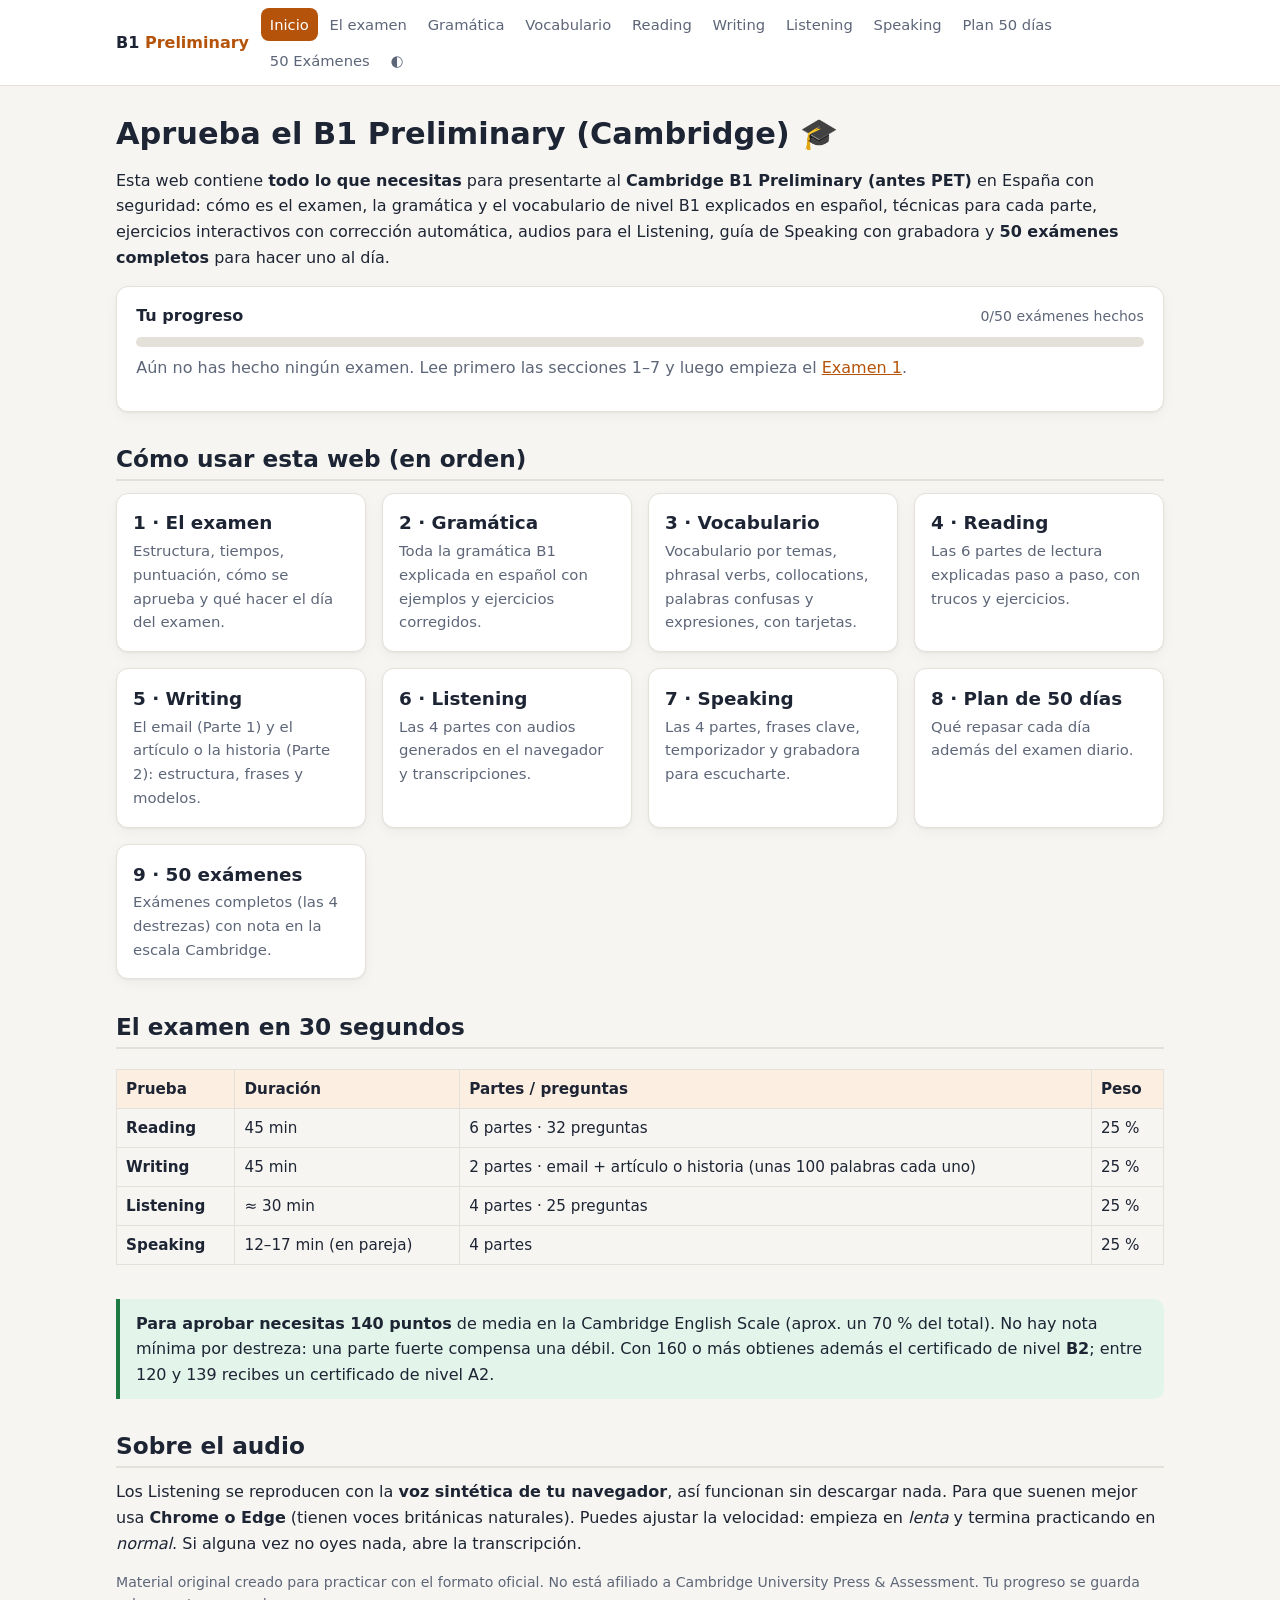
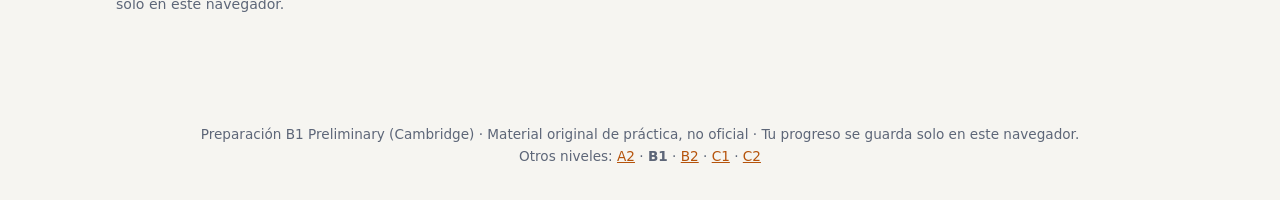
<file: index.html>
<!doctype html>
<html lang="es">
<head>
<meta charset="utf-8"><meta name="viewport" content="width=device-width,initial-scale=1">
<title>B1 Preliminary · Preparación</title>
<meta name="description" content="Todo para aprobar el Cambridge B1 Preliminary (PET) en España: explicaciones en español, gramática, vocabulario, práctica interactiva y 50 exámenes completos.">
<link rel="stylesheet" href="assets/style.css">
<link rel="icon" href="data:image/svg+xml,<svg xmlns='http://www.w3.org/2000/svg' viewBox='0 0 100 100'><text y='.9em' font-size='90'>🎓</text></svg>">
</head>
<body>
<main class="wrap">
  <h1>Aprueba el B1 Preliminary (Cambridge) 🎓</h1>
  <p>Esta web contiene <b>todo lo que necesitas</b> para presentarte al <b>Cambridge B1 Preliminary (antes PET)</b> en España con seguridad: cómo es el examen, la gramática y el vocabulario de nivel B1 explicados en español, técnicas para cada parte, ejercicios interactivos con corrección automática, audios para el Listening, guía de Speaking con grabadora y <b>50 exámenes completos</b> para hacer uno al día.</p>

  <div class="card" id="progress"></div>

  <h2>Cómo usar esta web (en orden)</h2>
  <div class="grid">
    <a class="tile" href="guia.html"><h3>1 · El examen</h3><p>Estructura, tiempos, puntuación, cómo se aprueba y qué hacer el día del examen.</p></a>
    <a class="tile" href="gramatica.html"><h3>2 · Gramática</h3><p>Toda la gramática B1 explicada en español con ejemplos y ejercicios corregidos.</p></a>
    <a class="tile" href="vocabulario.html"><h3>3 · Vocabulario</h3><p>Vocabulario por temas, phrasal verbs, collocations, palabras confusas y expresiones, con tarjetas.</p></a>
    <a class="tile" href="reading.html"><h3>4 · Reading</h3><p>Las 6 partes de lectura explicadas paso a paso, con trucos y ejercicios.</p></a>
    <a class="tile" href="writing.html"><h3>5 · Writing</h3><p>El email (Parte 1) y el artículo o la historia (Parte 2): estructura, frases y modelos.</p></a>
    <a class="tile" href="listening.html"><h3>6 · Listening</h3><p>Las 4 partes con audios generados en el navegador y transcripciones.</p></a>
    <a class="tile" href="speaking.html"><h3>7 · Speaking</h3><p>Las 4 partes, frases clave, temporizador y grabadora para escucharte.</p></a>
    <a class="tile" href="plan.html"><h3>8 · Plan de 50 días</h3><p>Qué repasar cada día además del examen diario.</p></a>
    <a class="tile" href="examenes.html"><h3>9 · 50 exámenes</h3><p>Exámenes completos (las 4 destrezas) con nota en la escala Cambridge.</p></a>
  </div>

  <h2>El examen en 30 segundos</h2>
  <div class="table-wrap"><table>
    <tr><th>Prueba</th><th>Duración</th><th>Partes / preguntas</th><th>Peso</th></tr>
    <tr><td><b>Reading</b></td><td>45 min</td><td>6 partes · 32 preguntas</td><td>25 %</td></tr>
    <tr><td><b>Writing</b></td><td>45 min</td><td>2 partes · email + artículo o historia (unas 100 palabras cada uno)</td><td>25 %</td></tr>
    <tr><td><b>Listening</b></td><td>≈ 30 min</td><td>4 partes · 25 preguntas</td><td>25 %</td></tr>
    <tr><td><b>Speaking</b></td><td>12–17 min (en pareja)</td><td>4 partes</td><td>25 %</td></tr>
  </table></div>
  <div class="key"><p><b>Para aprobar necesitas 140 puntos</b> de media en la Cambridge English Scale (aprox. un 70 % del total). No hay nota mínima por destreza: una parte fuerte compensa una débil. Con 160 o más obtienes además el certificado de nivel <b>B2</b>; entre 120 y 139 recibes un certificado de nivel A2.</p></div>

  <h2>Sobre el audio</h2>
  <p>Los Listening se reproducen con la <b>voz sintética de tu navegador</b>, así funcionan sin descargar nada. Para que suenen mejor usa <b>Chrome o Edge</b> (tienen voces británicas naturales). Puedes ajustar la velocidad: empieza en <i>lenta</i> y termina practicando en <i>normal</i>. Si alguna vez no oyes nada, abre la transcripción.</p>
  <p class="small muted">Material original creado para practicar con el formato oficial. No está afiliado a Cambridge University Press &amp; Assessment. Tu progreso se guarda solo en este navegador.</p>
</main>
<script src="assets/app.js"></script>
<script>
document.addEventListener('DOMContentLoaded', () => {
  const res = store.get('results', {});
  const done = Object.keys(res).length;
  const scores = Object.values(res).map(r => r.overall).filter(Boolean);
  const avg = scores.length ? Math.round(scores.reduce((a, b) => a + b, 0) / scores.length) : null;
  $('#progress').innerHTML = `<div class="row" style="justify-content:space-between"><b>Tu progreso</b><span class="small muted">${done}/50 exámenes hechos</span></div>
   <div class="bar" style="margin:.5rem 0"><i style="width:${done * 2}%"></i></div>
   ${avg ? `<p>Media de tus exámenes: <b>${avg}</b> · ${grade(avg)[0]}</p>` : `<p class="muted">Aún no has hecho ningún examen. Lee primero las secciones 1–7 y luego empieza el <a href="examen.html?n=1">Examen 1</a>.</p>`}
   ${done ? `<a class="btn" href="examen.html?n=${Math.min(50, done + 1)}">Continuar: examen ${Math.min(50, done + 1)} →</a>` : ''}`;
});
</script>
</body>
</html>
</file>
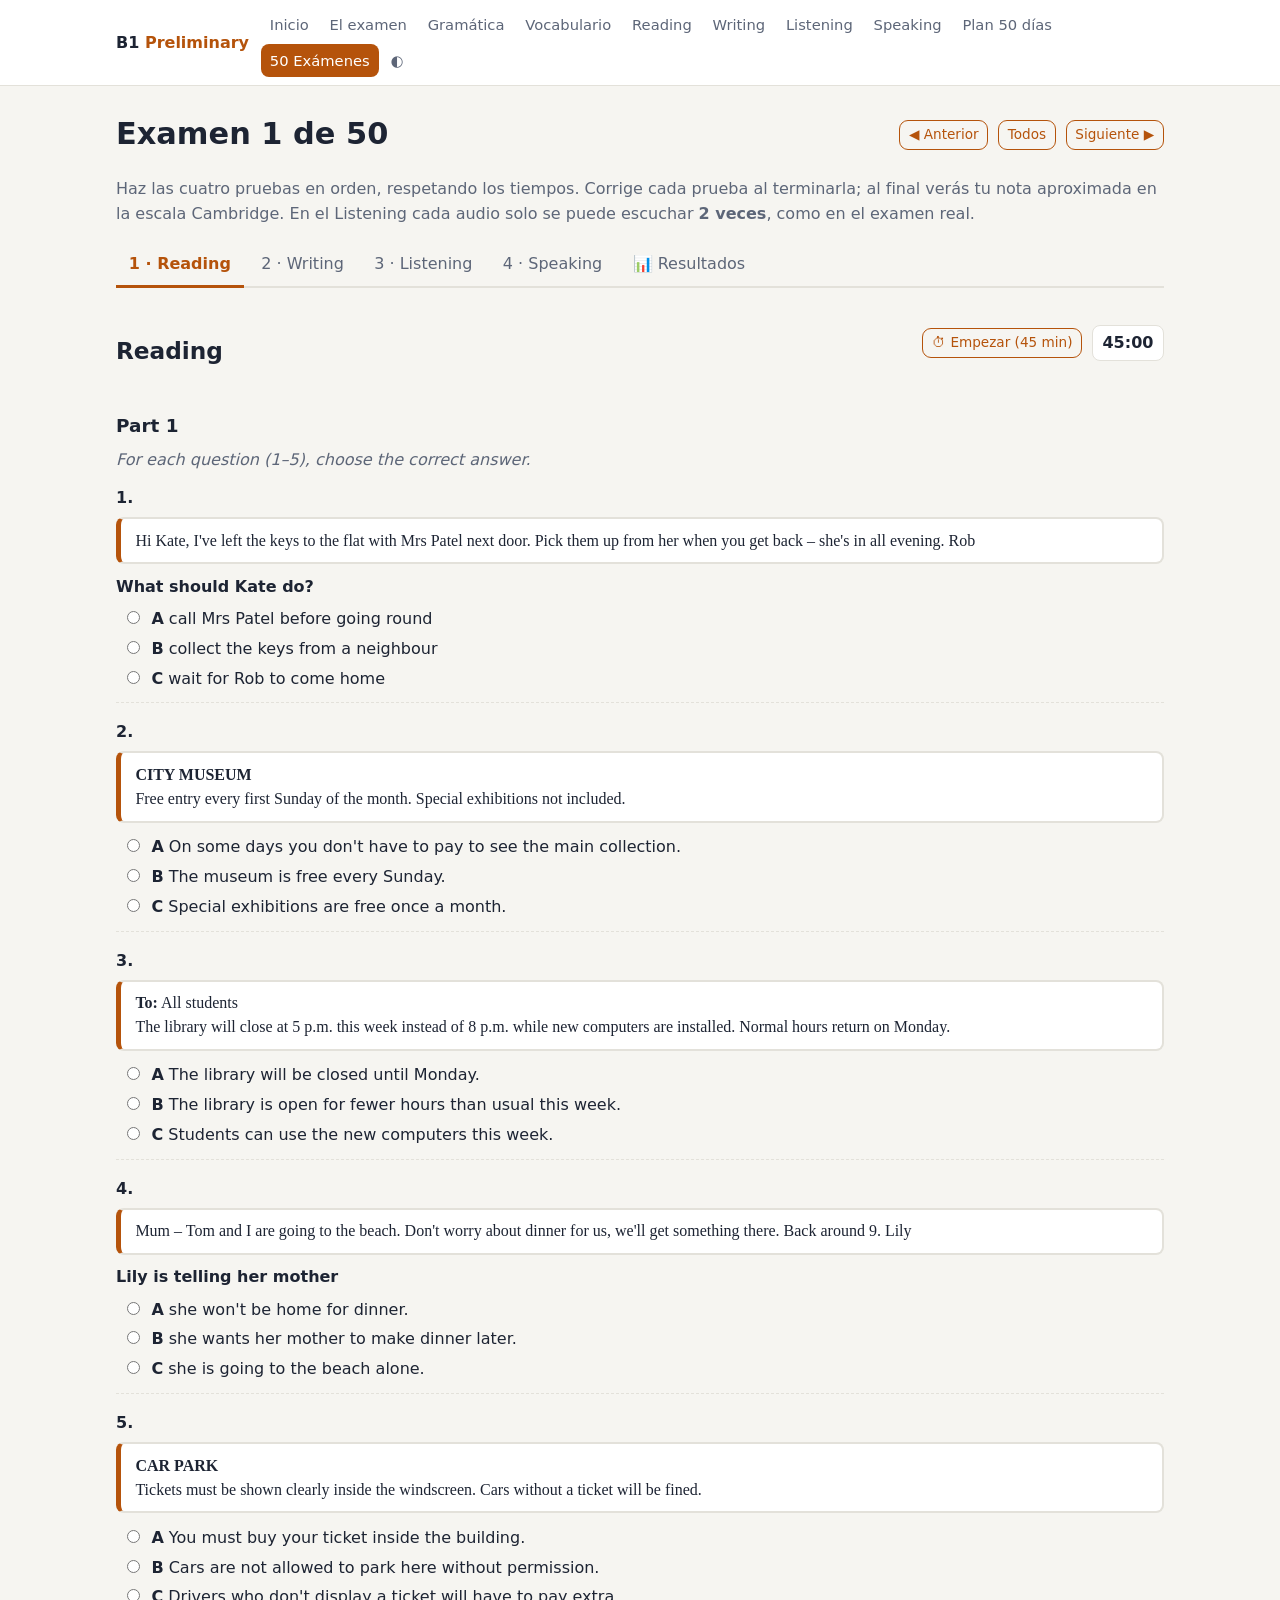
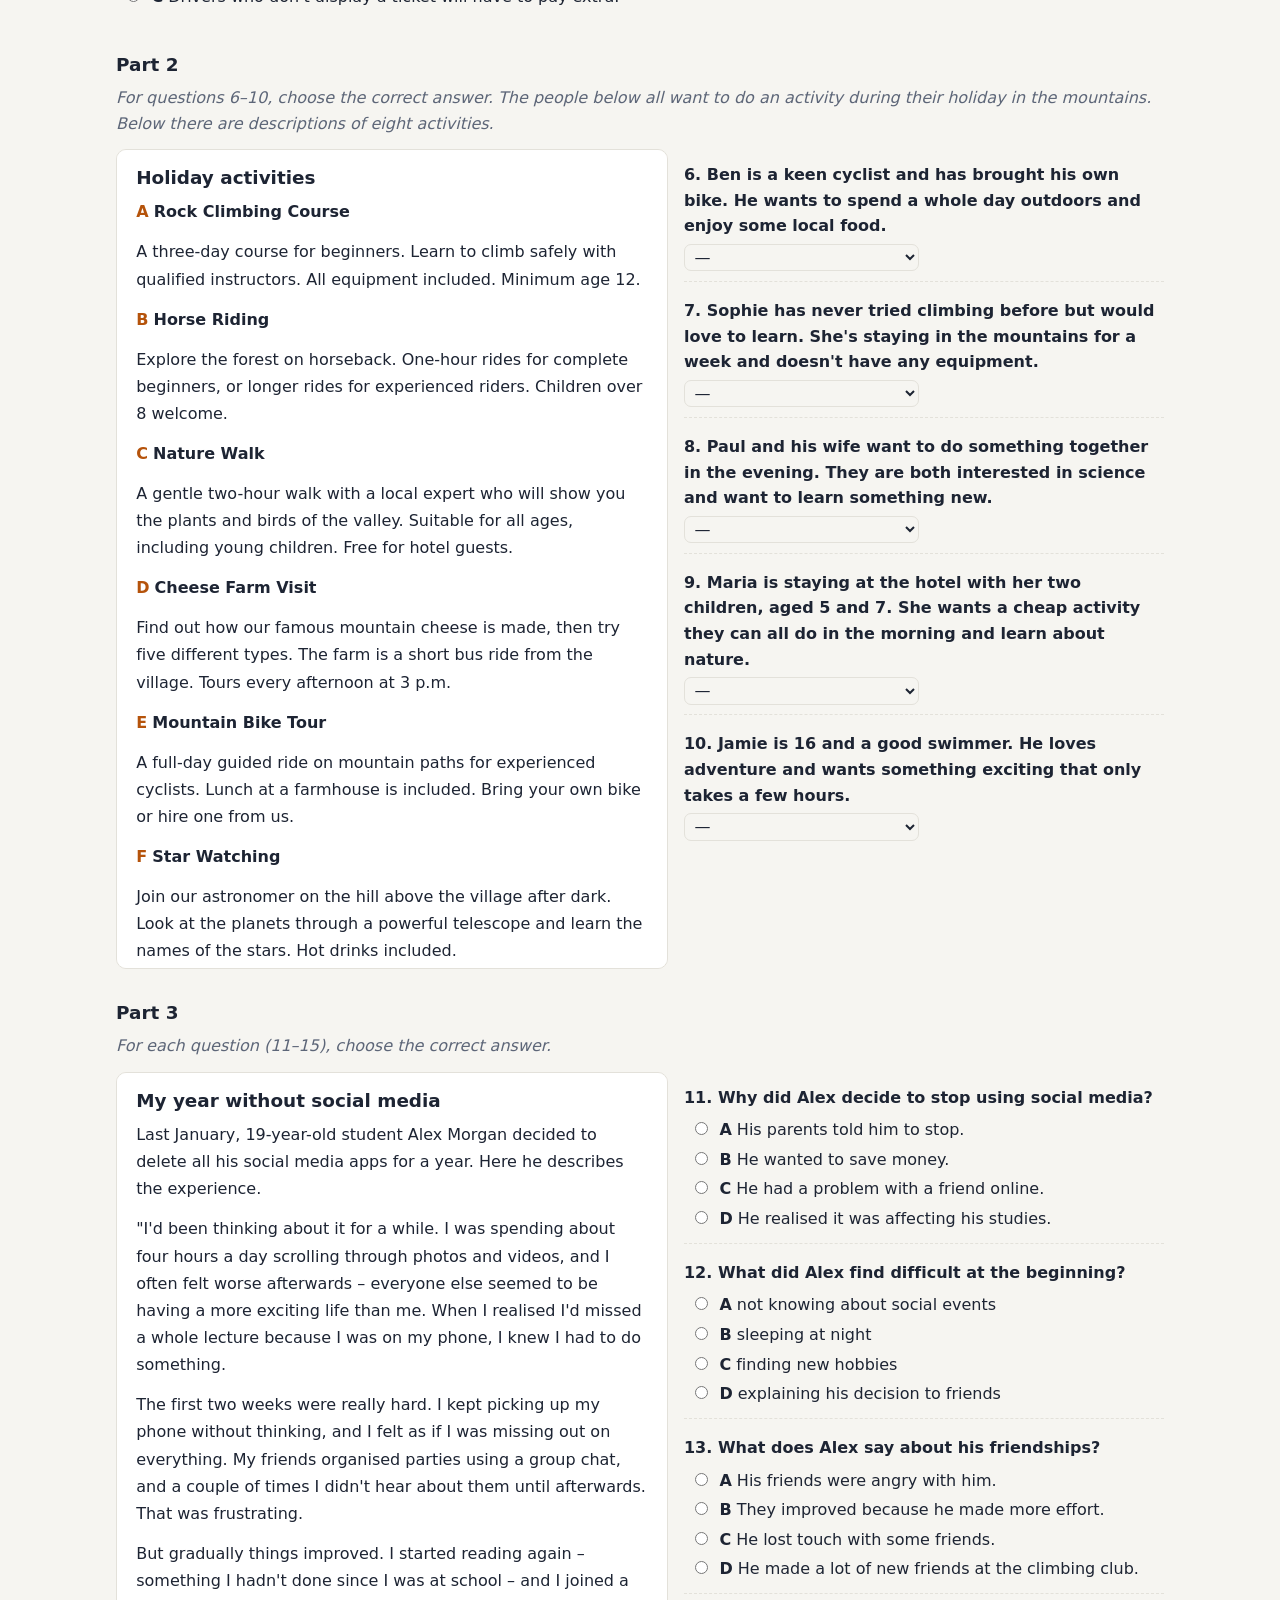
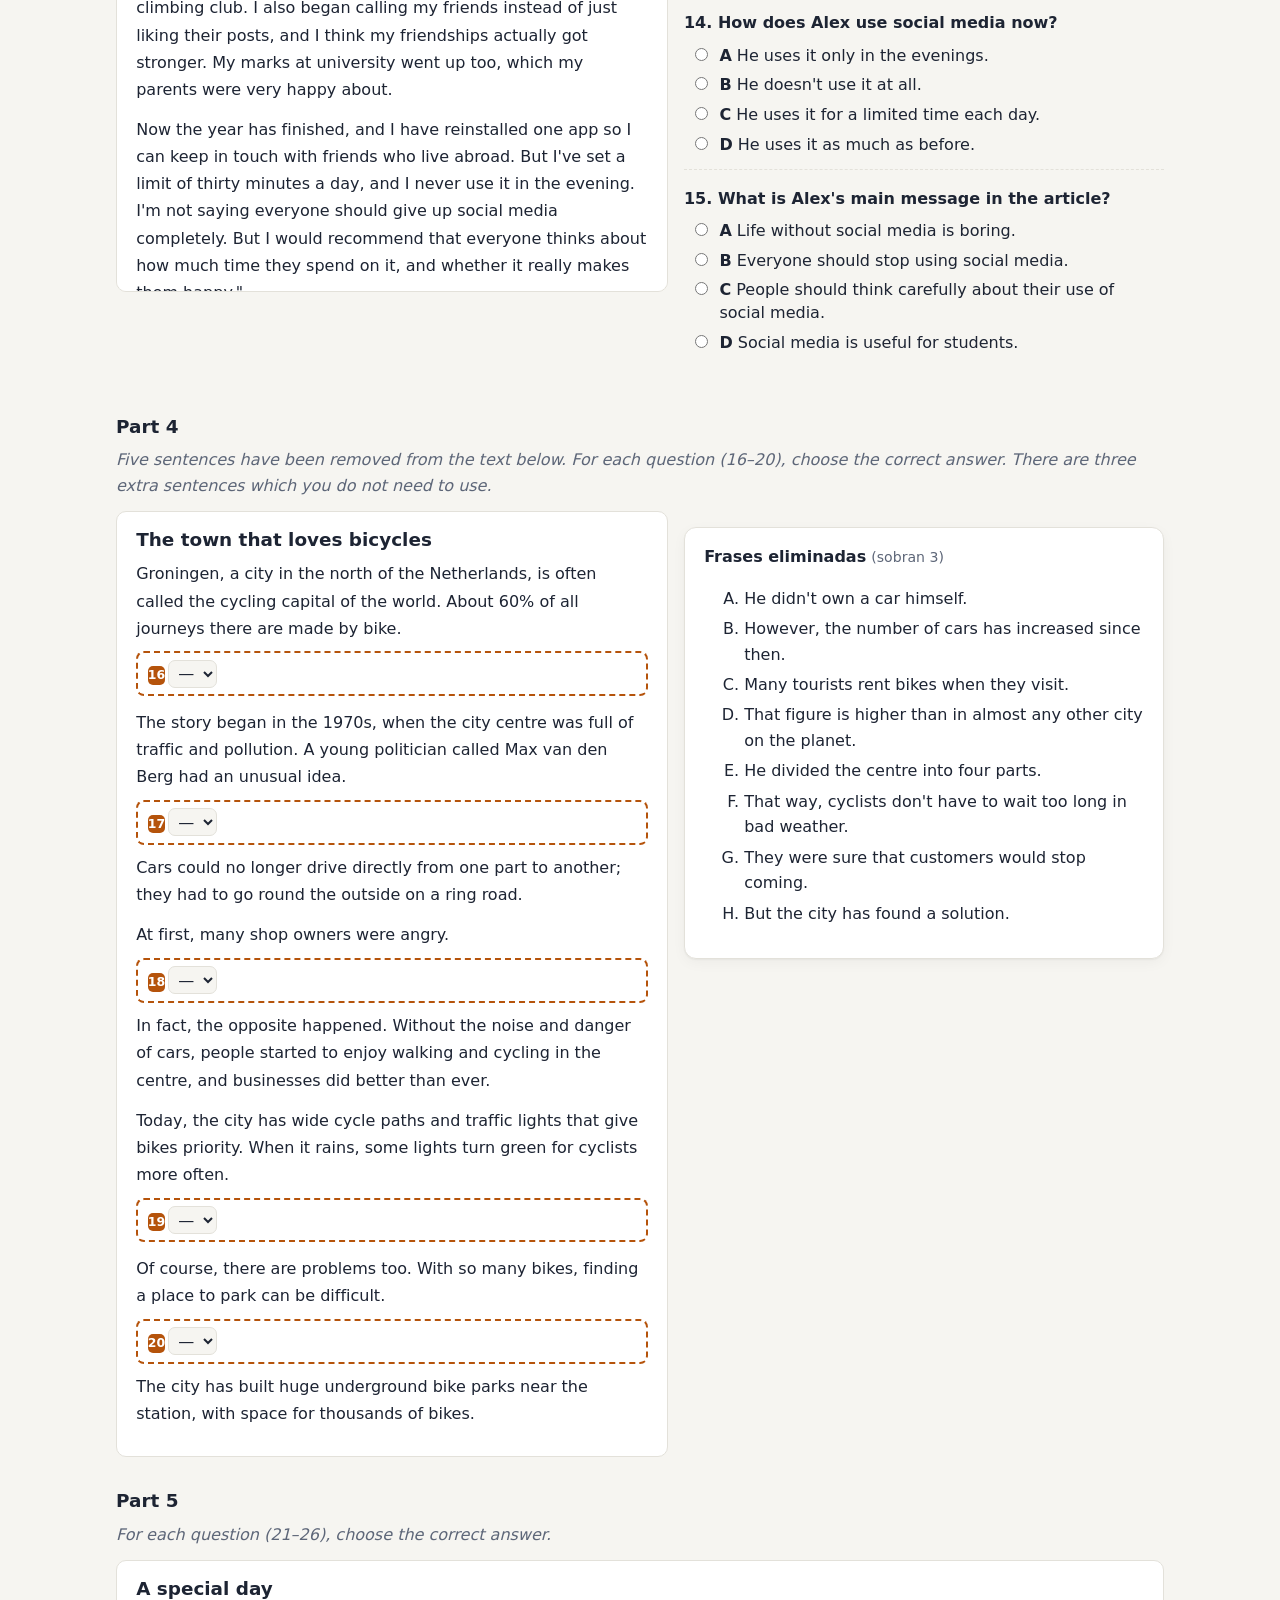
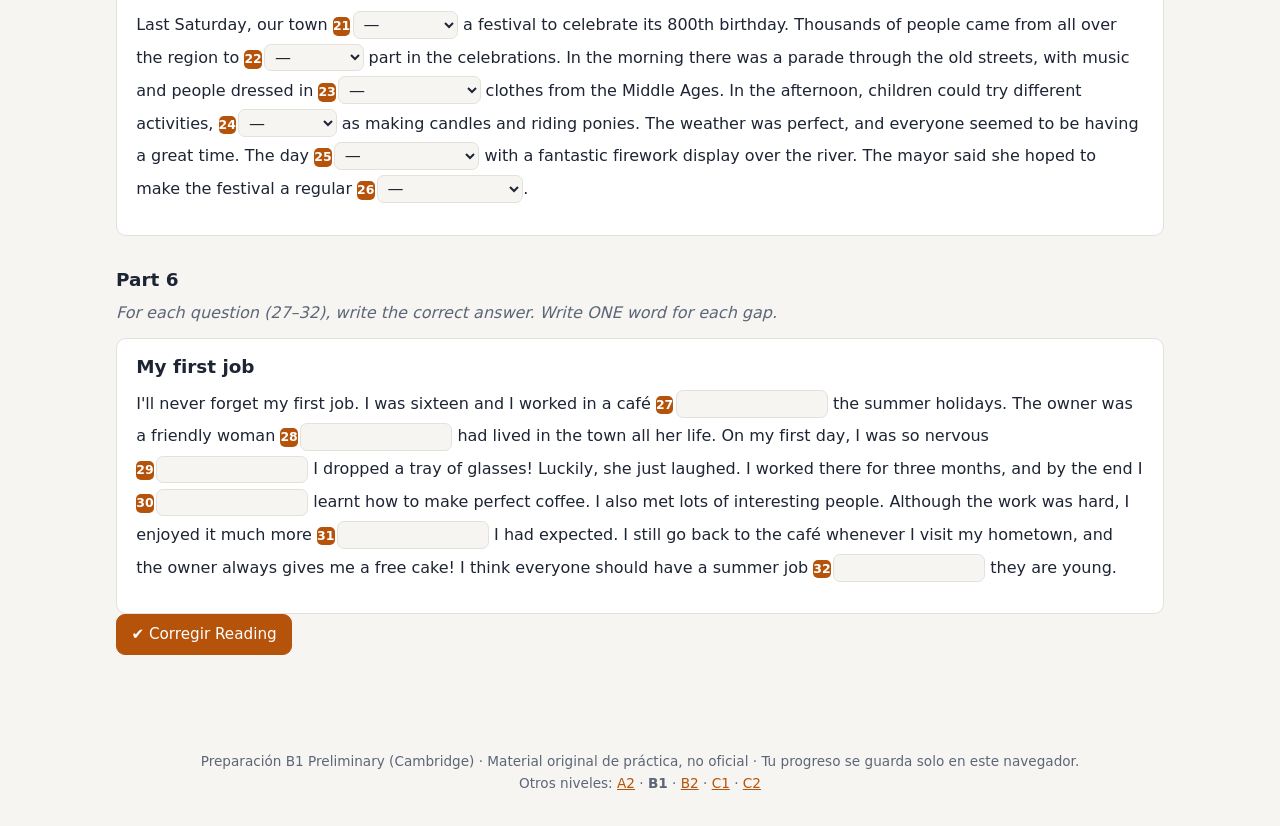
<file: examen.html>
<!doctype html>
<html lang="es">
<head>
<meta charset="utf-8"><meta name="viewport" content="width=device-width,initial-scale=1">
<title>Examen B1 Preliminary</title>
<link rel="stylesheet" href="assets/style.css">
<link rel="icon" href="data:image/svg+xml,<svg xmlns='http://www.w3.org/2000/svg' viewBox='0 0 100 100'><text y='.9em' font-size='90'>🎓</text></svg>">
</head>
<body>
<main class="wrap">
<div class="paper-head"><h1 id="title">Examen</h1><div class="row"><a class="btn ghost sm" id="prev">◀ Anterior</a><a class="btn ghost sm" href="examenes.html">Todos</a><a class="btn ghost sm" id="next">Siguiente ▶</a></div></div>
<p class="muted">Haz las cuatro pruebas en orden, respetando los tiempos. Corrige cada prueba al terminarla; al final verás tu nota aproximada en la escala Cambridge. En el Listening cada audio solo se puede escuchar <b>2 veces</b>, como en el examen real.</p>
<div id="exam"></div>
</main>
<script src="assets/app.js"></script>
<script>
window.SHUFFLE = true;
const TOTAL = SITE.exams;
const N = Math.min(TOTAL, Math.max(1, parseInt(new URLSearchParams(location.search).get('n')) || 1));
document.title = `Examen ${N} · ${SITE.name}`;
$('#title').textContent = `Examen ${N} de ${TOTAL}`;
$('#prev').href = `examen.html?n=${Math.max(1, N - 1)}`;
$('#next').href = `examen.html?n=${Math.min(TOTAL, N + 1)}`;

/* PAPERS: clave → [nombre, peso en la nota global] */
const PAPERS = { rea: ['Reading', 1], wri: ['Writing', 1], lis: ['Listening', 1], spk: ['Speaking', 1] };
function saveResult(key, score, max) {
  const all = store.get('results', {}); const r = all[N] || {};
  r[key] = Math.round(toScale(score / max));
  r[key + 'Raw'] = `${score}/${max}`;
  const ks = Object.keys(PAPERS).filter(k => r[k]);
  const w = ks.reduce((a, k) => a + PAPERS[k][1], 0);
  r.overall = Math.round(ks.reduce((a, k) => a + r[k] * PAPERS[k][1], 0) / w);
  r.complete = Object.keys(PAPERS).every(k => r[k]);
  r.date = new Date().toISOString().slice(0, 10);
  all[N] = r; store.set('results', all);
  showResults();
}
function scoreBox(score, max) {
  const sc = toScale(score / max), [g, cls] = grade(sc);
  return `<div class="score ${cls}">Puntuación: ${score}/${max} (${Math.round(score / max * 100)} %) → <b>${sc}</b> en la escala Cambridge · ${g}</div>`;
}

/* Prueba con partes autocorregibles. parts = [[título, instrucciones, tipo, datos, ...args]] */
function paper(container, key, minutes, parts, note = '') {
  const head = document.createElement('div'); head.className = 'paper-head';
  head.innerHTML = `<h2 style="border:0">${PAPERS[key][0]}</h2>`;
  head.append(timer(minutes * 60, `Empezar (${minutes} min)`));
  container.append(head);
  if (note) container.insertAdjacentHTML('beforeend', `<p class="small muted">${note}</p>`);
  const rs = [];
  parts.forEach(([title, instr, type, data, ...args]) => {
    const sec = document.createElement('section');
    sec.innerHTML = `<h3 class="part-title">${title}</h3><p class="instr">${instr}</p>`;
    const body = document.createElement('div'); sec.append(body); container.append(sec);
    rs.push(R[type](body, data, ...args));
  });
  const foot = document.createElement('div'); foot.innerHTML = `<button class="btn">✔ Corregir ${PAPERS[key][0]}</button><div class="res"></div>`;
  container.append(foot);
  const btn = $('button', foot);
  const update = () => { const t = rs.reduce((a, r) => { const s = r.score(); return [a[0] + s.score, a[1] + s.max]; }, [0, 0]); $('.res', foot).innerHTML = scoreBox(t[0], t[1]); saveResult(key, t[0], t[1]); };
  btn.onclick = () => { if (!confirmLeft(container)) return; rs.forEach(r => r.check()); btn.disabled = true; TTS.stop(); update(); };
  scoreHooks.push(() => btn.disabled && update());
}
function confirmLeft(c) {
  const empty = $$('input[type=text],select', c).filter(x => !x.value).length;
  const radiosQ = $$('.q', c).filter(q => $('input[type=radio]', q) && !$('input:checked', q)).length;
  const n = empty + radiosQ;
  if (!n) return true;
  const w = c.querySelector('.leftwarn') || document.createElement('div');
  w.className = 'warn leftwarn';
  if (w.dataset.ok) return true;
  w.innerHTML = `Te quedan <b>${n}</b> respuestas en blanco. En el examen real <b>no restan</b>: ¡rellénalas! Pulsa «Corregir» otra vez si quieres corregir igualmente.`;
  w.dataset.ok = 1; c.lastElementChild.before(w); return false;
}
const sel05 = () => `<select>${[0, 1, 2, 3, 4, 5].map(v => `<option ${v === 3 ? 'selected' : ''}>${v}</option>`).join('')}</select>`;

/* Writing autoevaluado. tasks = [{title, html, min, max, choose?:[{label, html}]}] */
function writingPaper(c, minutes, intro, tasks, crits) {
  const head = document.createElement('div'); head.className = 'paper-head';
  head.innerHTML = `<h2 style="border:0">${PAPERS.wri[0]}</h2>`; head.append(timer(minutes * 60, `Empezar (${minutes} min)`)); c.append(head);
  c.insertAdjacentHTML('beforeend', `<p class="instr">${intro} Consulta los <a href="writing.html">modelos</a> solo después de escribir.</p>`);
  tasks.forEach((t, ti) => {
    c.insertAdjacentHTML('beforeend', `<h3 class="part-title">${t.title}</h3>${t.html || ''}${t.choose ? t.choose.map((o, i) => `<label class="opt card" style="display:flex"><input type="radio" name="wc${ti}" value="${i}" ${i === 0 ? 'checked' : ''}><span><b>${o.label}</b><br>${o.html}</span></label>`).join('') : ''}<div class="wbox"></div>`);
    $$('.wbox', c).pop().append(writingBox(`ex${N}.w${ti + 1}`, t.min, t.max));
  });
  c.insertAdjacentHTML('beforeend', `<h3 class="part-title">Autoevaluación</h3><p class="small muted">Cuando termines, compara con los modelos de la sección Writing y puntúa con sinceridad cada criterio de 0 a 5 (3 = aprobado justo, 5 = excelente). Si puedes, pide a un profesor que te lo corrija.</p>
   <div class="crit wcrit"></div><button class="btn wsave" style="margin-top:.6rem">Guardar nota de Writing</button><div class="wres"></div>`);
  const labels = tasks.length > 1 ? tasks.map((t, i) => `Tarea ${i + 1}`) : [''];
  $('.wcrit', c).innerHTML = labels.map(p => crits.map(k => `<span>${p ? p + ' · ' : ''}${k}</span>${sel05()}`).join('')).join('');
  const max = labels.length * crits.length * 5;
  $('.wsave', c).onclick = () => { const s = $$('.wcrit select', c).reduce((a, x) => a + +x.value, 0); $('.wres', c).innerHTML = scoreBox(s, max); saveResult('wri', s, max); };
}

/* Speaking autoevaluado. parts = [{title, html, time}] */
function speakingPaper(c, intro, parts, crits) {
  c.insertAdjacentHTML('beforeend', `<div class="paper-head"><h2 style="border:0">Speaking</h2></div><p class="instr">${intro}</p>`);
  parts.forEach(p => { c.insertAdjacentHTML('beforeend', `<h3 class="part-title">${p.title}</h3>${p.html}<div class="tslot"></div>`); const el = $$('.tslot', c).pop(); el.append(timer(p.time)); el.append(recorder()); });
  c.insertAdjacentHTML('beforeend', `<h3 class="part-title">Autoevaluación</h3><p class="small muted">Escucha tus grabaciones y puntúa de 0 a 5.</p><div class="crit scrit"></div><button class="btn ssave" style="margin-top:.6rem">Guardar nota de Speaking</button><div class="sres"></div>`);
  speakables(c);
  $('.scrit', c).innerHTML = crits.map(k => `<span>${k}</span>${sel05()}`).join('');
  const max = crits.length * 5;
  $('.ssave', c).onclick = () => { const v = $$('.scrit select', c).reduce((a, x) => a + +x.value, 0); $('.sres', c).innerHTML = scoreBox(v, max); saveResult('spk', v, max); };
}
const ul = (qs, say = true) => `<ul>${qs.map(q => `<li ${say ? 'data-say' : ''}>${q}</li>`).join('')}</ul>`;

function showResults() {
  const r = store.get('results', {})[N]; const el = $('#results'); if (!el) return;
  if (!r) { el.innerHTML = '<p class="muted">Aún no has corregido ninguna prueba de este examen.</p>'; return; }
  const [g, cls] = grade(r.overall);
  el.innerHTML = `<div class="table-wrap"><table><tr><th>Prueba</th><th>Bruto</th><th>Escala</th></tr>${Object.entries(PAPERS).map(([k, [n]]) => `<tr><td>${n}</td><td>${r[k + 'Raw'] || '—'}</td><td>${r[k] || '—'}</td></tr>`).join('')}</table></div>
   <div class="score ${cls}">Nota global${r.complete ? '' : ' (provisional: faltan pruebas)'}: <b>${r.overall}</b> · ${g}</div>
   <p class="small muted">La conversión a la escala es aproximada (≈70 % = 140, aprobado; ≈90 % = 160, nivel B2). Las cuatro destrezas pesan lo mismo (25 % cada una).</p>
   ${N < TOTAL ? `<a class="btn" href="examen.html?n=${N + 1}">Mañana: examen ${N + 1} →</a>` : `<p><b>¡Has completado los ${TOTAL} exámenes! Estás preparado/a.</b></p>`}`;
}

/* ===== Estructura específica de este nivel ===== */
function render(d) {
  const root = $('#exam');
  root.innerHTML = `<div class="tabs-root" id="extabs"><div class="tabs"><button>1 · Reading</button><button>2 · Writing</button><button>3 · Listening</button><button>4 · Speaking</button><button>📊 Resultados</button></div>
   <section class="tabpanel" id="pr"></section><section class="tabpanel" id="pw"></section><section class="tabpanel" id="pl"></section><section class="tabpanel" id="ps"></section><section class="tabpanel"><h2>Resultados del examen ${N}</h2><div id="results"></div></section></div>`;
  paper($('#pr'), 'rea', 45, [
    ['Part 1', 'For each question (1–5), choose the correct answer.', 'mcq', d.r1, 1, 1],
    ['Part 2', 'For questions 6–10, choose the correct answer. ' + d.r2.intro, 'p7', { title: d.r2.title, sections: d.r2.sections, q: d.r2.people, ans: d.r2.ans, mix: true }, 1, 6],
    ['Part 3', 'For each question (11–15), choose the correct answer.', 'p5', d.r3, 1, 11],
    ['Part 4', 'Five sentences have been removed from the text below. For each question (16–20), choose the correct answer. There are three extra sentences which you do not need to use.', 'p6', d.r4, 1],
    ['Part 5', 'For each question (21–26), choose the correct answer.', 'p1', d.r5],
    ['Part 6', 'For each question (27–32), write the correct answer. Write ONE word for each gap.', 'open', d.r6],
  ]);
  writingPaper($('#pw'), 45, 'Escribe la Parte 1 (obligatoria) y UNA de las tareas de la Parte 2. Unas 100 palabras cada una.', [
    { title: 'Part 1 · Email (obligatorio)', min: 90, max: 130, html: `<div class="card"><p>${d.w1.ctx}</p><div class="notice">${d.w1.email.replace(/\n/g, '<br>')}</div><p><b>Notes:</b> ${d.w1.notes.map((n, i) => `<span class="pill">${i + 1}</span> ${n}`).join(' · ')}</p><p>Write your email to ${d.w1.from} using <b>all the notes</b>. Write about 100 words.</p></div>` },
    { title: 'Part 2 · Elige una', min: 90, max: 130, choose: d.w2.map((t, i) => ({ label: `${i + 2}. ${t.type}`, html: t.task + ' <i>Write about 100 words.</i>' })) },
  ], ['Content', 'Communicative Achievement', 'Organisation', 'Language']);
  paper($('#pl'), 'lis', 30, [
    ['Part 1', 'For each question (1–7), choose the correct answer.', 'l1', d.l1, 2, 1],
    ['Part 2', 'For each question (8–13), choose the correct answer.', 'l1', d.l2, 2, 8],
    ['Part 3', 'For each question (14–19), write the correct answer in the gap. Write ONE or TWO words or a number or a date or a time.', 'l2', d.l3, 2, 14],
    ['Part 4', 'For each question (20–25), choose the correct answer.', 'l4', d.l4, 2, 20],
  ]);
  const s = d.s;
  speakingPaper($('#ps'), 'Habla en voz alta, a ser posible con un compañero. Usa el temporizador y la grabadora. Pulsa 🔊 para oír al examinador.', [
    { title: 'Part 1 · Interview (2–3 min)', time: 150, html: ul(s.p1) },
    { title: 'Part 2 · Describe a photo (1 min cada uno)', time: 60, html: `<p class="small">Describe tu foto con todo detalle durante 1 minuto: quién, dónde, qué hacen, ropa, ambiente.</p><div class="photo"><b>Photo A:</b> ${s.p2.a}</div><div class="photo"><b>Photo B (tu compañero):</b> ${s.p2.b}</div>` },
    { title: 'Part 3 · Collaborative task (2–3 min)', time: 150, html: `<div class="card"><p data-say><b>${s.p3.q}</b></p><ul>${s.p3.ideas.map(i => `<li>${i}</li>`).join('')}</ul><p data-say><i>${s.p3.d}</i></p></div>` },
    { title: 'Part 4 · Discussion (3 min)', time: 180, html: ul(s.p4) },
  ], ['Grammar & Vocabulary', 'Discourse Management', 'Pronunciation', 'Interactive Communication', 'Global Achievement']);
  tabs($('#extabs'));
  showResults();
}

window.EXAM = render;
const sc = document.createElement('script');
sc.src = `data/exams/e${String(N).padStart(2, '0')}.js`;
sc.onerror = () => $('#exam').innerHTML = '<div class="warn">No se ha podido cargar este examen.</div>';
document.addEventListener('DOMContentLoaded', () => document.body.append(sc));
</script>
</body>
</html>
</file>
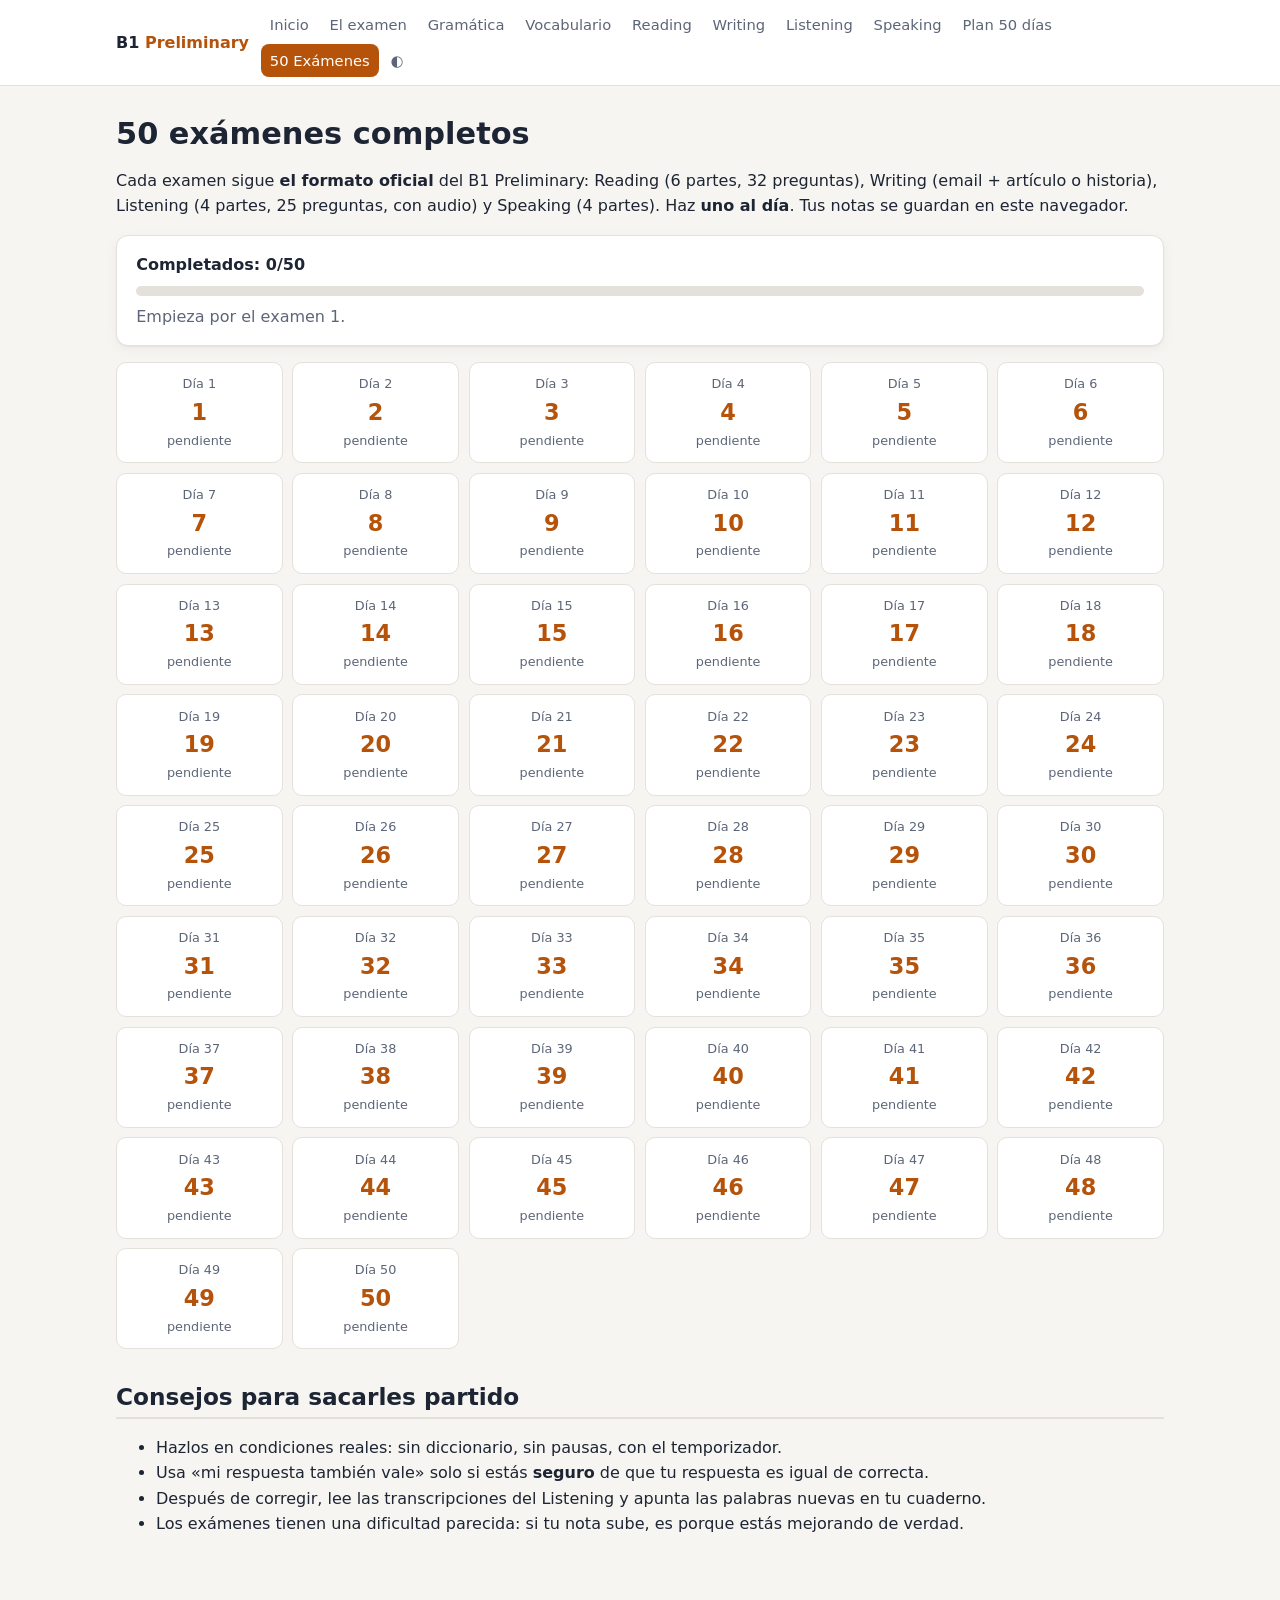
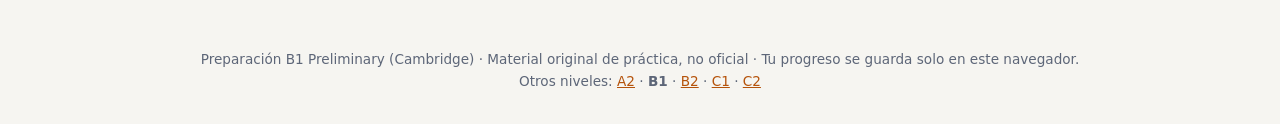
<file: examenes.html>
<!doctype html>
<html lang="es">
<head>
<meta charset="utf-8"><meta name="viewport" content="width=device-width,initial-scale=1">
<title>50 exámenes B1 Preliminary</title>
<link rel="stylesheet" href="assets/style.css">
<link rel="icon" href="data:image/svg+xml,<svg xmlns='http://www.w3.org/2000/svg' viewBox='0 0 100 100'><text y='.9em' font-size='90'>🎓</text></svg>">
</head>
<body>
<main class="wrap">
<h1>50 exámenes completos</h1>
<p>Cada examen sigue <b>el formato oficial</b> del B1 Preliminary: Reading (6 partes, 32 preguntas), Writing (email + artículo o historia), Listening (4 partes, 25 preguntas, con audio) y Speaking (4 partes). Haz <b>uno al día</b>. Tus notas se guardan en este navegador.</p>
<div class="card" id="summary"></div>
<div class="exams" id="grid"></div>
<h2>Consejos para sacarles partido</h2>
<ul>
<li>Hazlos en condiciones reales: sin diccionario, sin pausas, con el temporizador.</li>
<li>Usa «mi respuesta también vale» solo si estás <b>seguro</b> de que tu respuesta es igual de correcta.</li>
<li>Después de corregir, lee las transcripciones del Listening y apunta las palabras nuevas en tu cuaderno.</li>
<li>Los exámenes tienen una dificultad parecida: si tu nota sube, es porque estás mejorando de verdad.</li>
</ul>
</main>
<script src="assets/app.js"></script>
<script>
document.addEventListener('DOMContentLoaded', () => {
  const res = store.get('results', {});
  $('#grid').innerHTML = Array.from({ length: 50 }, (_, i) => {
    const n = i + 1, r = res[n];
    return `<a href="examen.html?n=${n}" class="${r && r.complete ? 'done' : ''}"><div class="s">Día ${n}</div><div class="n">${n}</div><div class="s">${r ? `${r.overall} · ${r.complete ? grade(r.overall)[0].split(' · ')[0] : 'en curso'}` : 'pendiente'}</div></a>`;
  }).join('');
  const sc = Object.values(res).filter(r => r.complete).map(r => r.overall);
  const avg = sc.length ? Math.round(sc.reduce((a, b) => a + b, 0) / sc.length) : null;
  const best = sc.length ? Math.max(...sc) : null;
  $('#summary').innerHTML = `<b>Completados: ${sc.length}/50</b><div class="bar" style="margin:.5rem 0"><i style="width:${sc.length * 2}%"></i></div>${avg ? `Media: <b>${avg}</b> (${grade(avg)[0]}) · Mejor: <b>${best}</b>` : '<span class="muted">Empieza por el examen 1.</span>'}`;
});
</script>
</body>
</html>
</file>
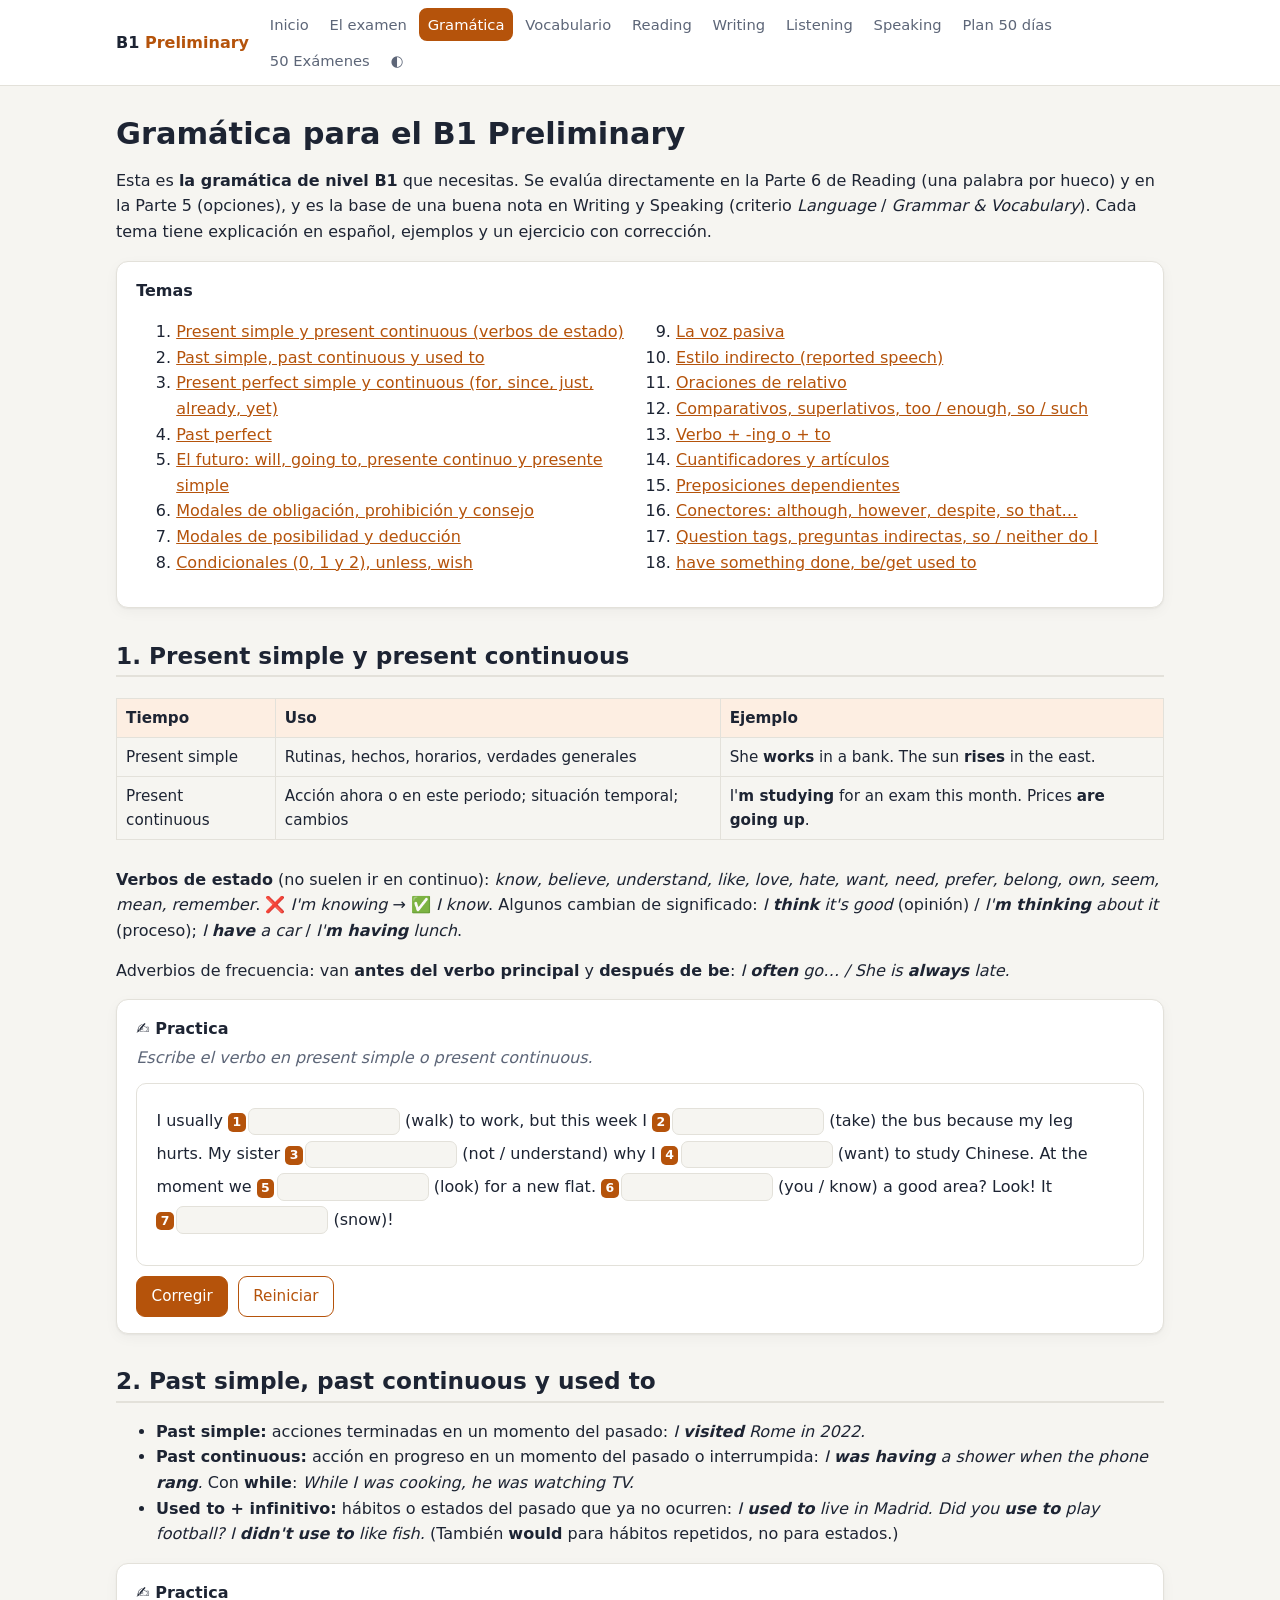
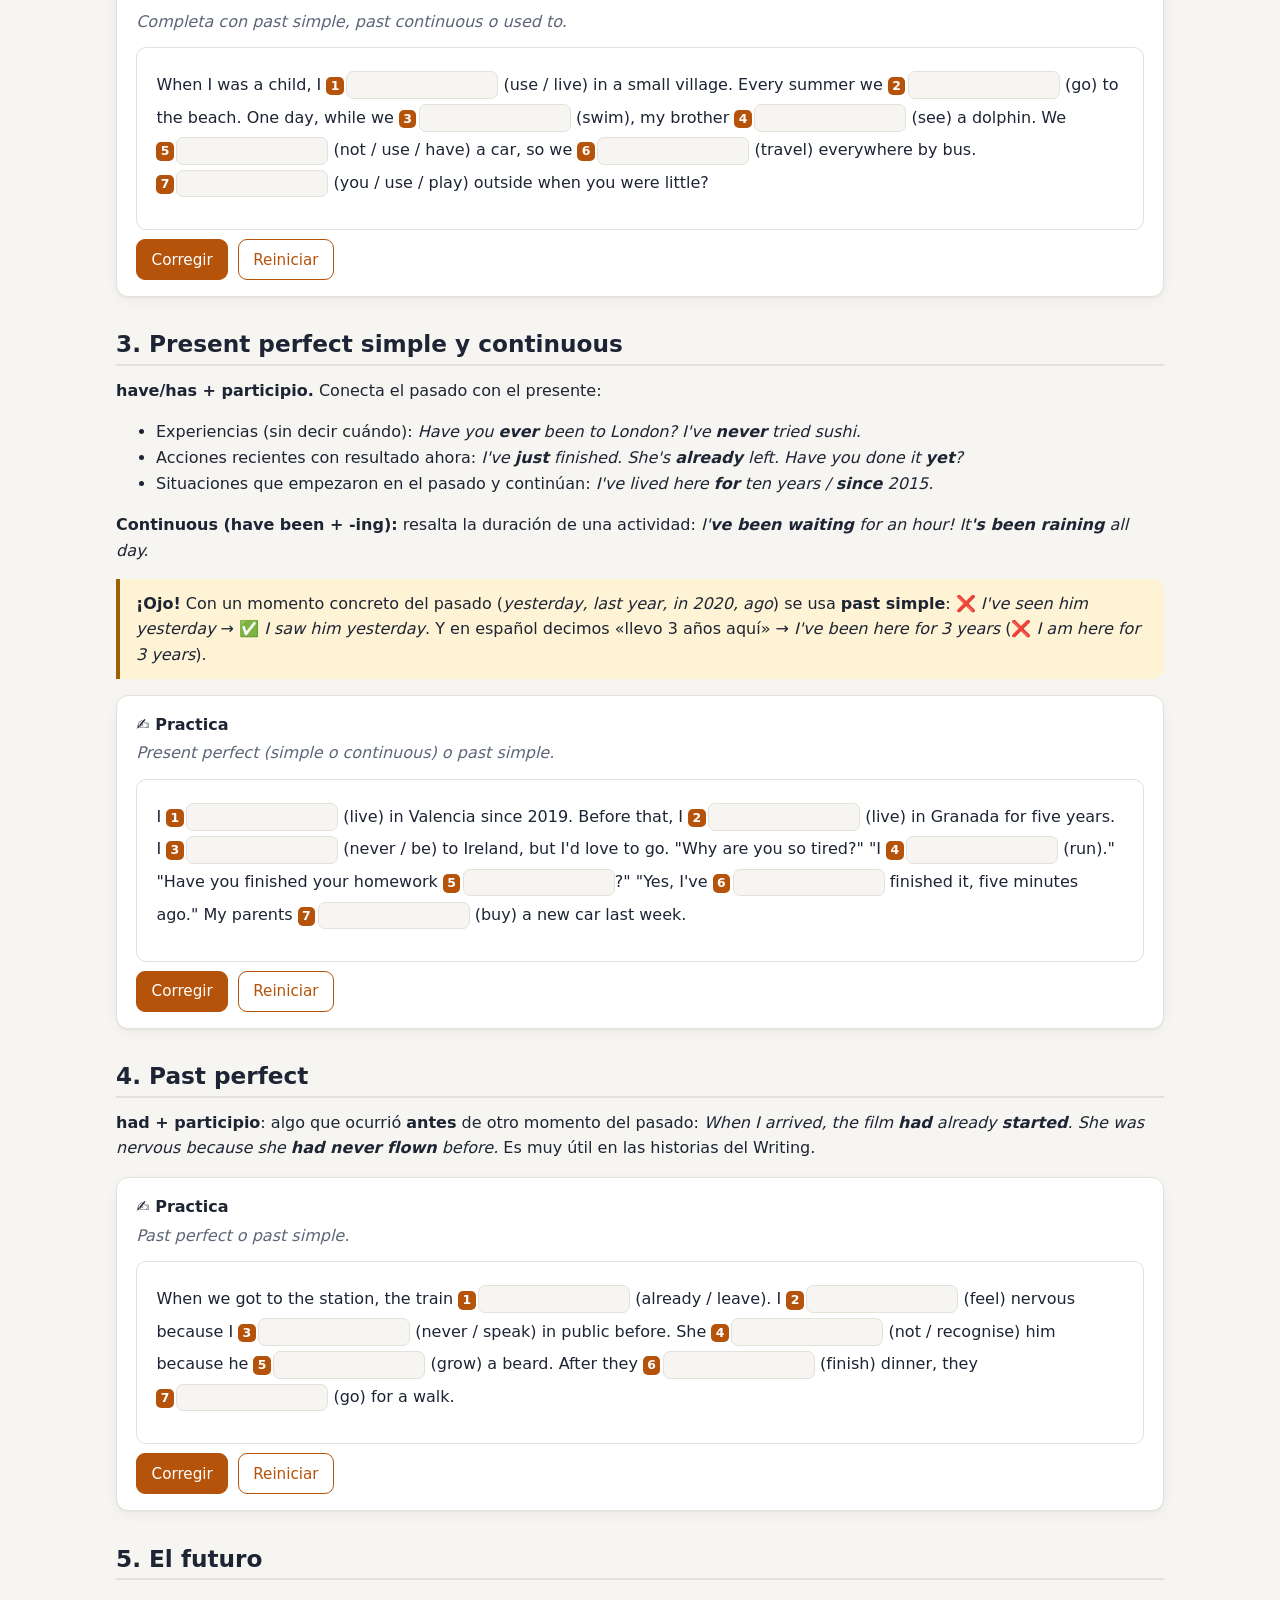
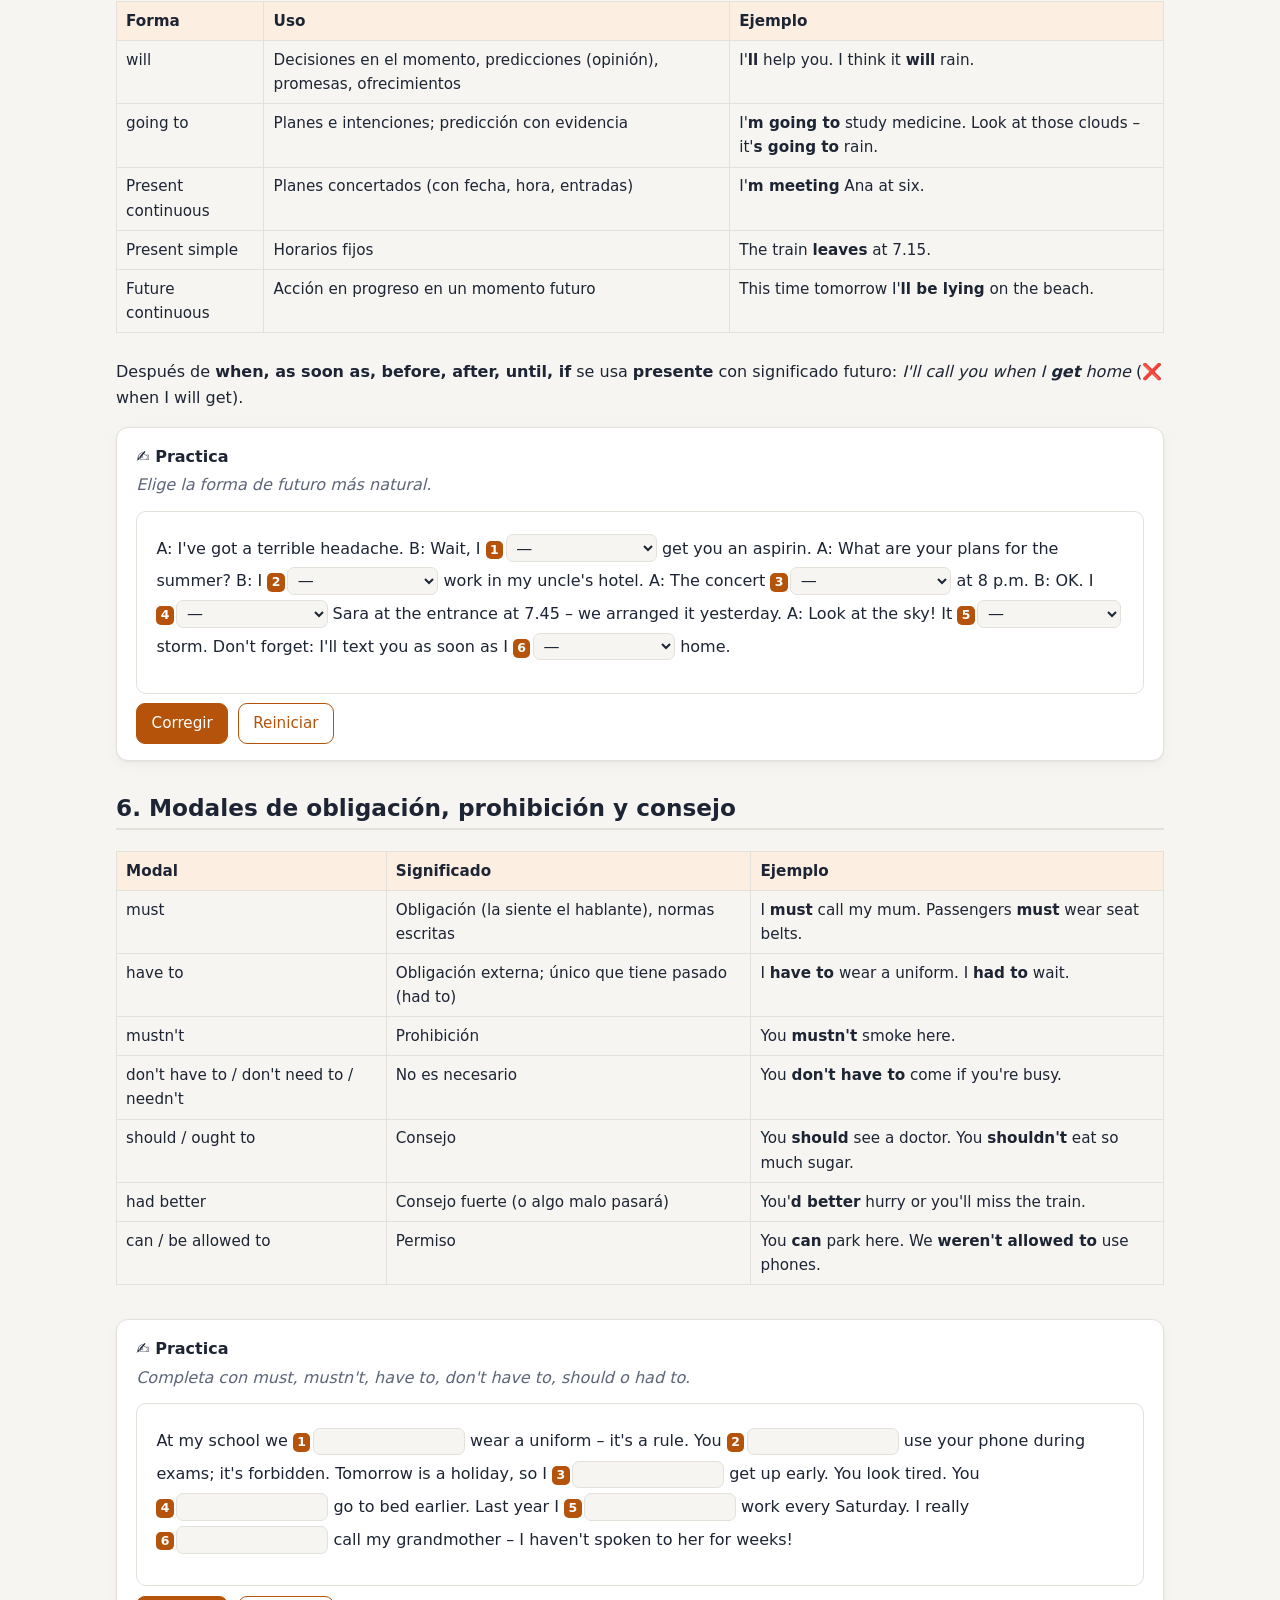
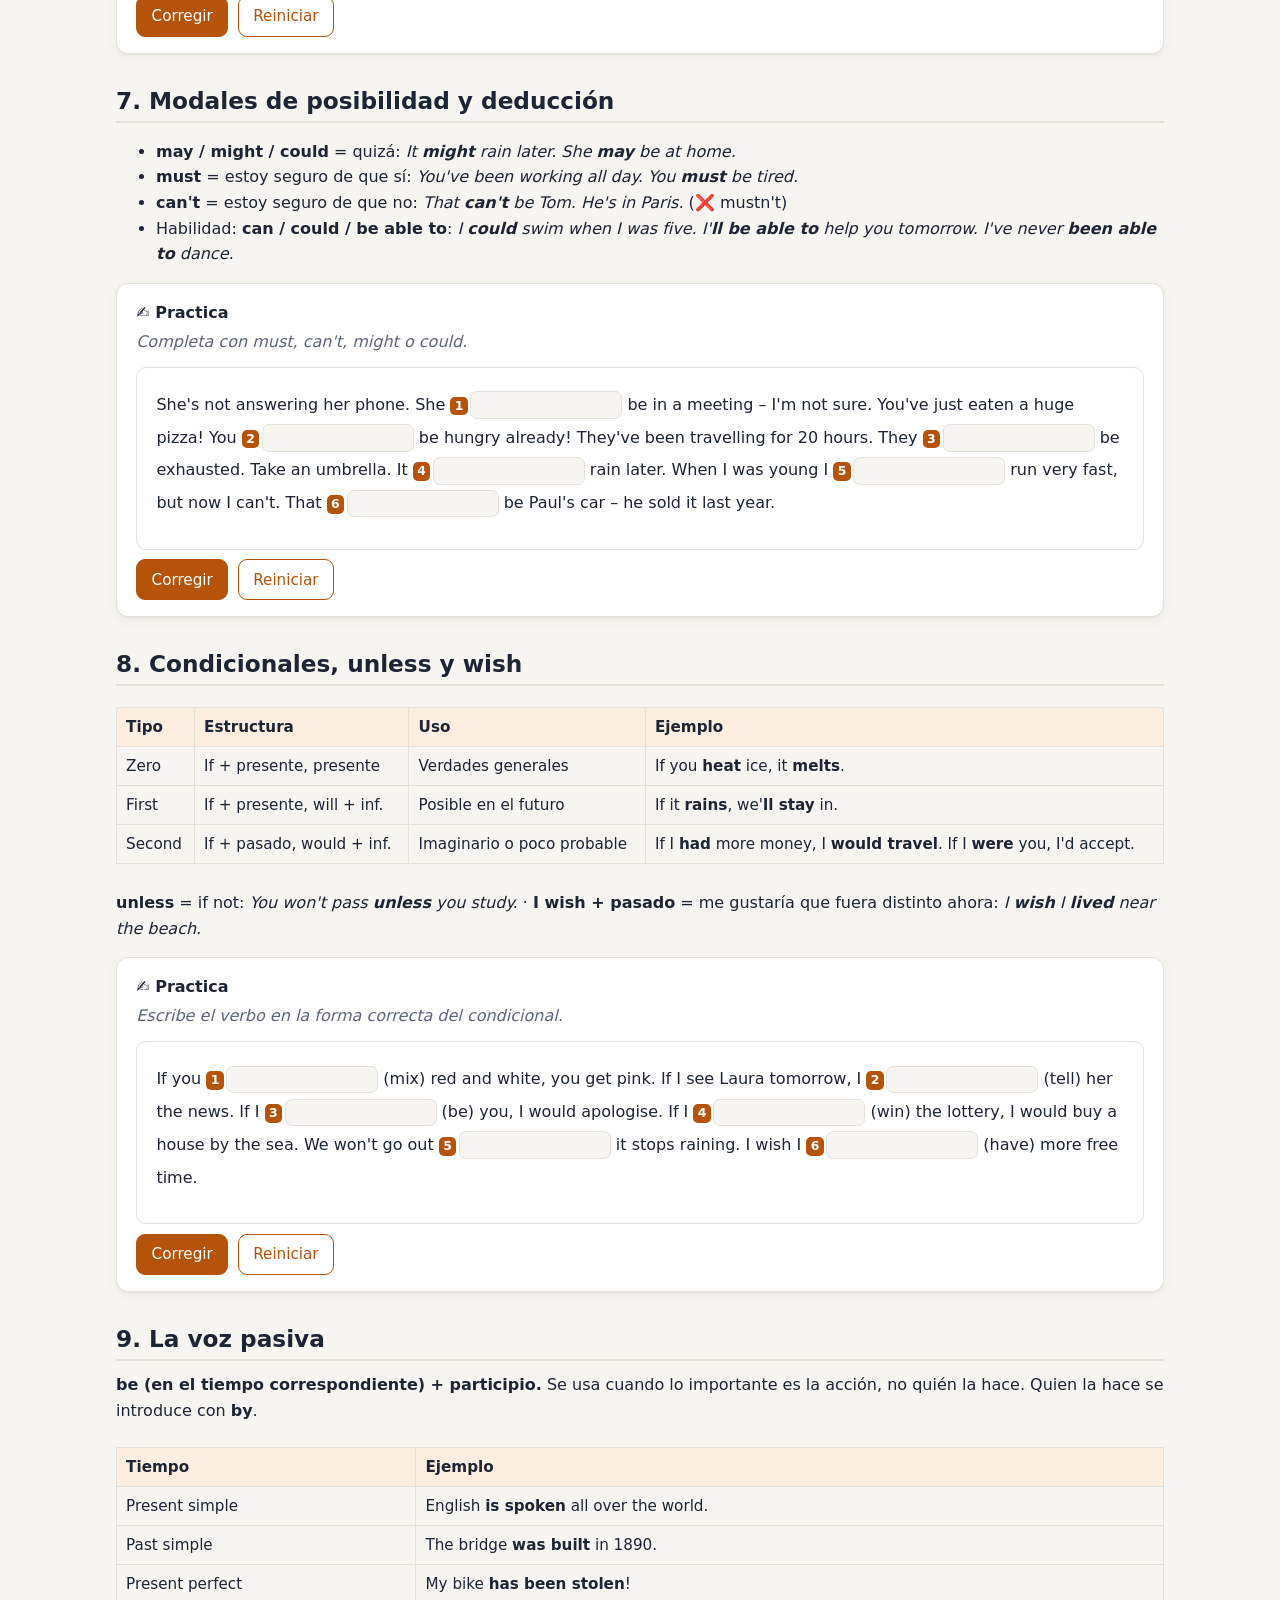
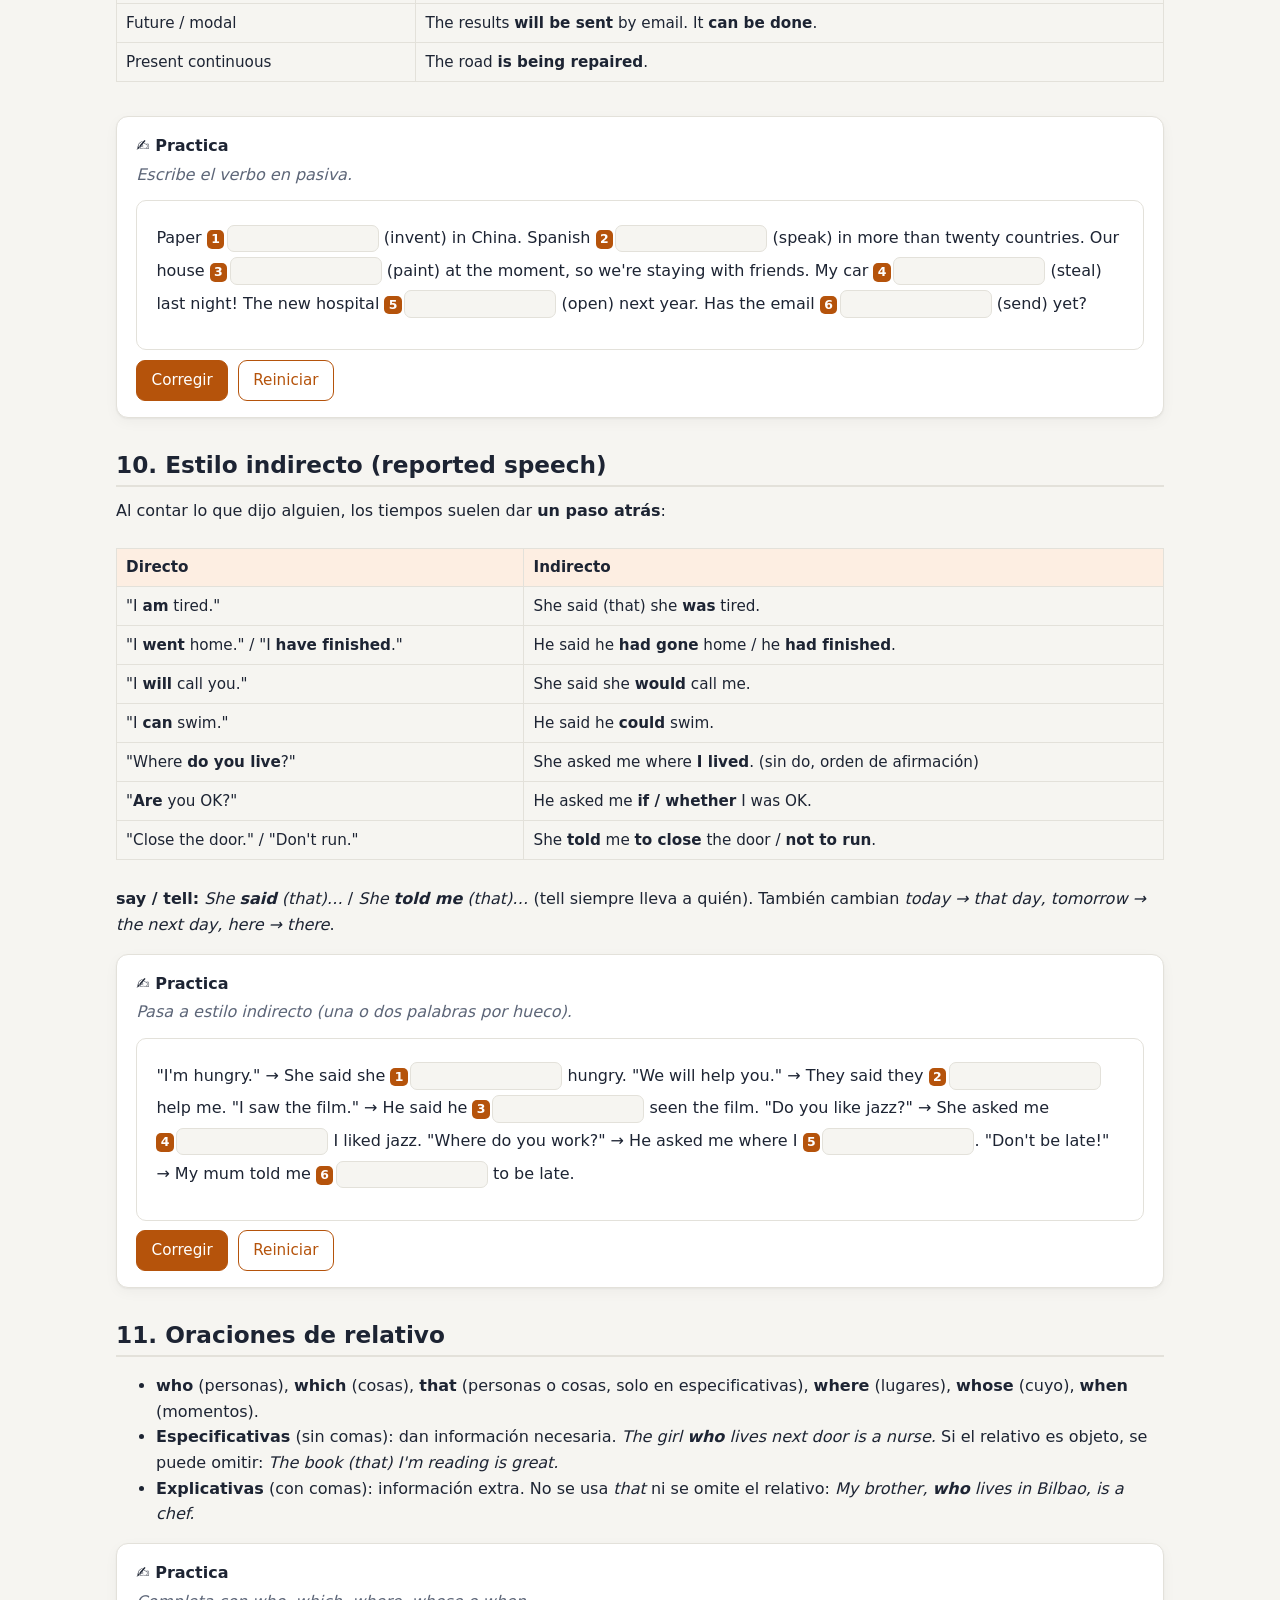
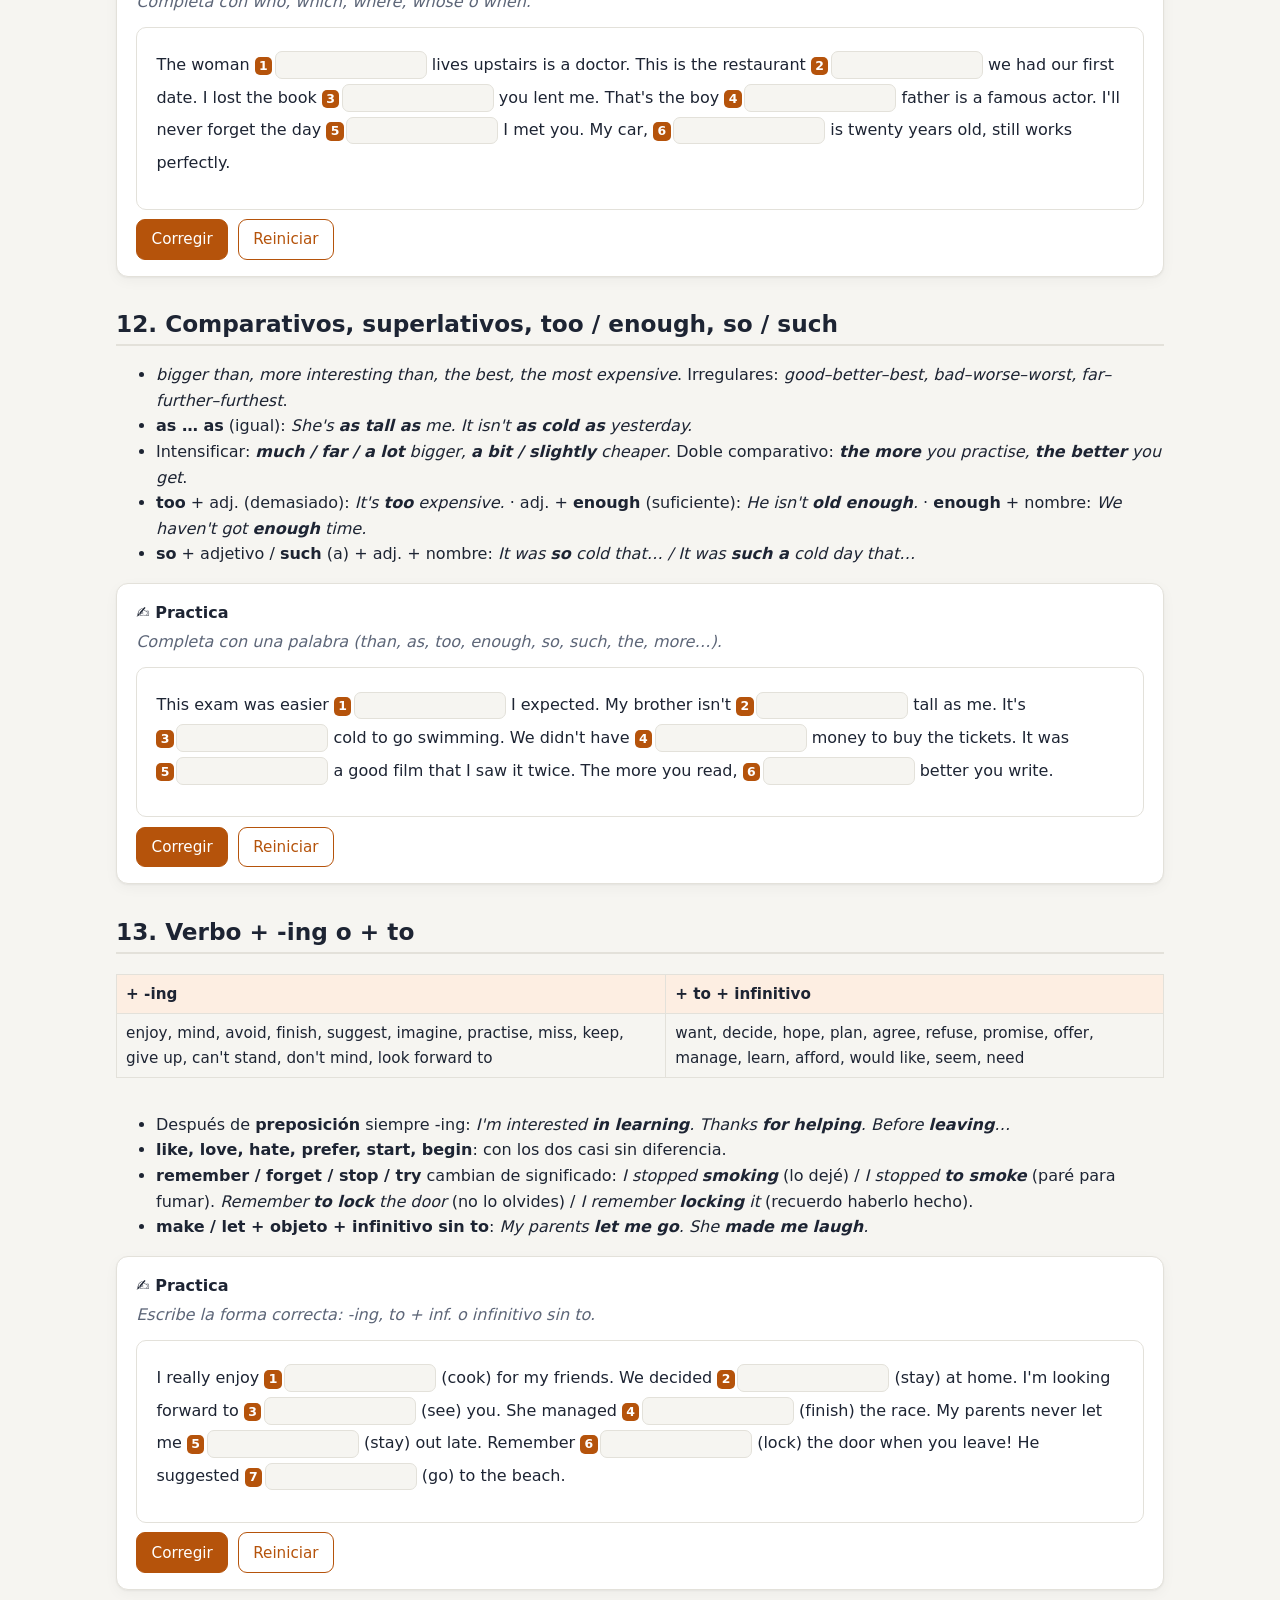
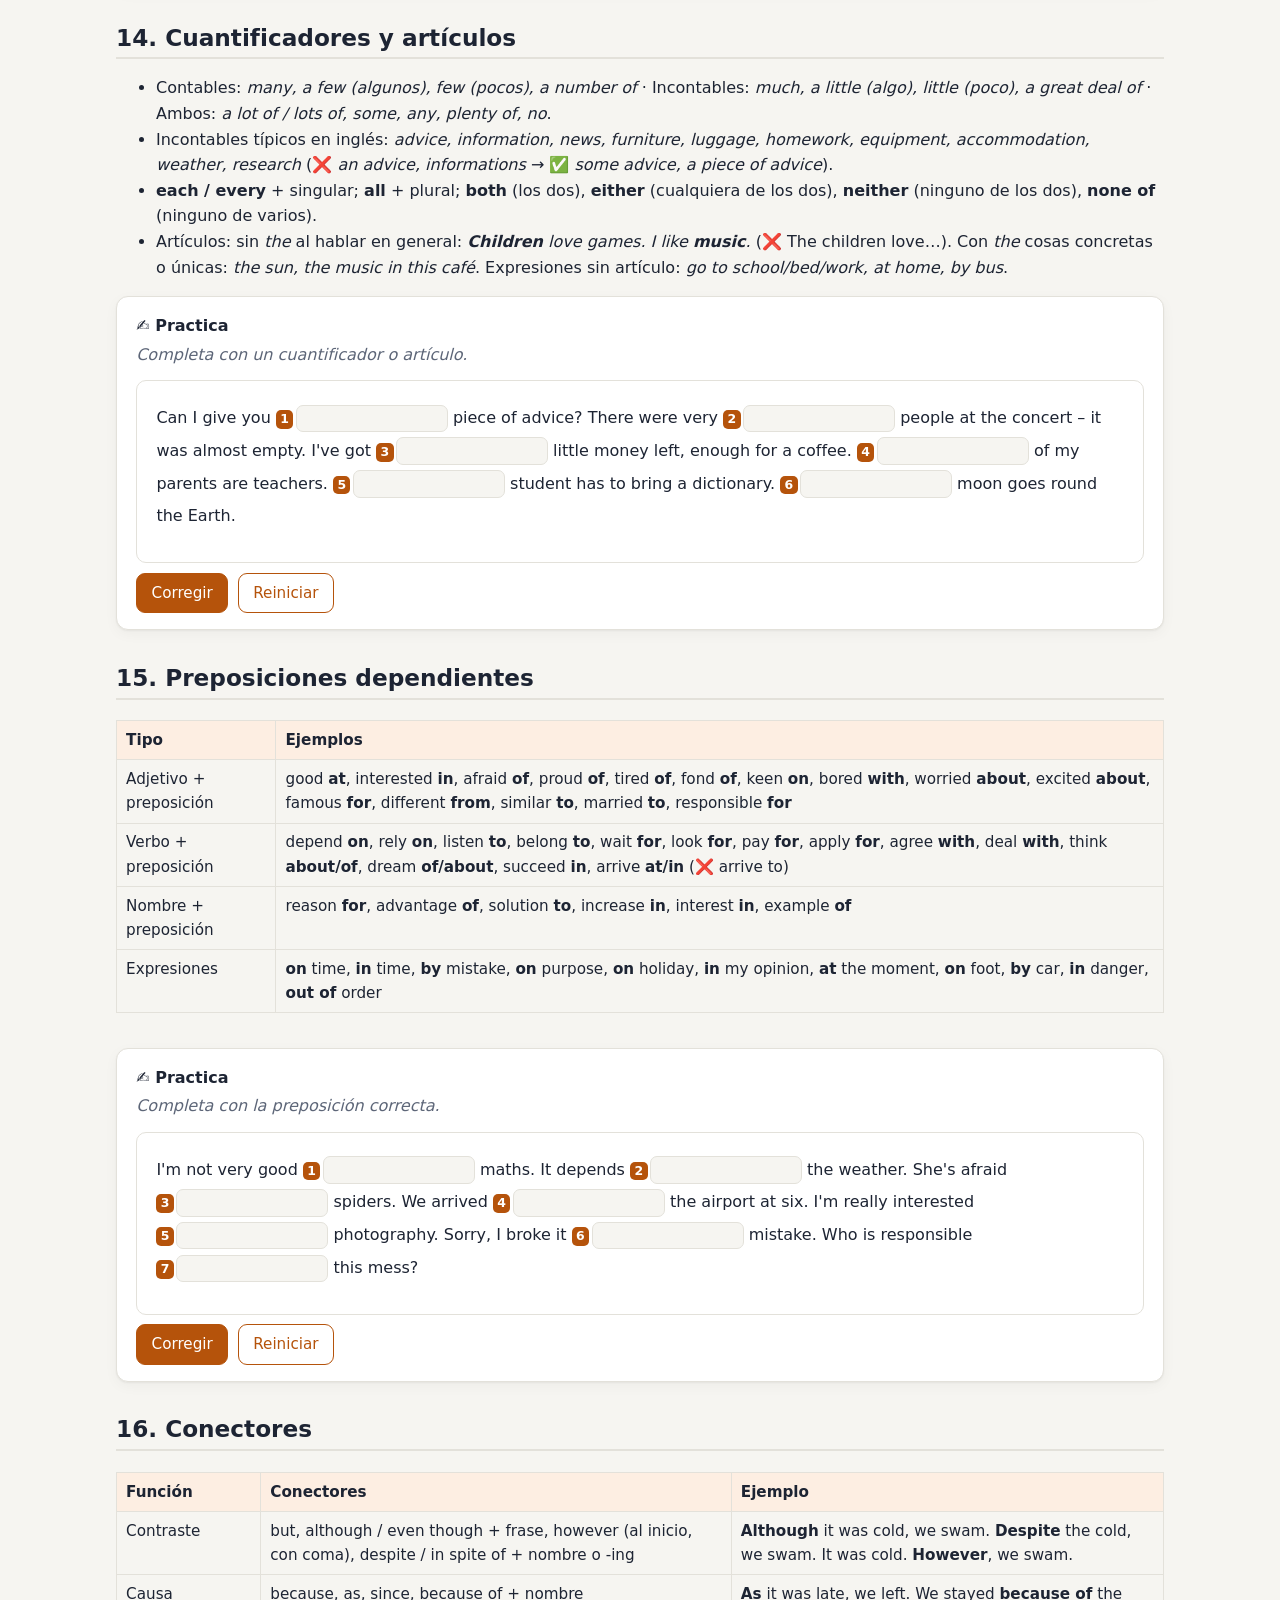
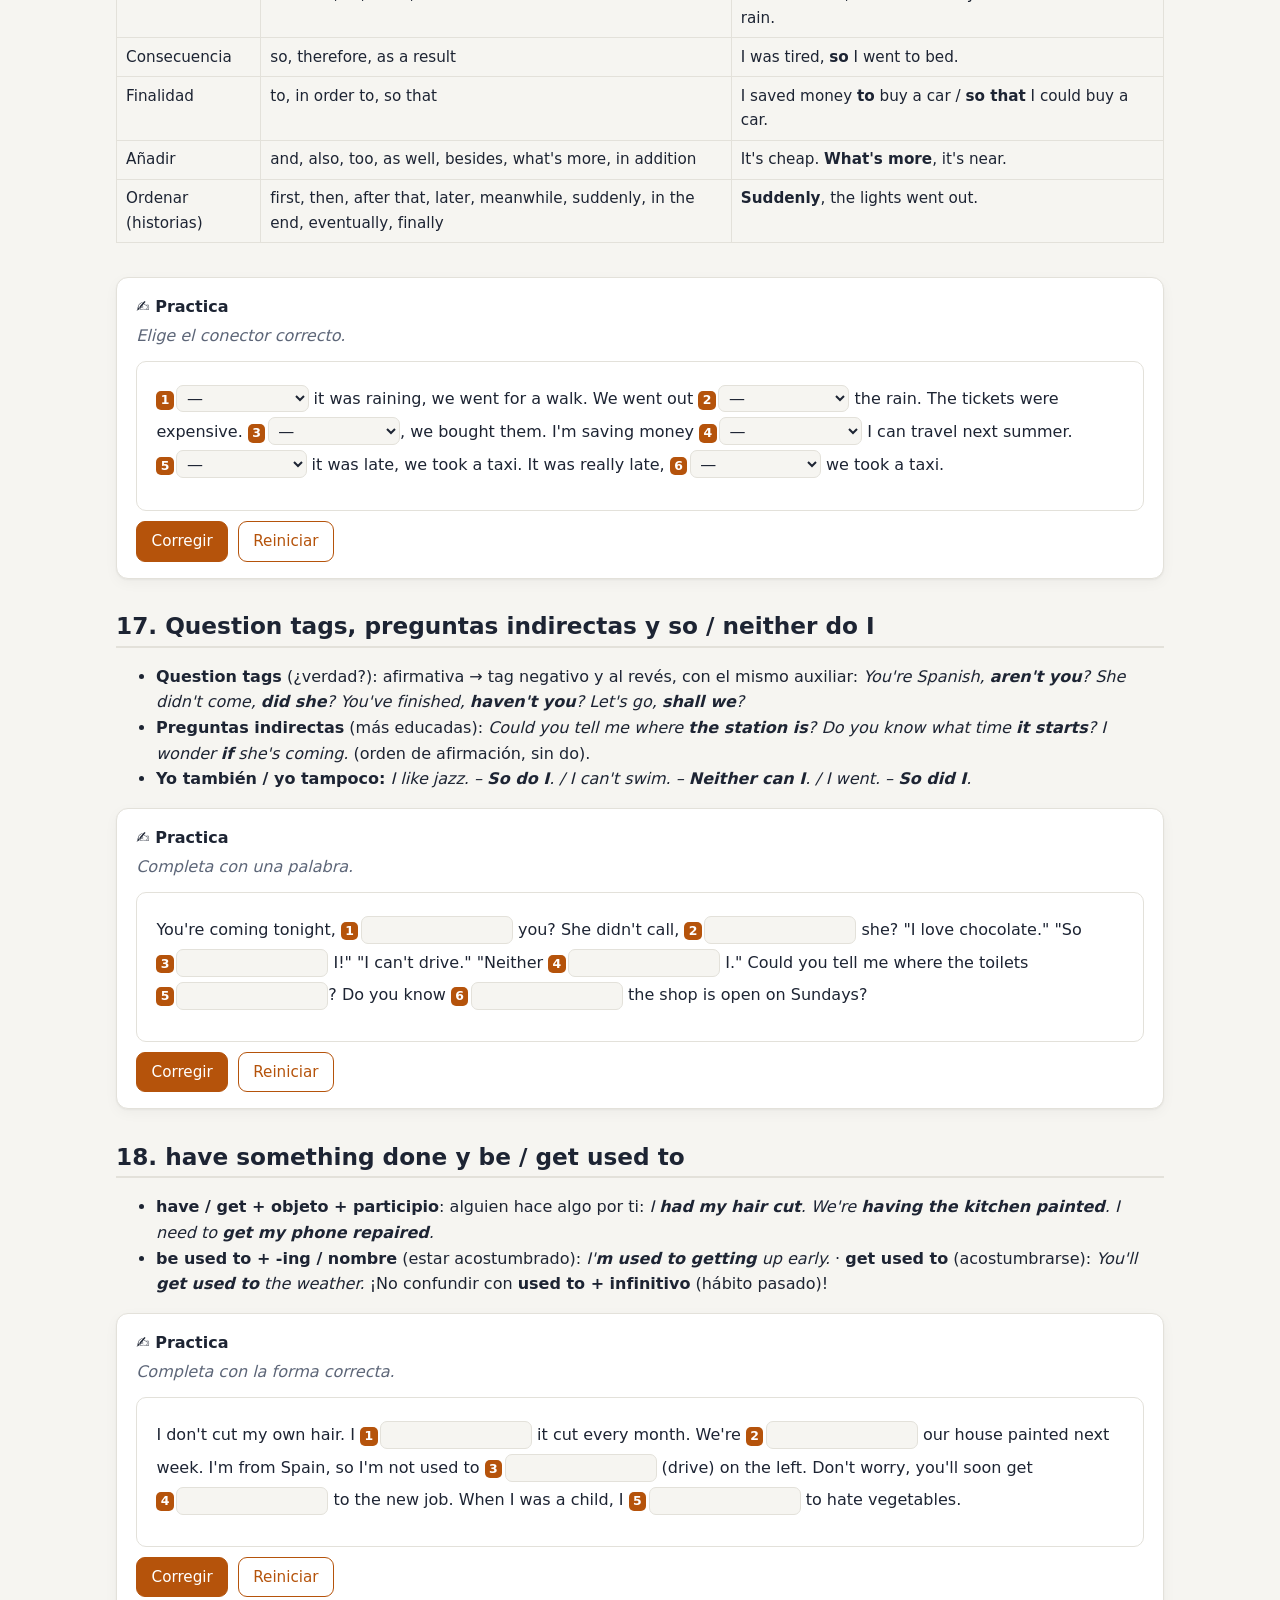
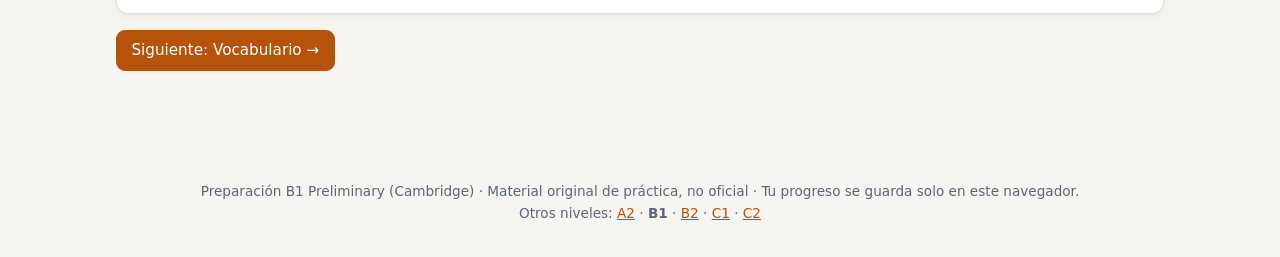
<file: gramatica.html>
<!doctype html>
<html lang="es">
<head>
<meta charset="utf-8"><meta name="viewport" content="width=device-width,initial-scale=1">
<title>Gramática B1 Preliminary</title>
<link rel="stylesheet" href="assets/style.css">
<link rel="icon" href="data:image/svg+xml,<svg xmlns='http://www.w3.org/2000/svg' viewBox='0 0 100 100'><text y='.9em' font-size='90'>🎓</text></svg>">
</head>
<body>
<main class="wrap">
<h1>Gramática para el B1 Preliminary</h1>
<p>Esta es <b>la gramática de nivel B1</b> que necesitas. Se evalúa directamente en la Parte 6 de Reading (una palabra por hueco) y en la Parte 5 (opciones), y es la base de una buena nota en Writing y Speaking (criterio <i>Language</i> / <i>Grammar &amp; Vocabulary</i>). Cada tema tiene explicación en español, ejemplos y un ejercicio con corrección.</p>

<div class="card"><b>Temas</b>
<ol class="toc">
<li><a href="#g1">Present simple y present continuous (verbos de estado)</a></li>
<li><a href="#g2">Past simple, past continuous y used to</a></li>
<li><a href="#g3">Present perfect simple y continuous (for, since, just, already, yet)</a></li>
<li><a href="#g4">Past perfect</a></li>
<li><a href="#g5">El futuro: will, going to, presente continuo y presente simple</a></li>
<li><a href="#g6">Modales de obligación, prohibición y consejo</a></li>
<li><a href="#g7">Modales de posibilidad y deducción</a></li>
<li><a href="#g8">Condicionales (0, 1 y 2), unless, wish</a></li>
<li><a href="#g9">La voz pasiva</a></li>
<li><a href="#g10">Estilo indirecto (reported speech)</a></li>
<li><a href="#g11">Oraciones de relativo</a></li>
<li><a href="#g12">Comparativos, superlativos, too / enough, so / such</a></li>
<li><a href="#g13">Verbo + -ing o + to</a></li>
<li><a href="#g14">Cuantificadores y artículos</a></li>
<li><a href="#g15">Preposiciones dependientes</a></li>
<li><a href="#g16">Conectores: although, however, despite, so that…</a></li>
<li><a href="#g17">Question tags, preguntas indirectas, so / neither do I</a></li>
<li><a href="#g18">have something done, be/get used to</a></li>
</ol></div>

<h2 id="g1">1. Present simple y present continuous</h2>
<div class="table-wrap"><table>
<tr><th>Tiempo</th><th>Uso</th><th>Ejemplo</th></tr>
<tr><td>Present simple</td><td>Rutinas, hechos, horarios, verdades generales</td><td>She <b>works</b> in a bank. The sun <b>rises</b> in the east.</td></tr>
<tr><td>Present continuous</td><td>Acción ahora o en este periodo; situación temporal; cambios</td><td>I'<b>m studying</b> for an exam this month. Prices <b>are going up</b>.</td></tr>
</table></div>
<p><b>Verbos de estado</b> (no suelen ir en continuo): <i>know, believe, understand, like, love, hate, want, need, prefer, belong, own, seem, mean, remember</i>. ❌ <i>I'm knowing</i> → ✅ <i>I know</i>. Algunos cambian de significado: <i>I <b>think</b> it's good</i> (opinión) / <i>I'<b>m thinking</b> about it</i> (proceso); <i>I <b>have</b> a car</i> / <i>I'<b>m having</b> lunch</i>.</p>
<p>Adverbios de frecuencia: van <b>antes del verbo principal</b> y <b>después de be</b>: <i>I <b>often</b> go… / She is <b>always</b> late.</i></p>
<div class="exo" data-ex="g1"></div>

<h2 id="g2">2. Past simple, past continuous y used to</h2>
<ul>
<li><b>Past simple:</b> acciones terminadas en un momento del pasado: <i>I <b>visited</b> Rome in 2022.</i></li>
<li><b>Past continuous:</b> acción en progreso en un momento del pasado o interrumpida: <i>I <b>was having</b> a shower when the phone <b>rang</b>.</i> Con <b>while</b>: <i>While I was cooking, he was watching TV.</i></li>
<li><b>Used to + infinitivo:</b> hábitos o estados del pasado que ya no ocurren: <i>I <b>used to</b> live in Madrid. Did you <b>use to</b> play football? I <b>didn't use to</b> like fish.</i> (También <b>would</b> para hábitos repetidos, no para estados.)</li>
</ul>
<div class="exo" data-ex="g2"></div>

<h2 id="g3">3. Present perfect simple y continuous</h2>
<p><b>have/has + participio.</b> Conecta el pasado con el presente:</p>
<ul>
<li>Experiencias (sin decir cuándo): <i>Have you <b>ever</b> been to London? I've <b>never</b> tried sushi.</i></li>
<li>Acciones recientes con resultado ahora: <i>I've <b>just</b> finished. She's <b>already</b> left. Have you done it <b>yet</b>?</i></li>
<li>Situaciones que empezaron en el pasado y continúan: <i>I've lived here <b>for</b> ten years / <b>since</b> 2015.</i></li>
</ul>
<p><b>Continuous (have been + -ing):</b> resalta la duración de una actividad: <i>I'<b>ve been waiting</b> for an hour! It<b>'s been raining</b> all day.</i></p>
<div class="warn"><b>¡Ojo!</b> Con un momento concreto del pasado (<i>yesterday, last year, in 2020, ago</i>) se usa <b>past simple</b>: ❌ <i>I've seen him yesterday</i> → ✅ <i>I saw him yesterday</i>. Y en español decimos «llevo 3 años aquí» → <i>I've been here for 3 years</i> (❌ <i>I am here for 3 years</i>).</div>
<div class="exo" data-ex="g3"></div>

<h2 id="g4">4. Past perfect</h2>
<p><b>had + participio</b>: algo que ocurrió <b>antes</b> de otro momento del pasado: <i>When I arrived, the film <b>had</b> already <b>started</b>. She was nervous because she <b>had never flown</b> before.</i> Es muy útil en las historias del Writing.</p>
<div class="exo" data-ex="g4"></div>

<h2 id="g5">5. El futuro</h2>
<div class="table-wrap"><table>
<tr><th>Forma</th><th>Uso</th><th>Ejemplo</th></tr>
<tr><td>will</td><td>Decisiones en el momento, predicciones (opinión), promesas, ofrecimientos</td><td>I'<b>ll</b> help you. I think it <b>will</b> rain.</td></tr>
<tr><td>going to</td><td>Planes e intenciones; predicción con evidencia</td><td>I'<b>m going to</b> study medicine. Look at those clouds – it'<b>s going to</b> rain.</td></tr>
<tr><td>Present continuous</td><td>Planes concertados (con fecha, hora, entradas)</td><td>I'<b>m meeting</b> Ana at six.</td></tr>
<tr><td>Present simple</td><td>Horarios fijos</td><td>The train <b>leaves</b> at 7.15.</td></tr>
<tr><td>Future continuous</td><td>Acción en progreso en un momento futuro</td><td>This time tomorrow I'<b>ll be lying</b> on the beach.</td></tr>
</table></div>
<p>Después de <b>when, as soon as, before, after, until, if</b> se usa <b>presente</b> con significado futuro: <i>I'll call you when I <b>get</b> home</i> (❌ when I will get).</p>
<div class="exo" data-ex="g5"></div>

<h2 id="g6">6. Modales de obligación, prohibición y consejo</h2>
<div class="table-wrap"><table>
<tr><th>Modal</th><th>Significado</th><th>Ejemplo</th></tr>
<tr><td>must</td><td>Obligación (la siente el hablante), normas escritas</td><td>I <b>must</b> call my mum. Passengers <b>must</b> wear seat belts.</td></tr>
<tr><td>have to</td><td>Obligación externa; único que tiene pasado (had to)</td><td>I <b>have to</b> wear a uniform. I <b>had to</b> wait.</td></tr>
<tr><td>mustn't</td><td>Prohibición</td><td>You <b>mustn't</b> smoke here.</td></tr>
<tr><td>don't have to / don't need to / needn't</td><td>No es necesario</td><td>You <b>don't have to</b> come if you're busy.</td></tr>
<tr><td>should / ought to</td><td>Consejo</td><td>You <b>should</b> see a doctor. You <b>shouldn't</b> eat so much sugar.</td></tr>
<tr><td>had better</td><td>Consejo fuerte (o algo malo pasará)</td><td>You'<b>d better</b> hurry or you'll miss the train.</td></tr>
<tr><td>can / be allowed to</td><td>Permiso</td><td>You <b>can</b> park here. We <b>weren't allowed to</b> use phones.</td></tr>
</table></div>
<div class="exo" data-ex="g6"></div>

<h2 id="g7">7. Modales de posibilidad y deducción</h2>
<ul>
<li><b>may / might / could</b> = quizá: <i>It <b>might</b> rain later. She <b>may</b> be at home.</i></li>
<li><b>must</b> = estoy seguro de que sí: <i>You've been working all day. You <b>must</b> be tired.</i></li>
<li><b>can't</b> = estoy seguro de que no: <i>That <b>can't</b> be Tom. He's in Paris.</i> (❌ mustn't)</li>
<li>Habilidad: <b>can / could / be able to</b>: <i>I <b>could</b> swim when I was five. I'<b>ll be able to</b> help you tomorrow. I've never <b>been able to</b> dance.</i></li>
</ul>
<div class="exo" data-ex="g7"></div>

<h2 id="g8">8. Condicionales, unless y wish</h2>
<div class="table-wrap"><table>
<tr><th>Tipo</th><th>Estructura</th><th>Uso</th><th>Ejemplo</th></tr>
<tr><td>Zero</td><td>If + presente, presente</td><td>Verdades generales</td><td>If you <b>heat</b> ice, it <b>melts</b>.</td></tr>
<tr><td>First</td><td>If + presente, will + inf.</td><td>Posible en el futuro</td><td>If it <b>rains</b>, we'<b>ll stay</b> in.</td></tr>
<tr><td>Second</td><td>If + pasado, would + inf.</td><td>Imaginario o poco probable</td><td>If I <b>had</b> more money, I <b>would travel</b>. If I <b>were</b> you, I'd accept.</td></tr>
</table></div>
<p><b>unless</b> = if not: <i>You won't pass <b>unless</b> you study.</i> · <b>I wish + pasado</b> = me gustaría que fuera distinto ahora: <i>I <b>wish</b> I <b>lived</b> near the beach.</i></p>
<div class="exo" data-ex="g8"></div>

<h2 id="g9">9. La voz pasiva</h2>
<p><b>be (en el tiempo correspondiente) + participio.</b> Se usa cuando lo importante es la acción, no quién la hace. Quien la hace se introduce con <b>by</b>.</p>
<div class="table-wrap"><table>
<tr><th>Tiempo</th><th>Ejemplo</th></tr>
<tr><td>Present simple</td><td>English <b>is spoken</b> all over the world.</td></tr>
<tr><td>Past simple</td><td>The bridge <b>was built</b> in 1890.</td></tr>
<tr><td>Present perfect</td><td>My bike <b>has been stolen</b>!</td></tr>
<tr><td>Future / modal</td><td>The results <b>will be sent</b> by email. It <b>can be done</b>.</td></tr>
<tr><td>Present continuous</td><td>The road <b>is being repaired</b>.</td></tr>
</table></div>
<div class="exo" data-ex="g9"></div>

<h2 id="g10">10. Estilo indirecto (reported speech)</h2>
<p>Al contar lo que dijo alguien, los tiempos suelen dar <b>un paso atrás</b>:</p>
<div class="table-wrap"><table>
<tr><th>Directo</th><th>Indirecto</th></tr>
<tr><td>"I <b>am</b> tired."</td><td>She said (that) she <b>was</b> tired.</td></tr>
<tr><td>"I <b>went</b> home." / "I <b>have finished</b>."</td><td>He said he <b>had gone</b> home / he <b>had finished</b>.</td></tr>
<tr><td>"I <b>will</b> call you."</td><td>She said she <b>would</b> call me.</td></tr>
<tr><td>"I <b>can</b> swim."</td><td>He said he <b>could</b> swim.</td></tr>
<tr><td>"Where <b>do you live</b>?"</td><td>She asked me where <b>I lived</b>. (sin do, orden de afirmación)</td></tr>
<tr><td>"<b>Are</b> you OK?"</td><td>He asked me <b>if / whether</b> I was OK.</td></tr>
<tr><td>"Close the door." / "Don't run."</td><td>She <b>told</b> me <b>to close</b> the door / <b>not to run</b>.</td></tr>
</table></div>
<p><b>say / tell:</b> <i>She <b>said</b> (that)…</i> / <i>She <b>told me</b> (that)…</i> (tell siempre lleva a quién). También cambian <i>today → that day, tomorrow → the next day, here → there</i>.</p>
<div class="exo" data-ex="g10"></div>

<h2 id="g11">11. Oraciones de relativo</h2>
<ul>
<li><b>who</b> (personas), <b>which</b> (cosas), <b>that</b> (personas o cosas, solo en especificativas), <b>where</b> (lugares), <b>whose</b> (cuyo), <b>when</b> (momentos).</li>
<li><b>Especificativas</b> (sin comas): dan información necesaria. <i>The girl <b>who</b> lives next door is a nurse.</i> Si el relativo es objeto, se puede omitir: <i>The book (that) I'm reading is great.</i></li>
<li><b>Explicativas</b> (con comas): información extra. No se usa <i>that</i> ni se omite el relativo: <i>My brother, <b>who</b> lives in Bilbao, is a chef.</i></li>
</ul>
<div class="exo" data-ex="g11"></div>

<h2 id="g12">12. Comparativos, superlativos, too / enough, so / such</h2>
<ul>
<li><i>bigger than, more interesting than, the best, the most expensive</i>. Irregulares: <i>good–better–best, bad–worse–worst, far–further–furthest</i>.</li>
<li><b>as … as</b> (igual): <i>She's <b>as tall as</b> me. It isn't <b>as cold as</b> yesterday.</i></li>
<li>Intensificar: <i><b>much / far / a lot</b> bigger, <b>a bit / slightly</b> cheaper</i>. Doble comparativo: <i><b>the more</b> you practise, <b>the better</b> you get</i>.</li>
<li><b>too</b> + adj. (demasiado): <i>It's <b>too</b> expensive.</i> · adj. + <b>enough</b> (suficiente): <i>He isn't <b>old enough</b>.</i> · <b>enough</b> + nombre: <i>We haven't got <b>enough</b> time.</i></li>
<li><b>so</b> + adjetivo / <b>such</b> (a) + adj. + nombre: <i>It was <b>so</b> cold that… / It was <b>such a</b> cold day that…</i></li>
</ul>
<div class="exo" data-ex="g12"></div>

<h2 id="g13">13. Verbo + -ing o + to</h2>
<div class="table-wrap"><table>
<tr><th>+ -ing</th><th>+ to + infinitivo</th></tr>
<tr><td>enjoy, mind, avoid, finish, suggest, imagine, practise, miss, keep, give up, can't stand, don't mind, look forward to</td><td>want, decide, hope, plan, agree, refuse, promise, offer, manage, learn, afford, would like, seem, need</td></tr>
</table></div>
<ul>
<li>Después de <b>preposición</b> siempre -ing: <i>I'm interested <b>in learning</b>. Thanks <b>for helping</b>. Before <b>leaving</b>…</i></li>
<li><b>like, love, hate, prefer, start, begin</b>: con los dos casi sin diferencia.</li>
<li><b>remember / forget / stop / try</b> cambian de significado: <i>I stopped <b>smoking</b></i> (lo dejé) / <i>I stopped <b>to smoke</b></i> (paré para fumar). <i>Remember <b>to lock</b> the door</i> (no lo olvides) / <i>I remember <b>locking</b> it</i> (recuerdo haberlo hecho).</li>
<li><b>make / let + objeto + infinitivo sin to</b>: <i>My parents <b>let me go</b>. She <b>made me laugh</b>.</i></li>
</ul>
<div class="exo" data-ex="g13"></div>

<h2 id="g14">14. Cuantificadores y artículos</h2>
<ul>
<li>Contables: <i>many, a few (algunos), few (pocos), a number of</i> · Incontables: <i>much, a little (algo), little (poco), a great deal of</i> · Ambos: <i>a lot of / lots of, some, any, plenty of, no</i>.</li>
<li>Incontables típicos en inglés: <i>advice, information, news, furniture, luggage, homework, equipment, accommodation, weather, research</i> (❌ <i>an advice, informations</i> → ✅ <i>some advice, a piece of advice</i>).</li>
<li><b>each / every</b> + singular; <b>all</b> + plural; <b>both</b> (los dos), <b>either</b> (cualquiera de los dos), <b>neither</b> (ninguno de los dos), <b>none of</b> (ninguno de varios).</li>
<li>Artículos: sin <i>the</i> al hablar en general: <i><b>Children</b> love games. I like <b>music</b>.</i> (❌ The children love…). Con <i>the</i> cosas concretas o únicas: <i>the sun, the music in this café</i>. Expresiones sin artículo: <i>go to school/bed/work, at home, by bus</i>.</li>
</ul>
<div class="exo" data-ex="g14"></div>

<h2 id="g15">15. Preposiciones dependientes</h2>
<div class="table-wrap"><table>
<tr><th>Tipo</th><th>Ejemplos</th></tr>
<tr><td>Adjetivo + preposición</td><td>good <b>at</b>, interested <b>in</b>, afraid <b>of</b>, proud <b>of</b>, tired <b>of</b>, fond <b>of</b>, keen <b>on</b>, bored <b>with</b>, worried <b>about</b>, excited <b>about</b>, famous <b>for</b>, different <b>from</b>, similar <b>to</b>, married <b>to</b>, responsible <b>for</b></td></tr>
<tr><td>Verbo + preposición</td><td>depend <b>on</b>, rely <b>on</b>, listen <b>to</b>, belong <b>to</b>, wait <b>for</b>, look <b>for</b>, pay <b>for</b>, apply <b>for</b>, agree <b>with</b>, deal <b>with</b>, think <b>about/of</b>, dream <b>of/about</b>, succeed <b>in</b>, arrive <b>at/in</b> (❌ arrive to)</td></tr>
<tr><td>Nombre + preposición</td><td>reason <b>for</b>, advantage <b>of</b>, solution <b>to</b>, increase <b>in</b>, interest <b>in</b>, example <b>of</b></td></tr>
<tr><td>Expresiones</td><td><b>on</b> time, <b>in</b> time, <b>by</b> mistake, <b>on</b> purpose, <b>on</b> holiday, <b>in</b> my opinion, <b>at</b> the moment, <b>on</b> foot, <b>by</b> car, <b>in</b> danger, <b>out of</b> order</td></tr>
</table></div>
<div class="exo" data-ex="g15"></div>

<h2 id="g16">16. Conectores</h2>
<div class="table-wrap"><table>
<tr><th>Función</th><th>Conectores</th><th>Ejemplo</th></tr>
<tr><td>Contraste</td><td>but, although / even though + frase, however (al inicio, con coma), despite / in spite of + nombre o -ing</td><td><b>Although</b> it was cold, we swam. <b>Despite</b> the cold, we swam. It was cold. <b>However</b>, we swam.</td></tr>
<tr><td>Causa</td><td>because, as, since, because of + nombre</td><td><b>As</b> it was late, we left. We stayed <b>because of</b> the rain.</td></tr>
<tr><td>Consecuencia</td><td>so, therefore, as a result</td><td>I was tired, <b>so</b> I went to bed.</td></tr>
<tr><td>Finalidad</td><td>to, in order to, so that</td><td>I saved money <b>to</b> buy a car / <b>so that</b> I could buy a car.</td></tr>
<tr><td>Añadir</td><td>and, also, too, as well, besides, what's more, in addition</td><td>It's cheap. <b>What's more</b>, it's near.</td></tr>
<tr><td>Ordenar (historias)</td><td>first, then, after that, later, meanwhile, suddenly, in the end, eventually, finally</td><td><b>Suddenly</b>, the lights went out.</td></tr>
</table></div>
<div class="exo" data-ex="g16"></div>

<h2 id="g17">17. Question tags, preguntas indirectas y so / neither do I</h2>
<ul>
<li><b>Question tags</b> (¿verdad?): afirmativa → tag negativo y al revés, con el mismo auxiliar: <i>You're Spanish, <b>aren't you</b>? She didn't come, <b>did she</b>? You've finished, <b>haven't you</b>? Let's go, <b>shall we</b>?</i></li>
<li><b>Preguntas indirectas</b> (más educadas): <i>Could you tell me where <b>the station is</b>? Do you know what time <b>it starts</b>? I wonder <b>if</b> she's coming.</i> (orden de afirmación, sin do).</li>
<li><b>Yo también / yo tampoco:</b> <i>I like jazz. – <b>So do I</b>. / I can't swim. – <b>Neither can I</b>. / I went. – <b>So did I</b>.</i></li>
</ul>
<div class="exo" data-ex="g17"></div>

<h2 id="g18">18. have something done y be / get used to</h2>
<ul>
<li><b>have / get + objeto + participio</b>: alguien hace algo por ti: <i>I <b>had my hair cut</b>. We're <b>having the kitchen painted</b>. I need to <b>get my phone repaired</b>.</i></li>
<li><b>be used to + -ing / nombre</b> (estar acostumbrado): <i>I'<b>m used to getting</b> up early.</i> · <b>get used to</b> (acostumbrarse): <i>You'll <b>get used to</b> the weather.</i> ¡No confundir con <b>used to + infinitivo</b> (hábito pasado)!</li>
</ul>
<div class="exo" data-ex="g18"></div>

<p><a class="btn" href="vocabulario.html">Siguiente: Vocabulario →</a></p>
</main>
<script src="assets/app.js"></script>
<script>
const EX = {
 g1:{t:'Escribe el verbo en present simple o present continuous.',d:{text:`I usually [1] (walk) to work, but this week I [2] (take) the bus because my leg hurts. My sister [3] (not / understand) why I [4] (want) to study Chinese. At the moment we [5] (look) for a new flat. [6] (you / know) a good area? Look! It [7] (snow)!`,ans:[['walk'],["am taking","'m taking"],["doesn't understand","does not understand"],['want'],["are looking","'re looking"],['do you know'],["is snowing","'s snowing"]],exp:['Rutina: presente simple.','Situación temporal (this week): continuo.','understand es de estado: no va en continuo.','want es de estado.','Ahora / en este periodo.','know es de estado.','Está pasando ahora.']}},
 g2:{t:'Completa con past simple, past continuous o used to.',d:{text:`When I was a child, I [1] (use / live) in a small village. Every summer we [2] (go) to the beach. One day, while we [3] (swim), my brother [4] (see) a dolphin. We [5] (not / use / have) a car, so we [6] (travel) everywhere by bus. [7] (you / use / play) outside when you were little?`,ans:[['used to live'],['went','used to go'],['were swimming'],['saw'],["didn't use to have","did not use to have"],['travelled','traveled','used to travel'],['did you use to play']],exp:['Estado pasado: used to + inf.','Hábito pasado: past simple o used to.','Acción en progreso: was/were + -ing.','Acción que interrumpe: past simple.',"Negativa: didn't use to (sin -d).",'Hábito pasado.','Pregunta: Did you use to…?']}},
 g3:{t:'Present perfect (simple o continuous) o past simple.',d:{text:`I [1] (live) in Valencia since 2019. Before that, I [2] (live) in Granada for five years. I [3] (never / be) to Ireland, but I'd love to go. "Why are you so tired?" "I [4] (run)." "Have you finished your homework [5]?" "Yes, I've [6] finished it, five minutes ago." My parents [7] (buy) a new car last week.`,ans:[["have lived","'ve lived","have been living","'ve been living"],['lived'],["have never been","'ve never been"],["have been running","'ve been running"],['yet'],['just'],['bought']],exp:['Empieza en el pasado y continúa: present perfect.','Periodo terminado: past simple.','Experiencia: present perfect + never.','Actividad reciente con resultado visible: continuous.','yet al final de preguntas.','just = acabo de.','last week: past simple.']}},
 g4:{t:'Past perfect o past simple.',d:{text:`When we got to the station, the train [1] (already / leave). I [2] (feel) nervous because I [3] (never / speak) in public before. She [4] (not / recognise) him because he [5] (grow) a beard. After they [6] (finish) dinner, they [7] (go) for a walk.`,ans:[['had already left'],['felt'],['had never spoken'],["didn't recognise","did not recognise","didn't recognize","did not recognize"],['had grown'],['had finished','finished'],['went']],exp:['Ocurrió antes de llegar: past perfect.','Past simple.','Antes de ese momento: past perfect.','Past simple negativo.','Antes: past perfect.','Con after también vale past simple.','Past simple.']}},
 g5:{t:'Elige la forma de futuro más natural.',type:'p1',d:{text:`A: I've got a terrible headache. B: Wait, I [1] get you an aspirin. A: What are your plans for the summer? B: I [2] work in my uncle's hotel. A: The concert [3] at 8 p.m. B: OK. I [4] Sara at the entrance at 7.45 – we arranged it yesterday. A: Look at the sky! It [5] storm. Don't forget: I'll text you as soon as I [6] home.`,opts:[["'ll","'m going to","'m"],["'m going to","'ll","will be"],["starts","will start up","is starting to"],["'m meeting","'ll meet","meet"],["'s going to","will","is"],["get","will get","'m getting"]],ans:[0,0,0,0,0,0],exp:['Decisión en el momento: will.','Plan/intención: going to.','Horario: present simple.','Cita acordada: present continuous.','Evidencia: going to.','as soon as + presente.']}},
 g6:{t:'Completa con must, mustn\'t, have to, don\'t have to, should o had to.',d:{text:`At my school we [1] wear a uniform – it's a rule. You [2] use your phone during exams; it's forbidden. Tomorrow is a holiday, so I [3] get up early. You look tired. You [4] go to bed earlier. Last year I [5] work every Saturday. I really [6] call my grandmother – I haven't spoken to her for weeks!`,ans:[['have to','must'],["mustn't","must not"],["don't have to","do not have to"],['should'],['had to'],['must','should']],exp:['Norma externa: have to (o must).','Prohibición: mustn’t.','No es necesario: don’t have to.','Consejo: should.','Pasado de must/have to: had to.','Obligación personal: must.']}},
 g7:{t:'Completa con must, can\'t, might o could.',d:{text:`She's not answering her phone. She [1] be in a meeting – I'm not sure. You've just eaten a huge pizza! You [2] be hungry already! They've been travelling for 20 hours. They [3] be exhausted. Take an umbrella. It [4] rain later. When I was young I [5] run very fast, but now I can't. That [6] be Paul's car – he sold it last year.`,ans:[['might','may','could'],["can't","cannot"],['must'],['might','may','could'],['could'],["can't","cannot"]],exp:['Posibilidad: might.','Seguro que no: can’t.','Seguro que sí: must.','Posibilidad: might.','Habilidad pasada: could.','Imposible: can’t.']}},
 g8:{t:'Escribe el verbo en la forma correcta del condicional.',d:{text:`If you [1] (mix) red and white, you get pink. If I see Laura tomorrow, I [2] (tell) her the news. If I [3] (be) you, I would apologise. If I [4] (win) the lottery, I would buy a house by the sea. We won't go out [5] it stops raining. I wish I [6] (have) more free time.`,ans:[['mix'],["will tell","'ll tell"],['were','was'],['won'],['unless'],['had']],exp:['Zero: presente + presente.','First: will + inf.','Second: If I were you…','Second: if + pasado.','unless = if not.','wish + pasado.']}},
 g9:{t:'Escribe el verbo en pasiva.',d:{text:`Paper [1] (invent) in China. Spanish [2] (speak) in more than twenty countries. Our house [3] (paint) at the moment, so we're staying with friends. My car [4] (steal) last night! The new hospital [5] (open) next year. Has the email [6] (send) yet?`,ans:[['was invented'],['is spoken'],['is being painted'],['was stolen'],['will be opened','is going to be opened'],['been sent']],exp:['Pasado: was + participio.','Presente: is + participio.','Continuo: is being + participio.','Pasado: was stolen.','Futuro: will be + participio.','Present perfect pasivo: has been sent.']}},
 g10:{t:'Pasa a estilo indirecto (una o dos palabras por hueco).',d:{text:`"I'm hungry." → She said she [1] hungry. "We will help you." → They said they [2] help me. "I saw the film." → He said he [3] seen the film. "Do you like jazz?" → She asked me [4] I liked jazz. "Where do you work?" → He asked me where I [5]. "Don't be late!" → My mum told me [6] to be late.`,ans:[['was'],['would'],['had'],['if','whether'],['worked'],['not']],exp:['am → was.','will → would.','past simple → past perfect.','Pregunta sí/no: if / whether.','Orden de afirmación, sin do.','Orden negativa: told me not to…']}},
 g11:{t:'Completa con who, which, where, whose o when.',d:{text:`The woman [1] lives upstairs is a doctor. This is the restaurant [2] we had our first date. I lost the book [3] you lent me. That's the boy [4] father is a famous actor. I'll never forget the day [5] I met you. My car, [6] is twenty years old, still works perfectly.`,ans:[['who','that'],['where'],['which','that'],['whose'],['when'],['which']],exp:['Persona: who/that.','Lugar: where.','Cosa: which/that.','Posesión: whose.','Momento: when.','Explicativa (con comas): which, nunca that.']}},
 g12:{t:'Completa con una palabra (than, as, too, enough, so, such, the, more…).',d:{text:`This exam was easier [1] I expected. My brother isn't [2] tall as me. It's [3] cold to go swimming. We didn't have [4] money to buy the tickets. It was [5] a good film that I saw it twice. The more you read, [6] better you write.`,ans:[['than'],['as'],['too'],['enough'],['such'],['the']],exp:['Comparativo + than.','not as … as.','too + adjetivo.','enough + nombre.','such a + adj. + nombre.','The more…, the better…']}},
 g13:{t:'Escribe la forma correcta: -ing, to + inf. o infinitivo sin to.',d:{text:`I really enjoy [1] (cook) for my friends. We decided [2] (stay) at home. I'm looking forward to [3] (see) you. She managed [4] (finish) the race. My parents never let me [5] (stay) out late. Remember [6] (lock) the door when you leave! He suggested [7] (go) to the beach.`,ans:[['cooking'],['to stay'],['seeing'],['to finish'],['stay'],['to lock'],['going']],exp:['enjoy + -ing.','decide + to.','look forward to + -ing (to es preposición).','manage + to.','let + inf. sin to.','remember to = no olvidar.','suggest + -ing.']}},
 g14:{t:'Completa con un cuantificador o artículo.',d:{text:`Can I give you [1] piece of advice? There were very [2] people at the concert – it was almost empty. I've got [3] little money left, enough for a coffee. [4] of my parents are teachers. [5] student has to bring a dictionary. [6] moon goes round the Earth.`,ans:[['a'],['few'],['a'],['both'],['each','every'],['the']],exp:['a piece of advice (advice es incontable).','few = pocos (sentido negativo).','a little = algo (positivo).','Los dos: both.','each/every + singular.','Algo único: the.']}},
 g15:{t:'Completa con la preposición correcta.',d:{text:`I'm not very good [1] maths. It depends [2] the weather. She's afraid [3] spiders. We arrived [4] the airport at six. I'm really interested [5] photography. Sorry, I broke it [6] mistake. Who is responsible [7] this mess?`,ans:[['at'],['on'],['of'],['at'],['in'],['by'],['for']],exp:['good at.','depend on.','afraid of.','arrive at (lugar concreto).','interested in.','by mistake.','responsible for.']}},
 g16:{t:'Elige el conector correcto.',type:'p1',d:{text:`[1] it was raining, we went for a walk. We went out [2] the rain. The tickets were expensive. [3], we bought them. I'm saving money [4] I can travel next summer. [5] it was late, we took a taxi. It was really late, [6] we took a taxi.`,opts:[['Although','Despite','However'],['despite','although','however'],['However','Although','Despite'],['so that','in order to','because'],['As','So','However'],['so','because','although']],ans:[0,0,0,0,0,0],exp:['Although + frase.','despite + nombre.','However, al principio con coma.','so that + sujeto + verbo.','As = porque (causa).','so = consecuencia.']}},
 g17:{t:'Completa con una palabra.',d:{text:`You're coming tonight, [1] you? She didn't call, [2] she? "I love chocolate." "So [3] I!" "I can't drive." "Neither [4] I." Could you tell me where the toilets [5]? Do you know [6] the shop is open on Sundays?`,ans:[["aren't","are not"],['did'],['do'],['can'],['are'],['if','whether']],exp:['Afirmativa con are → aren’t you?','Negativa con did → did she?','So do I.','Neither can I.','Pregunta indirecta: orden de afirmación.','Pregunta sí/no indirecta: if/whether.']}},
 g18:{t:'Completa con la forma correcta.',d:{text:`I don't cut my own hair. I [1] it cut every month. We're [2] our house painted next week. I'm from Spain, so I'm not used to [3] (drive) on the left. Don't worry, you'll soon get [4] to the new job. When I was a child, I [5] to hate vegetables.`,ans:[['have','get'],['having','getting'],['driving'],['used'],['used']],exp:['have something done.','Presente continuo de have something done.','be used to + -ing.','get used to.','used to + inf.: hábito pasado.']}},
};
document.addEventListener('DOMContentLoaded', () => {
  $$('.exo').forEach(el => {
    const e = EX[el.dataset.ex]; if (!e) return;
    el.className = 'card';
    el.innerHTML = `<b>✍ Practica</b><p class="instr">${e.t}</p>`;
    practice(el, e.type || 'open', e.d);
  });
});
</script>
</body>
</html>
</file>
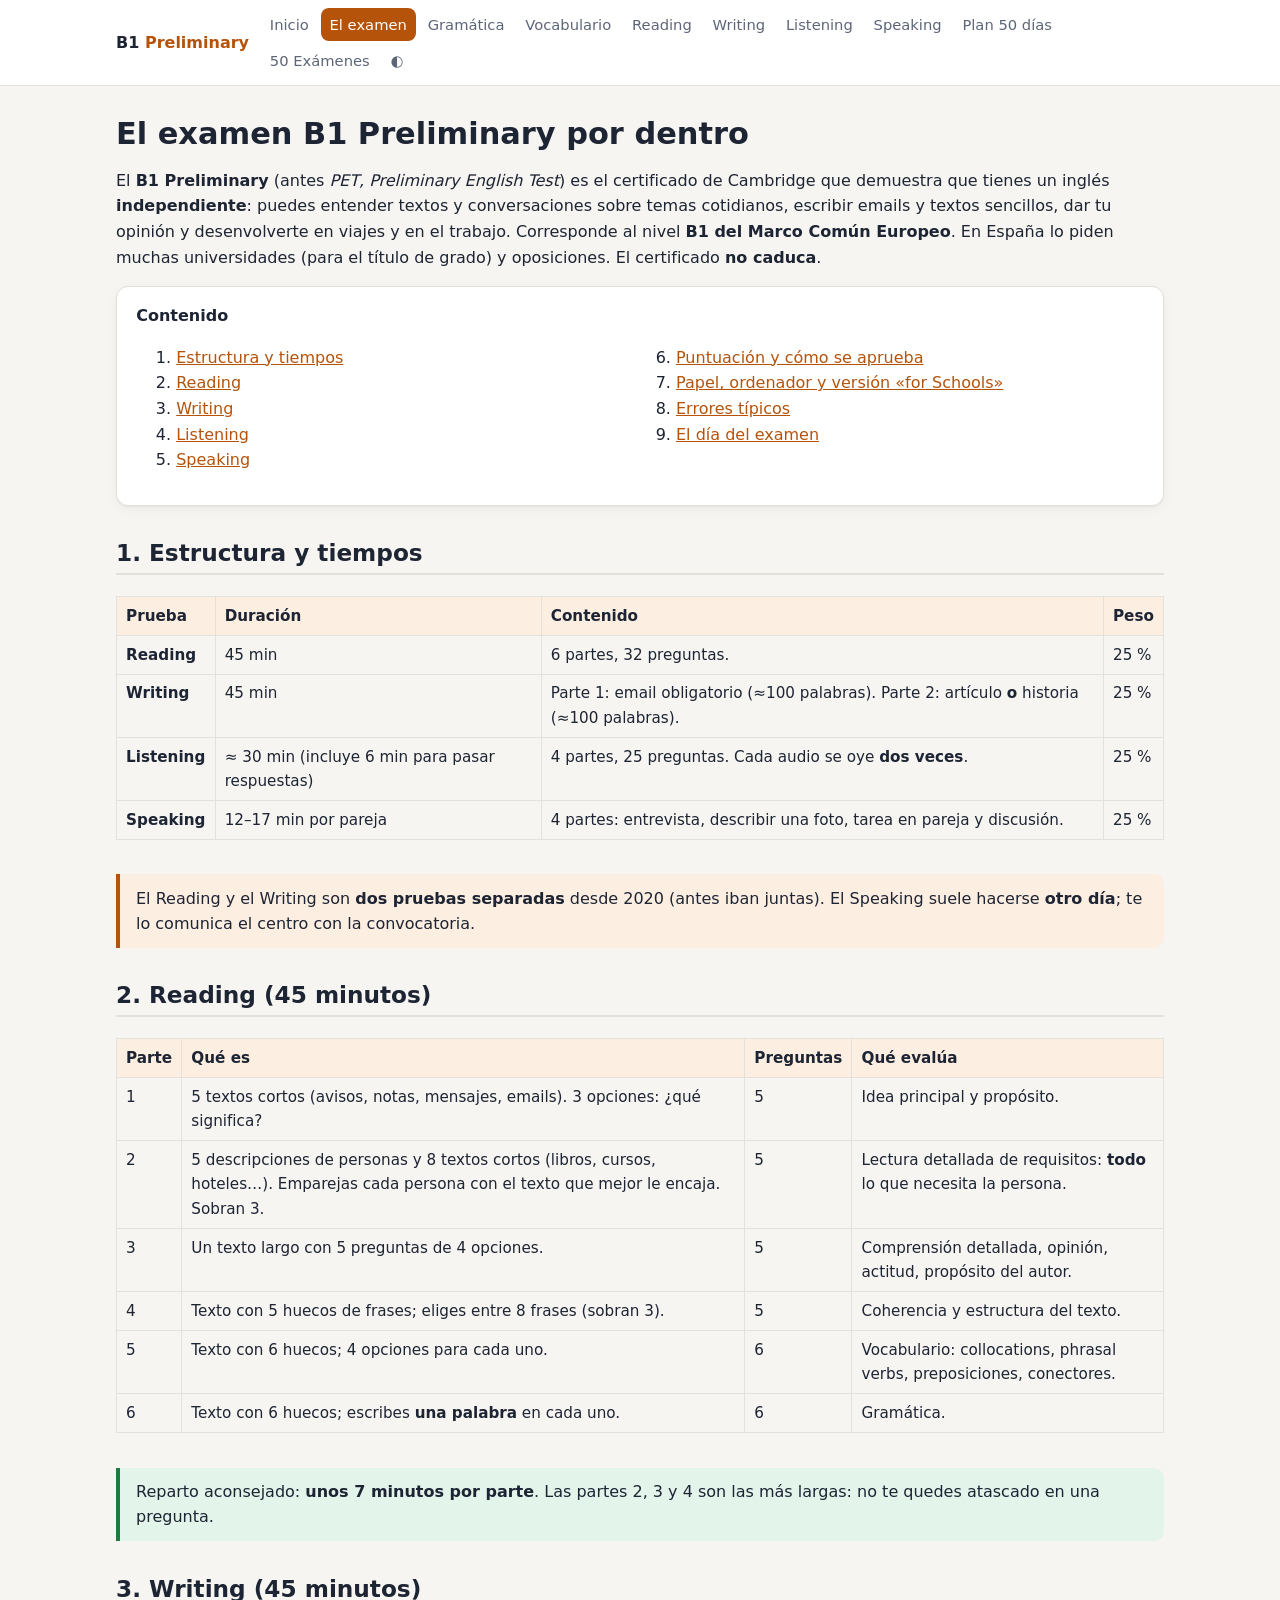
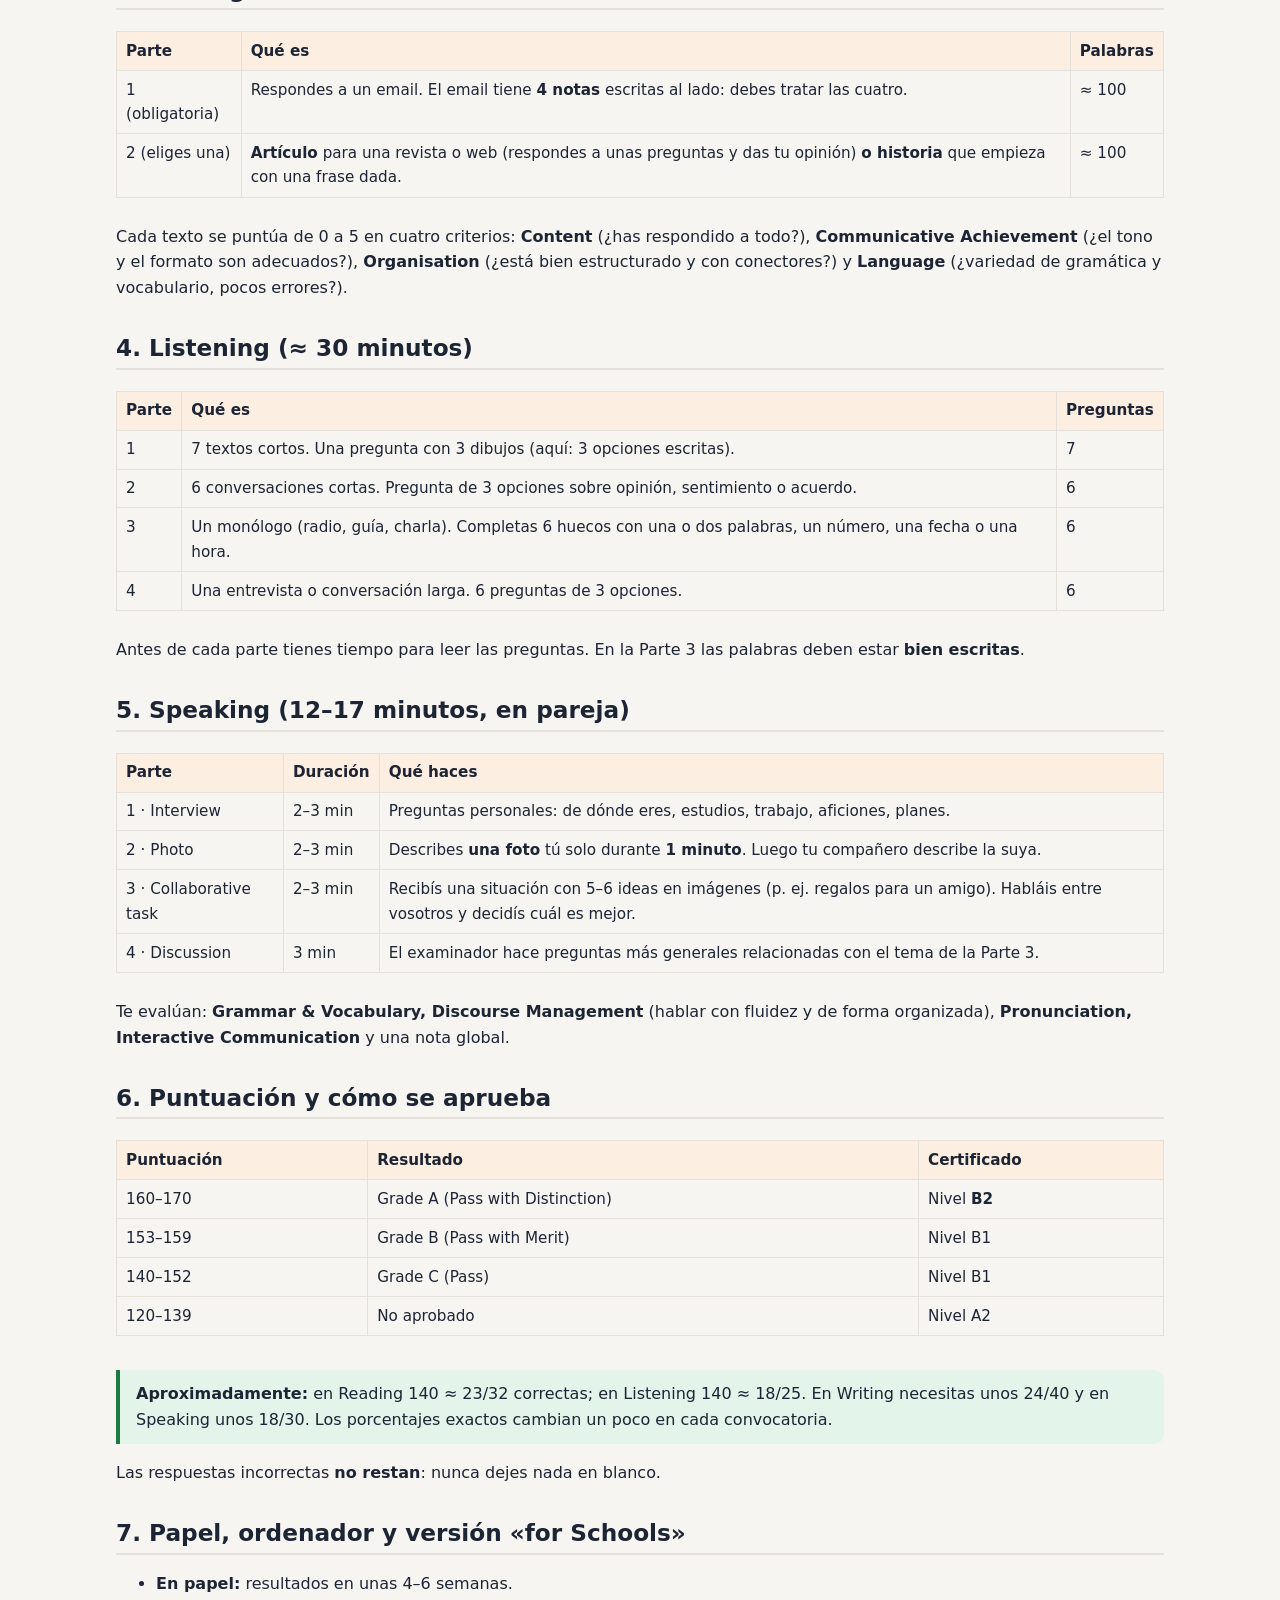
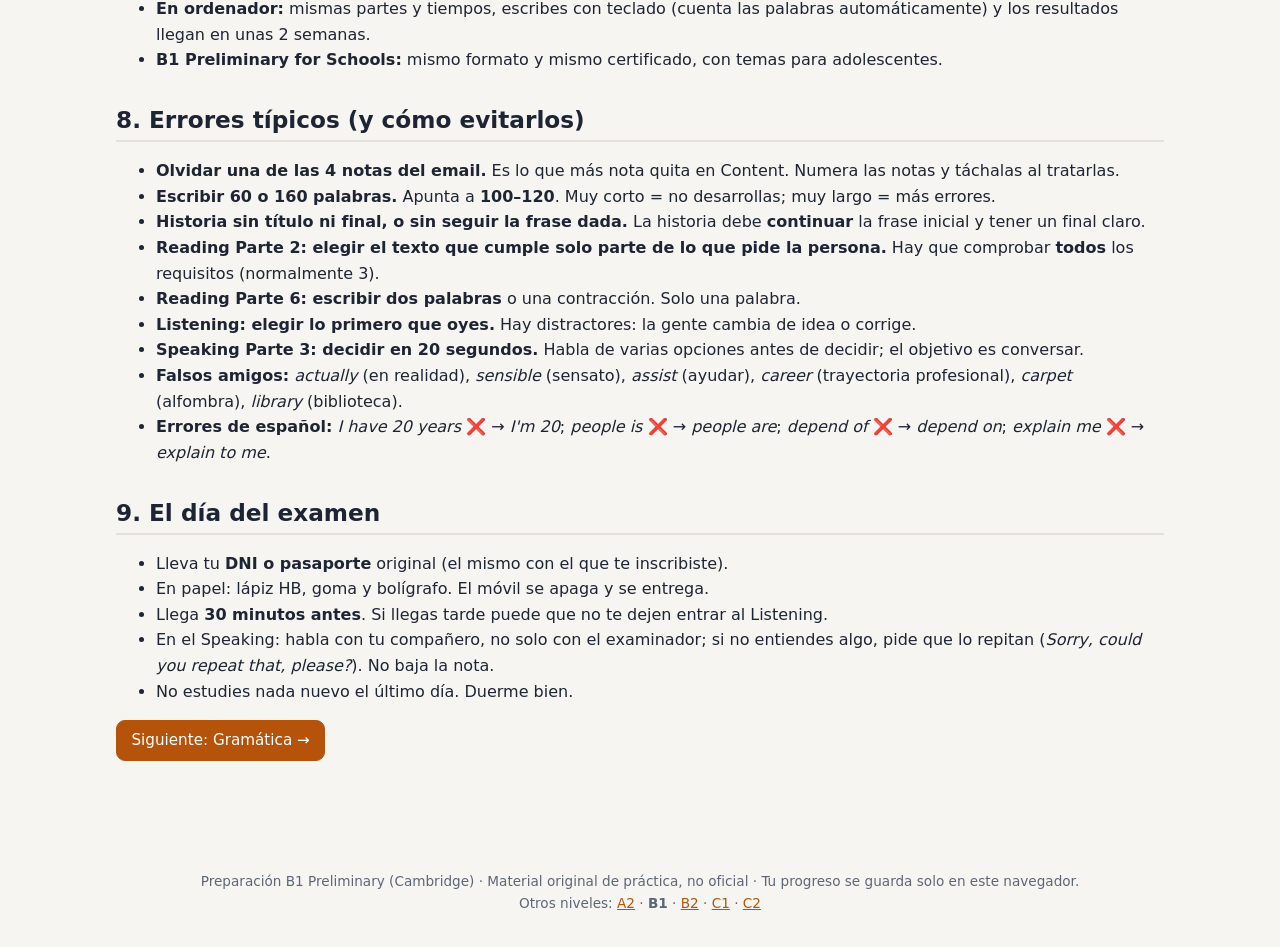
<file: guia.html>
<!doctype html>
<html lang="es">
<head>
<meta charset="utf-8"><meta name="viewport" content="width=device-width,initial-scale=1">
<title>El examen · B1 Preliminary</title>
<link rel="stylesheet" href="assets/style.css">
<link rel="icon" href="data:image/svg+xml,<svg xmlns='http://www.w3.org/2000/svg' viewBox='0 0 100 100'><text y='.9em' font-size='90'>🎓</text></svg>">
</head>
<body>
<main class="wrap">
<h1>El examen B1 Preliminary por dentro</h1>
<p>El <b>B1 Preliminary</b> (antes <i>PET, Preliminary English Test</i>) es el certificado de Cambridge que demuestra que tienes un inglés <b>independiente</b>: puedes entender textos y conversaciones sobre temas cotidianos, escribir emails y textos sencillos, dar tu opinión y desenvolverte en viajes y en el trabajo. Corresponde al nivel <b>B1 del Marco Común Europeo</b>. En España lo piden muchas universidades (para el título de grado) y oposiciones. El certificado <b>no caduca</b>.</p>

<div class="card"><b>Contenido</b>
<ol class="toc">
<li><a href="#estructura">Estructura y tiempos</a></li>
<li><a href="#rea">Reading</a></li>
<li><a href="#wri">Writing</a></li>
<li><a href="#lis">Listening</a></li>
<li><a href="#spk">Speaking</a></li>
<li><a href="#nota">Puntuación y cómo se aprueba</a></li>
<li><a href="#versiones">Papel, ordenador y versión «for Schools»</a></li>
<li><a href="#errores">Errores típicos</a></li>
<li><a href="#dia">El día del examen</a></li>
</ol></div>

<h2 id="estructura">1. Estructura y tiempos</h2>
<div class="table-wrap"><table>
<tr><th>Prueba</th><th>Duración</th><th>Contenido</th><th>Peso</th></tr>
<tr><td><b>Reading</b></td><td>45 min</td><td>6 partes, 32 preguntas.</td><td>25 %</td></tr>
<tr><td><b>Writing</b></td><td>45 min</td><td>Parte 1: email obligatorio (≈100 palabras). Parte 2: artículo <b>o</b> historia (≈100 palabras).</td><td>25 %</td></tr>
<tr><td><b>Listening</b></td><td>≈ 30 min (incluye 6 min para pasar respuestas)</td><td>4 partes, 25 preguntas. Cada audio se oye <b>dos veces</b>.</td><td>25 %</td></tr>
<tr><td><b>Speaking</b></td><td>12–17 min por pareja</td><td>4 partes: entrevista, describir una foto, tarea en pareja y discusión.</td><td>25 %</td></tr>
</table></div>
<div class="tip">El Reading y el Writing son <b>dos pruebas separadas</b> desde 2020 (antes iban juntas). El Speaking suele hacerse <b>otro día</b>; te lo comunica el centro con la convocatoria.</div>

<h2 id="rea">2. Reading (45 minutos)</h2>
<div class="table-wrap"><table>
<tr><th>Parte</th><th>Qué es</th><th>Preguntas</th><th>Qué evalúa</th></tr>
<tr><td>1</td><td>5 textos cortos (avisos, notas, mensajes, emails). 3 opciones: ¿qué significa?</td><td>5</td><td>Idea principal y propósito.</td></tr>
<tr><td>2</td><td>5 descripciones de personas y 8 textos cortos (libros, cursos, hoteles…). Emparejas cada persona con el texto que mejor le encaja. Sobran 3.</td><td>5</td><td>Lectura detallada de requisitos: <b>todo</b> lo que necesita la persona.</td></tr>
<tr><td>3</td><td>Un texto largo con 5 preguntas de 4 opciones.</td><td>5</td><td>Comprensión detallada, opinión, actitud, propósito del autor.</td></tr>
<tr><td>4</td><td>Texto con 5 huecos de frases; eliges entre 8 frases (sobran 3).</td><td>5</td><td>Coherencia y estructura del texto.</td></tr>
<tr><td>5</td><td>Texto con 6 huecos; 4 opciones para cada uno.</td><td>6</td><td>Vocabulario: collocations, phrasal verbs, preposiciones, conectores.</td></tr>
<tr><td>6</td><td>Texto con 6 huecos; escribes <b>una palabra</b> en cada uno.</td><td>6</td><td>Gramática.</td></tr>
</table></div>
<div class="key">Reparto aconsejado: <b>unos 7 minutos por parte</b>. Las partes 2, 3 y 4 son las más largas: no te quedes atascado en una pregunta.</div>

<h2 id="wri">3. Writing (45 minutos)</h2>
<div class="table-wrap"><table>
<tr><th>Parte</th><th>Qué es</th><th>Palabras</th></tr>
<tr><td>1 (obligatoria)</td><td>Respondes a un email. El email tiene <b>4 notas</b> escritas al lado: debes tratar las cuatro.</td><td>≈ 100</td></tr>
<tr><td>2 (eliges una)</td><td><b>Artículo</b> para una revista o web (respondes a unas preguntas y das tu opinión) <b>o historia</b> que empieza con una frase dada.</td><td>≈ 100</td></tr>
</table></div>
<p>Cada texto se puntúa de 0 a 5 en cuatro criterios: <b>Content</b> (¿has respondido a todo?), <b>Communicative Achievement</b> (¿el tono y el formato son adecuados?), <b>Organisation</b> (¿está bien estructurado y con conectores?) y <b>Language</b> (¿variedad de gramática y vocabulario, pocos errores?).</p>

<h2 id="lis">4. Listening (≈ 30 minutos)</h2>
<div class="table-wrap"><table>
<tr><th>Parte</th><th>Qué es</th><th>Preguntas</th></tr>
<tr><td>1</td><td>7 textos cortos. Una pregunta con 3 dibujos (aquí: 3 opciones escritas).</td><td>7</td></tr>
<tr><td>2</td><td>6 conversaciones cortas. Pregunta de 3 opciones sobre opinión, sentimiento o acuerdo.</td><td>6</td></tr>
<tr><td>3</td><td>Un monólogo (radio, guía, charla). Completas 6 huecos con una o dos palabras, un número, una fecha o una hora.</td><td>6</td></tr>
<tr><td>4</td><td>Una entrevista o conversación larga. 6 preguntas de 3 opciones.</td><td>6</td></tr>
</table></div>
<p>Antes de cada parte tienes tiempo para leer las preguntas. En la Parte 3 las palabras deben estar <b>bien escritas</b>.</p>

<h2 id="spk">5. Speaking (12–17 minutos, en pareja)</h2>
<div class="table-wrap"><table>
<tr><th>Parte</th><th>Duración</th><th>Qué haces</th></tr>
<tr><td>1 · Interview</td><td>2–3 min</td><td>Preguntas personales: de dónde eres, estudios, trabajo, aficiones, planes.</td></tr>
<tr><td>2 · Photo</td><td>2–3 min</td><td>Describes <b>una foto</b> tú solo durante <b>1 minuto</b>. Luego tu compañero describe la suya.</td></tr>
<tr><td>3 · Collaborative task</td><td>2–3 min</td><td>Recibís una situación con 5–6 ideas en imágenes (p. ej. regalos para un amigo). Habláis entre vosotros y decidís cuál es mejor.</td></tr>
<tr><td>4 · Discussion</td><td>3 min</td><td>El examinador hace preguntas más generales relacionadas con el tema de la Parte 3.</td></tr>
</table></div>
<p>Te evalúan: <b>Grammar &amp; Vocabulary, Discourse Management</b> (hablar con fluidez y de forma organizada), <b>Pronunciation, Interactive Communication</b> y una nota global.</p>

<h2 id="nota">6. Puntuación y cómo se aprueba</h2>
<div class="table-wrap"><table>
<tr><th>Puntuación</th><th>Resultado</th><th>Certificado</th></tr>
<tr><td>160–170</td><td>Grade A (Pass with Distinction)</td><td>Nivel <b>B2</b></td></tr>
<tr><td>153–159</td><td>Grade B (Pass with Merit)</td><td>Nivel B1</td></tr>
<tr><td>140–152</td><td>Grade C (Pass)</td><td>Nivel B1</td></tr>
<tr><td>120–139</td><td>No aprobado</td><td>Nivel A2</td></tr>
</table></div>
<div class="key"><b>Aproximadamente:</b> en Reading 140 ≈ 23/32 correctas; en Listening 140 ≈ 18/25. En Writing necesitas unos 24/40 y en Speaking unos 18/30. Los porcentajes exactos cambian un poco en cada convocatoria.</div>
<p>Las respuestas incorrectas <b>no restan</b>: nunca dejes nada en blanco.</p>

<h2 id="versiones">7. Papel, ordenador y versión «for Schools»</h2>
<ul>
<li><b>En papel:</b> resultados en unas 4–6 semanas.</li>
<li><b>En ordenador:</b> mismas partes y tiempos, escribes con teclado (cuenta las palabras automáticamente) y los resultados llegan en unas 2 semanas.</li>
<li><b>B1 Preliminary for Schools:</b> mismo formato y mismo certificado, con temas para adolescentes.</li>
</ul>

<h2 id="errores">8. Errores típicos (y cómo evitarlos)</h2>
<ul>
<li><b>Olvidar una de las 4 notas del email.</b> Es lo que más nota quita en Content. Numera las notas y táchalas al tratarlas.</li>
<li><b>Escribir 60 o 160 palabras.</b> Apunta a <b>100–120</b>. Muy corto = no desarrollas; muy largo = más errores.</li>
<li><b>Historia sin título ni final, o sin seguir la frase dada.</b> La historia debe <b>continuar</b> la frase inicial y tener un final claro.</li>
<li><b>Reading Parte 2: elegir el texto que cumple solo parte de lo que pide la persona.</b> Hay que comprobar <b>todos</b> los requisitos (normalmente 3).</li>
<li><b>Reading Parte 6: escribir dos palabras</b> o una contracción. Solo una palabra.</li>
<li><b>Listening: elegir lo primero que oyes.</b> Hay distractores: la gente cambia de idea o corrige.</li>
<li><b>Speaking Parte 3: decidir en 20 segundos.</b> Habla de varias opciones antes de decidir; el objetivo es conversar.</li>
<li><b>Falsos amigos:</b> <i>actually</i> (en realidad), <i>sensible</i> (sensato), <i>assist</i> (ayudar), <i>career</i> (trayectoria profesional), <i>carpet</i> (alfombra), <i>library</i> (biblioteca).</li>
<li><b>Errores de español:</b> <i>I have 20 years</i> ❌ → <i>I'm 20</i>; <i>people is</i> ❌ → <i>people are</i>; <i>depend of</i> ❌ → <i>depend on</i>; <i>explain me</i> ❌ → <i>explain to me</i>.</li>
</ul>

<h2 id="dia">9. El día del examen</h2>
<ul>
<li>Lleva tu <b>DNI o pasaporte</b> original (el mismo con el que te inscribiste).</li>
<li>En papel: lápiz HB, goma y bolígrafo. El móvil se apaga y se entrega.</li>
<li>Llega <b>30 minutos antes</b>. Si llegas tarde puede que no te dejen entrar al Listening.</li>
<li>En el Speaking: habla con tu compañero, no solo con el examinador; si no entiendes algo, pide que lo repitan (<i>Sorry, could you repeat that, please?</i>). No baja la nota.</li>
<li>No estudies nada nuevo el último día. Duerme bien.</li>
</ul>
<p><a class="btn" href="gramatica.html">Siguiente: Gramática →</a></p>
</main>
<script src="assets/app.js"></script>
</body>
</html>
</file>
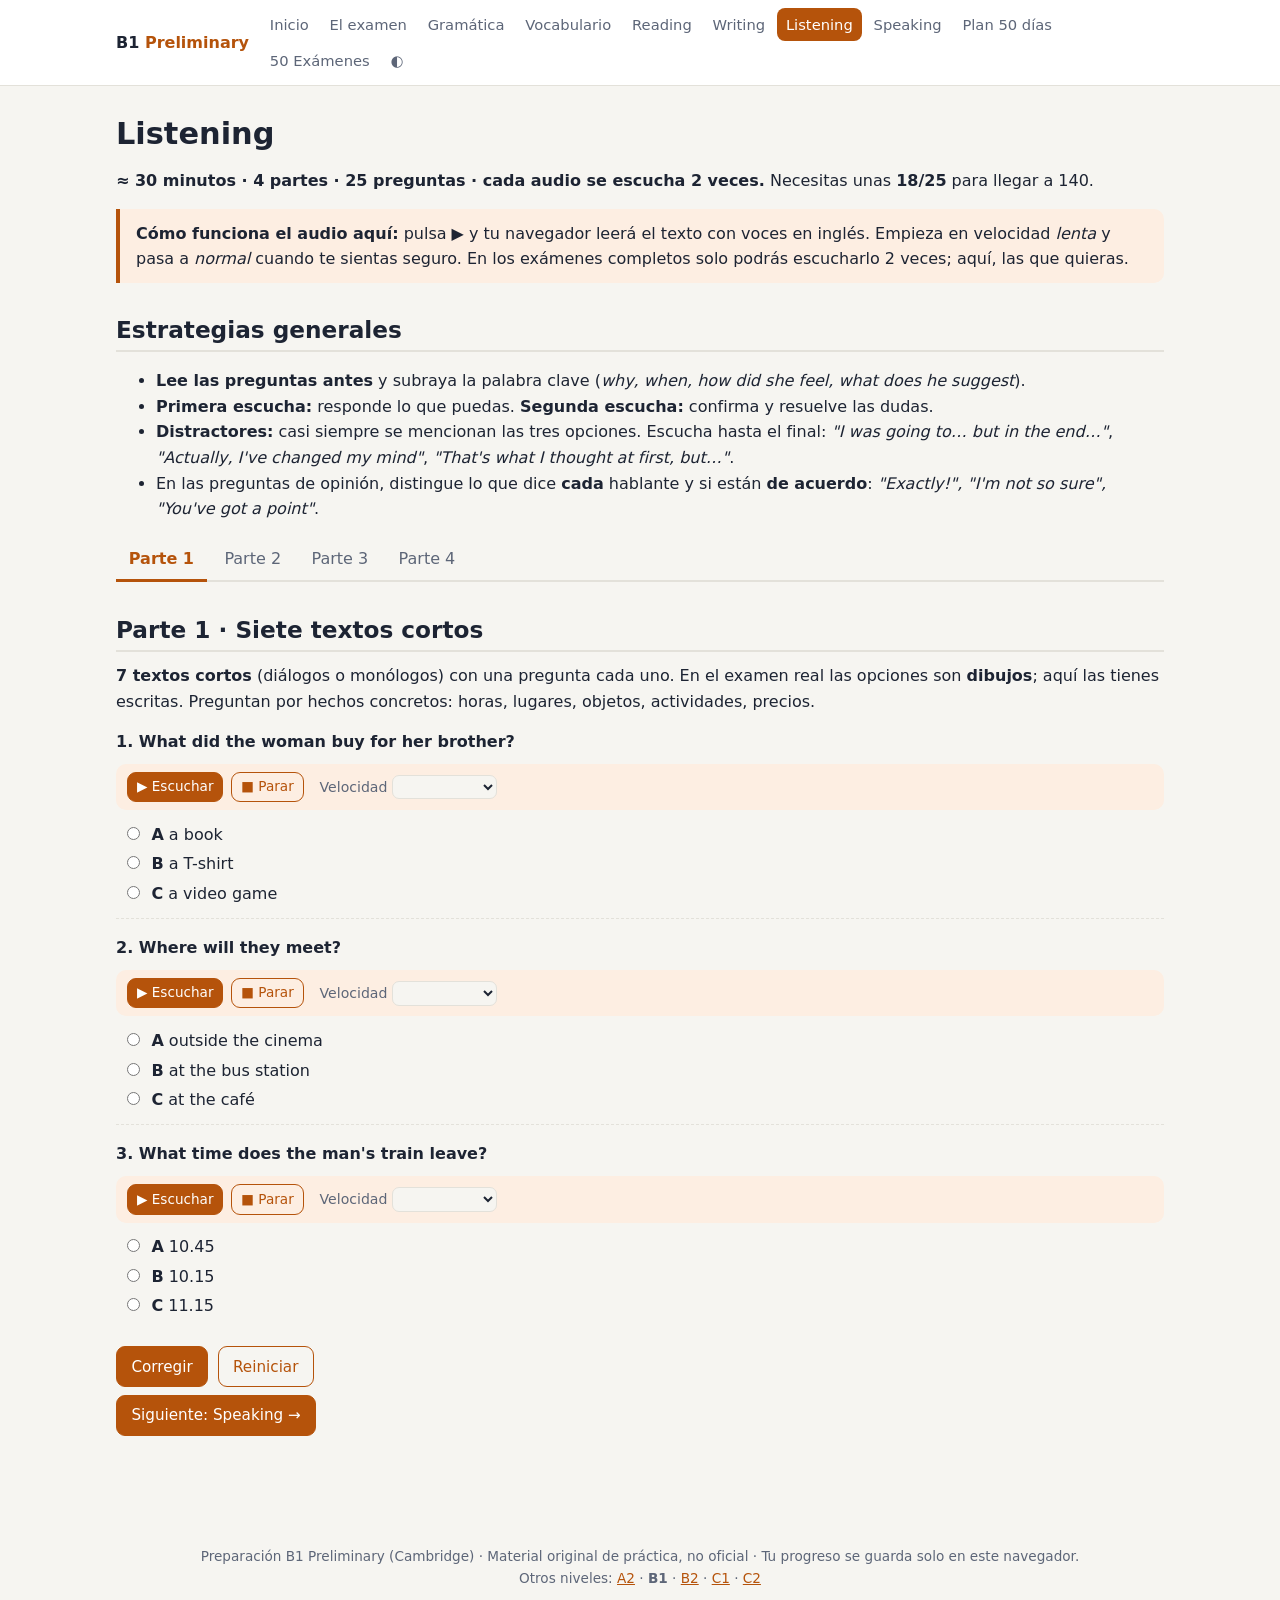
<file: listening.html>
<!doctype html>
<html lang="es">
<head>
<meta charset="utf-8"><meta name="viewport" content="width=device-width,initial-scale=1">
<title>Listening · B1 Preliminary</title>
<link rel="stylesheet" href="assets/style.css">
<link rel="icon" href="data:image/svg+xml,<svg xmlns='http://www.w3.org/2000/svg' viewBox='0 0 100 100'><text y='.9em' font-size='90'>🎓</text></svg>">
</head>
<body>
<main class="wrap">
<h1>Listening</h1>
<p><b>≈ 30 minutos · 4 partes · 25 preguntas · cada audio se escucha 2 veces.</b> Necesitas unas <b>18/25</b> para llegar a 140.</p>
<div class="tip"><b>Cómo funciona el audio aquí:</b> pulsa ▶ y tu navegador leerá el texto con voces en inglés. Empieza en velocidad <i>lenta</i> y pasa a <i>normal</i> cuando te sientas seguro. En los exámenes completos solo podrás escucharlo 2 veces; aquí, las que quieras.</div>

<h2>Estrategias generales</h2>
<ul>
<li><b>Lee las preguntas antes</b> y subraya la palabra clave (<i>why, when, how did she feel, what does he suggest</i>).</li>
<li><b>Primera escucha:</b> responde lo que puedas. <b>Segunda escucha:</b> confirma y resuelve las dudas.</li>
<li><b>Distractores:</b> casi siempre se mencionan las tres opciones. Escucha hasta el final: <i>"I was going to… but in the end…"</i>, <i>"Actually, I've changed my mind"</i>, <i>"That's what I thought at first, but…"</i>.</li>
<li>En las preguntas de opinión, distingue lo que dice <b>cada</b> hablante y si están <b>de acuerdo</b>: <i>"Exactly!", "I'm not so sure", "You've got a point"</i>.</li>
</ul>

<div class="tabs-root" id="listabs">
<div class="tabs"><button>Parte 1</button><button>Parte 2</button><button>Parte 3</button><button>Parte 4</button></div>

<section class="tabpanel">
<h2>Parte 1 · Siete textos cortos</h2>
<p><b>7 textos cortos</b> (diálogos o monólogos) con una pregunta cada uno. En el examen real las opciones son <b>dibujos</b>; aquí las tienes escritas. Preguntan por hechos concretos: horas, lugares, objetos, actividades, precios.</p>
<div id="lp1"></div>
</section>
<section class="tabpanel">
<h2>Parte 2 · Seis conversaciones</h2>
<p><b>6 diálogos cortos</b> entre dos personas. Antes de cada uno oyes la situación (<i>You will hear two friends talking about a film</i>). La pregunta es sobre <b>opiniones, sentimientos, acuerdo o propósito</b>: <i>What do they agree about? How does the woman feel? Why is he calling?</i></p>
<div id="lp2"></div>
</section>
<section class="tabpanel">
<h2>Parte 3 · Completar notas</h2>
<p><b>Una persona habla</b> (radio, guía, charla) y completas <b>6 huecos</b> con una o dos palabras, un número, una fecha o una hora. Las palabras que oyes son <b>exactamente</b> las que debes escribir, bien escritas.</p>
<ul><li>Antes de escuchar, piensa qué tipo de palabra falta (¿nombre?, ¿número?, ¿lugar?).</li><li>Muchas veces oyes dos datos parecidos: <i>"It used to cost £20, but now it's £25"</i>.</li></ul>
<div id="lp3"></div>
</section>
<section class="tabpanel">
<h2>Parte 4 · Entrevista</h2>
<p><b>Una entrevista larga</b> (radio, podcast) de unos 3–4 minutos. <b>6 preguntas</b> de 3 opciones en el orden del audio. Las respuestas casi nunca usan las mismas palabras que el audio: busca la <b>idea</b>.</p>
<div id="lp4"></div>
</section>
</div>
<p><a class="btn" href="speaking.html">Siguiente: Speaking →</a></p>
</main>
<script src="assets/app.js"></script>
<script>
const LP1 = [
 {q:'What did the woman buy for her brother?',o:['a book','a T-shirt','a video game'],script:[['M','Did you get anything for Pete\'s birthday?'],['W','I was going to buy him a T-shirt, but I didn\'t know his size. I nearly got a video game, but he\'s got so many. So I got him a book about football.']]},
 {q:'Where will they meet?',o:['outside the cinema','at the café','at the bus station'],script:[['W','Shall we meet at the bus station?'],['M','It\'s always so crowded there. What about the café?'],['W','It\'s closed on Sundays. Let\'s just meet outside the cinema.'],['M','OK, fine.']]},
 {q:'What time does the man\'s train leave?',o:['10.45','10.15','11.15'],script:[['M','Excuse me, is the 10.15 to York on time?'],['W','I\'m afraid that one has been cancelled. The next one leaves at quarter to eleven.'],['M','Not 11.15? Great, that\'s better than I thought.']]},
];
const LP2 = [
 {ctx:'You will hear two friends talking about a film they have just seen.',q:'What do they agree about?',o:['The ending was disappointing.','The actors were excellent.','It was too long.'],script:[['W','Well, I thought the actors were brilliant.'],['M','Really? I found the main character a bit boring. But that ending! It was so predictable.'],['W','I know. After two great hours, I expected something much more exciting at the end.']]},
 {ctx:'You will hear a woman telling a friend about her new job.',q:'How does she feel about it?',o:['worried about the responsibility','bored by the work','annoyed about the hours'],script:[['W','The hours are fine and the work is interesting. It\'s just that I\'m in charge of twelve people now. If something goes wrong, it\'s my fault. I keep lying awake at night thinking about it.']]},
 {ctx:'You will hear a boy calling his mother.',q:'Why is he calling?',o:['to ask for permission','to say he will be late','to ask her to pick him up'],script:[['M','Hi Mum. Jack\'s parents have invited me to stay for dinner and watch the match. Is that OK? I\'ll still be home by ten, and Jack\'s dad can drive me.']]},
];
const LP3 = {intro:'You will hear a guide talking to a group of visitors about a castle.',g:'W',head:'Ravenscroft Castle',script:`Good morning, everyone, and welcome to Ravenscroft Castle. The castle was built in 1285, although the tower you can see on your left was added about two hundred years later. Our tour today lasts ninety minutes. We'll start in the great hall, where you can see a famous collection of swords. Please don't take photos in the library, because the light can damage the old books. After the tour, you're welcome to visit the gardens, which are especially beautiful in spring. The café is next to the main gate and it serves homemade soup and cakes. Finally, if you'd like to come back in the summer, there's a medieval festival every year in August, with music and horse shows.`,
 sents:['The castle was built in ___.','The tour lasts ___ minutes.','In the great hall there is a collection of ___.','Visitors can\'t take photos in the ___.','The café is next to the ___.','The festival takes place in ___.'],
 ans:[['1285'],['90','ninety'],['swords'],['library'],['main gate','gate'],['august']]};
const LP4 = {intro:'You will hear an interview with a young woman called Holly Barnes, who works as a zookeeper.',names:{M:'Interviewer',W:'Holly'},script:[
 ['M','Holly, how did you become a zookeeper?'],['W','Well, I\'ve always loved animals, but I actually studied business at university. I only started at the zoo because I needed a summer job. After two weeks, I knew this was what I wanted to do.'],
 ['M','What does a typical day look like?'],['W','People think we spend all day playing with the animals, but most of the job is cleaning! I start at seven, clean the enclosures, prepare food and check that everyone is healthy. The animals I work with are the giraffes.'],
 ['M','What\'s the hardest part?'],['W','Probably the weather. In winter, being outside at seven in the morning when it\'s freezing isn\'t much fun. The animals are no problem – they\'re much easier than people sometimes!'],
 ['M','Have you ever had a dangerous moment?'],['W','Once a giraffe kicked the door while I was inside. It didn\'t hurt me, but it taught me to always be careful. Giraffes look calm, but they\'re very strong.'],
 ['M','What do you enjoy most?'],['W','When a baby is born. Last spring we had a baby giraffe, and I stayed all night to watch. It stood up after about an hour. I\'ll never forget that.'],
 ['M','Any advice for young people who want to do your job?'],['W','Volunteer at an animal centre first. You\'ll find out quickly if you really like the work – especially the cleaning!']],
 q:[{q:'Why did Holly start working at the zoo?',o:['She needed a temporary job.','She had studied animals at university.','A friend recommended it.']},
 {q:'What does Holly say about her daily work?',o:['It is different from what people imagine.','She spends a lot of time with the public.','It is mostly feeding the animals.']},
 {q:'What does Holly find most difficult?',o:['working outside in cold weather','dealing with the animals','getting up early']},
 {q:'What did Holly learn from the incident with the giraffe?',o:['to pay attention at all times','that giraffes are aggressive','to never go inside the enclosure']},
 {q:'What was special about last spring?',o:['She watched a giraffe being born.','She was given a new job.','She took care of a sick giraffe.']},
 {q:'What advice does Holly give?',o:['Get some experience before choosing this career.','Study business at university.','Learn as much as possible about giraffes.']}]};
document.addEventListener('DOMContentLoaded', () => {
  practice($('#lp1'), 'l1', LP1, {args:[null]});
  practice($('#lp2'), 'l1', LP2, {args:[null]});
  practice($('#lp3'), 'l2', LP3, {args:[null]});
  practice($('#lp4'), 'l4', LP4, {args:[null]});
});
</script>
</body>
</html>
</file>
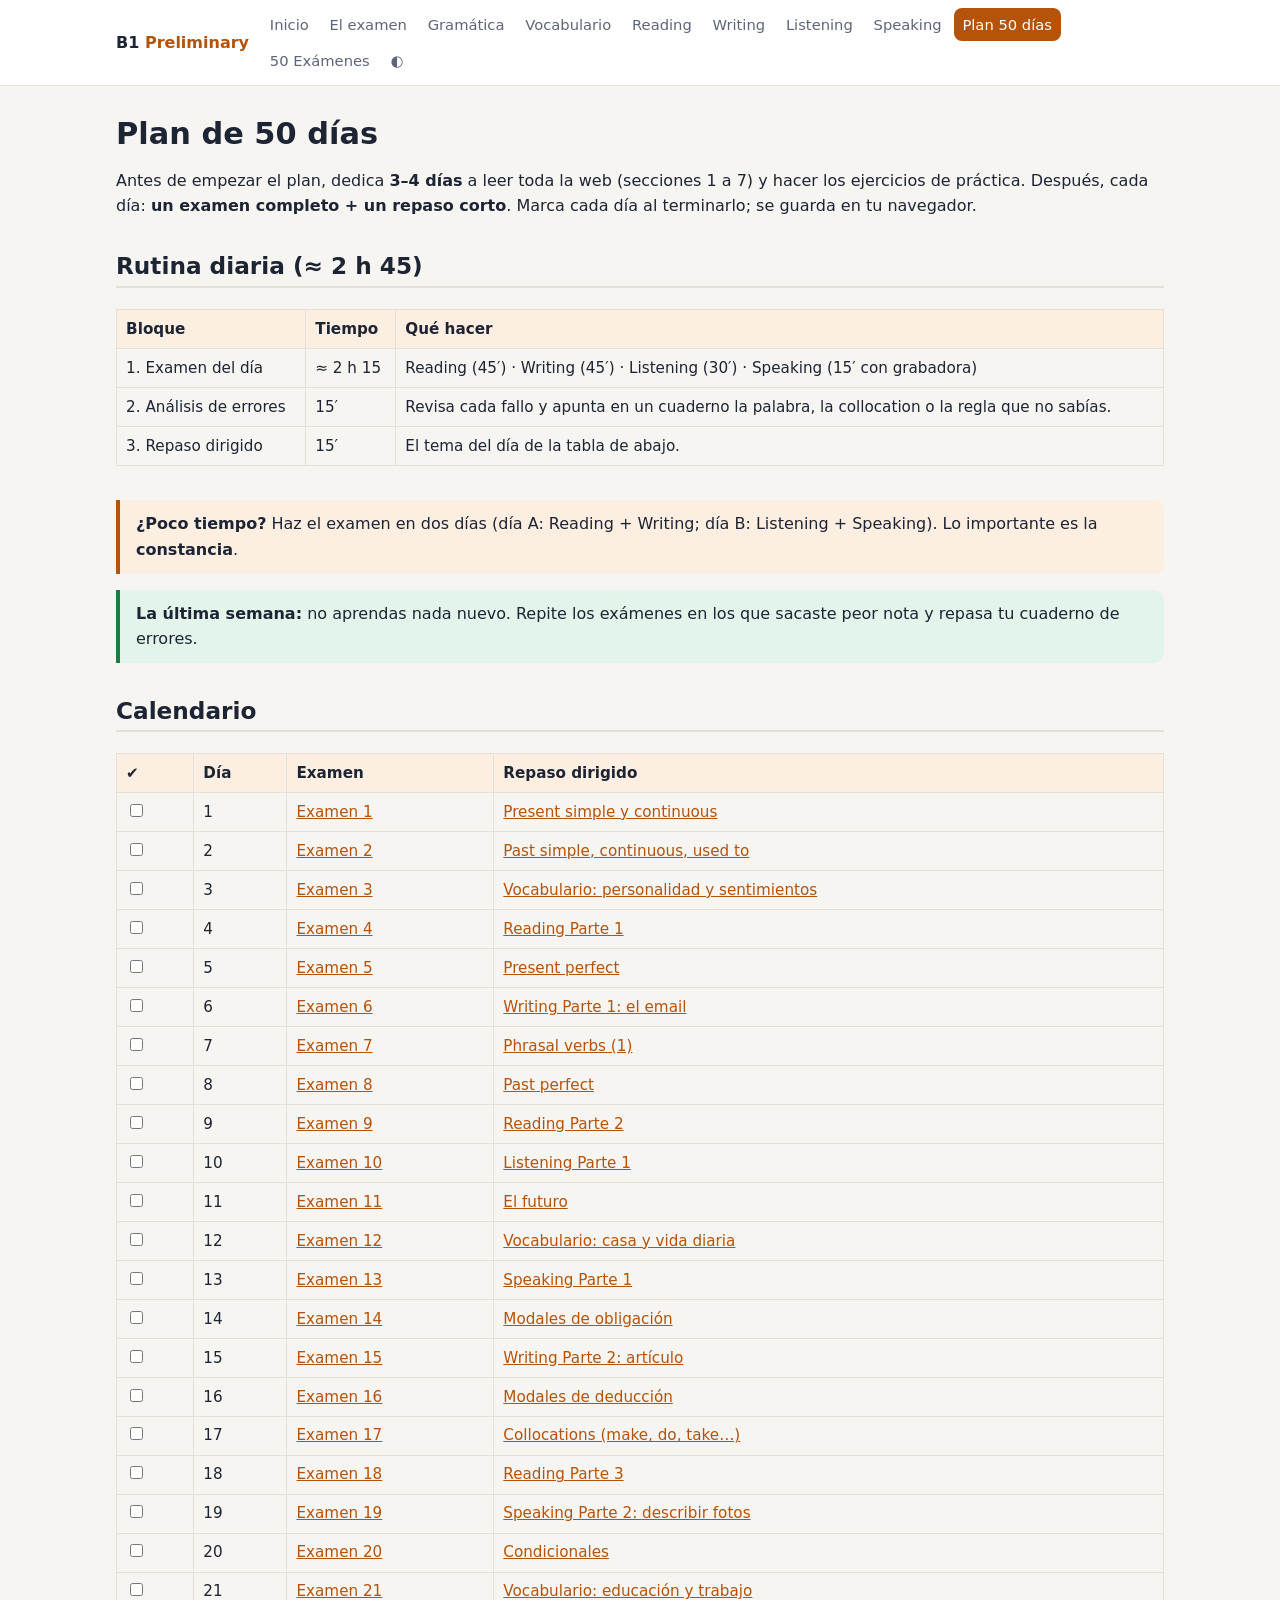
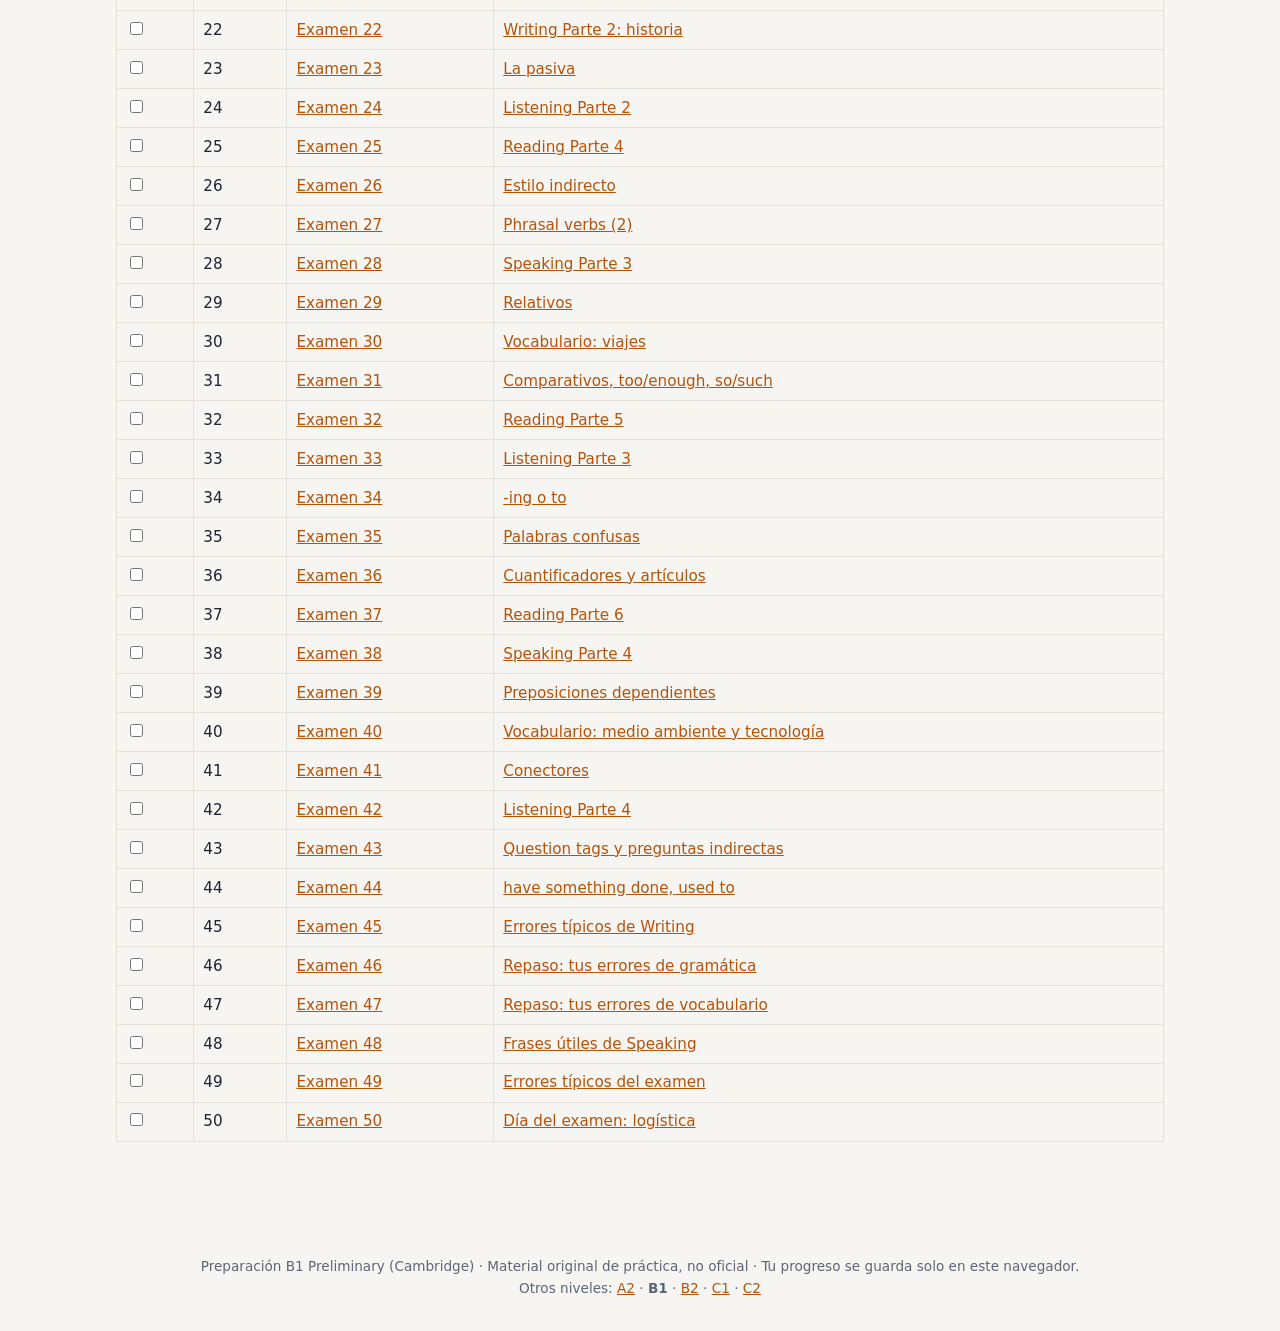
<file: plan.html>
<!doctype html>
<html lang="es">
<head>
<meta charset="utf-8"><meta name="viewport" content="width=device-width,initial-scale=1">
<title>Plan de 50 días · B1 Preliminary</title>
<link rel="stylesheet" href="assets/style.css">
<link rel="icon" href="data:image/svg+xml,<svg xmlns='http://www.w3.org/2000/svg' viewBox='0 0 100 100'><text y='.9em' font-size='90'>🎓</text></svg>">
</head>
<body>
<main class="wrap">
<h1>Plan de 50 días</h1>
<p>Antes de empezar el plan, dedica <b>3–4 días</b> a leer toda la web (secciones 1 a 7) y hacer los ejercicios de práctica. Después, cada día: <b>un examen completo + un repaso corto</b>. Marca cada día al terminarlo; se guarda en tu navegador.</p>

<h2>Rutina diaria (≈ 2 h 45)</h2>
<div class="table-wrap"><table>
<tr><th>Bloque</th><th>Tiempo</th><th>Qué hacer</th></tr>
<tr><td>1. Examen del día</td><td>≈ 2 h 15</td><td>Reading (45′) · Writing (45′) · Listening (30′) · Speaking (15′ con grabadora)</td></tr>
<tr><td>2. Análisis de errores</td><td>15′</td><td>Revisa cada fallo y apunta en un cuaderno la palabra, la collocation o la regla que no sabías.</td></tr>
<tr><td>3. Repaso dirigido</td><td>15′</td><td>El tema del día de la tabla de abajo.</td></tr>
</table></div>
<div class="tip"><b>¿Poco tiempo?</b> Haz el examen en dos días (día A: Reading + Writing; día B: Listening + Speaking). Lo importante es la <b>constancia</b>.</div>
<div class="key"><b>La última semana:</b> no aprendas nada nuevo. Repite los exámenes en los que sacaste peor nota y repasa tu cuaderno de errores.</div>

<h2>Calendario</h2>
<div class="table-wrap"><table id="plan"><tr><th>✔</th><th>Día</th><th>Examen</th><th>Repaso dirigido</th></tr></table></div>
</main>
<script src="assets/app.js"></script>
<script>
const TOPICS = [
 ['Present simple y continuous','gramatica.html#g1'],['Past simple, continuous, used to','gramatica.html#g2'],['Vocabulario: personalidad y sentimientos','vocabulario.html'],['Reading Parte 1','reading.html'],['Present perfect','gramatica.html#g3'],
 ['Writing Parte 1: el email','writing.html'],['Phrasal verbs (1)','vocabulario.html'],['Past perfect','gramatica.html#g4'],['Reading Parte 2','reading.html'],['Listening Parte 1','listening.html'],
 ['El futuro','gramatica.html#g5'],['Vocabulario: casa y vida diaria','vocabulario.html'],['Speaking Parte 1','speaking.html'],['Modales de obligación','gramatica.html#g6'],['Writing Parte 2: artículo','writing.html'],
 ['Modales de deducción','gramatica.html#g7'],['Collocations (make, do, take…)','vocabulario.html'],['Reading Parte 3','reading.html'],['Speaking Parte 2: describir fotos','speaking.html'],['Condicionales','gramatica.html#g8'],
 ['Vocabulario: educación y trabajo','vocabulario.html'],['Writing Parte 2: historia','writing.html'],['La pasiva','gramatica.html#g9'],['Listening Parte 2','listening.html'],['Reading Parte 4','reading.html'],
 ['Estilo indirecto','gramatica.html#g10'],['Phrasal verbs (2)','vocabulario.html'],['Speaking Parte 3','speaking.html'],['Relativos','gramatica.html#g11'],['Vocabulario: viajes','vocabulario.html'],
 ['Comparativos, too/enough, so/such','gramatica.html#g12'],['Reading Parte 5','reading.html'],['Listening Parte 3','listening.html'],['-ing o to','gramatica.html#g13'],['Palabras confusas','vocabulario.html'],
 ['Cuantificadores y artículos','gramatica.html#g14'],['Reading Parte 6','reading.html'],['Speaking Parte 4','speaking.html'],['Preposiciones dependientes','gramatica.html#g15'],['Vocabulario: medio ambiente y tecnología','vocabulario.html'],
 ['Conectores','gramatica.html#g16'],['Listening Parte 4','listening.html'],['Question tags y preguntas indirectas','gramatica.html#g17'],['have something done, used to','gramatica.html#g18'],['Errores típicos de Writing','writing.html'],
 ['Repaso: tus errores de gramática','gramatica.html'],['Repaso: tus errores de vocabulario','vocabulario.html'],['Frases útiles de Speaking','speaking.html'],['Errores típicos del examen','guia.html#errores'],['Día del examen: logística','guia.html#dia']];
document.addEventListener('DOMContentLoaded', () => {
  const done = store.get('plan', {}); const res = store.get('results', {});
  const t = $('#plan');
  TOPICS.forEach(([name, href], i) => {
    const n = i + 1; const r = res[n];
    t.insertAdjacentHTML('beforeend', `<tr><td><input type="checkbox" data-n="${n}" ${done[n] ? 'checked' : ''}></td><td>${n}</td><td><a href="examen.html?n=${n}">Examen ${n}</a>${r && r.overall ? ` <span class="pill">${r.overall}</span>` : ''}</td><td><a href="${href}">${name}</a></td></tr>`);
  });
  $$('input[type=checkbox]', t).forEach(c => c.onchange = () => { const d = store.get('plan', {}); d[c.dataset.n] = c.checked; store.set('plan', d); });
});
</script>
</body>
</html>
</file>
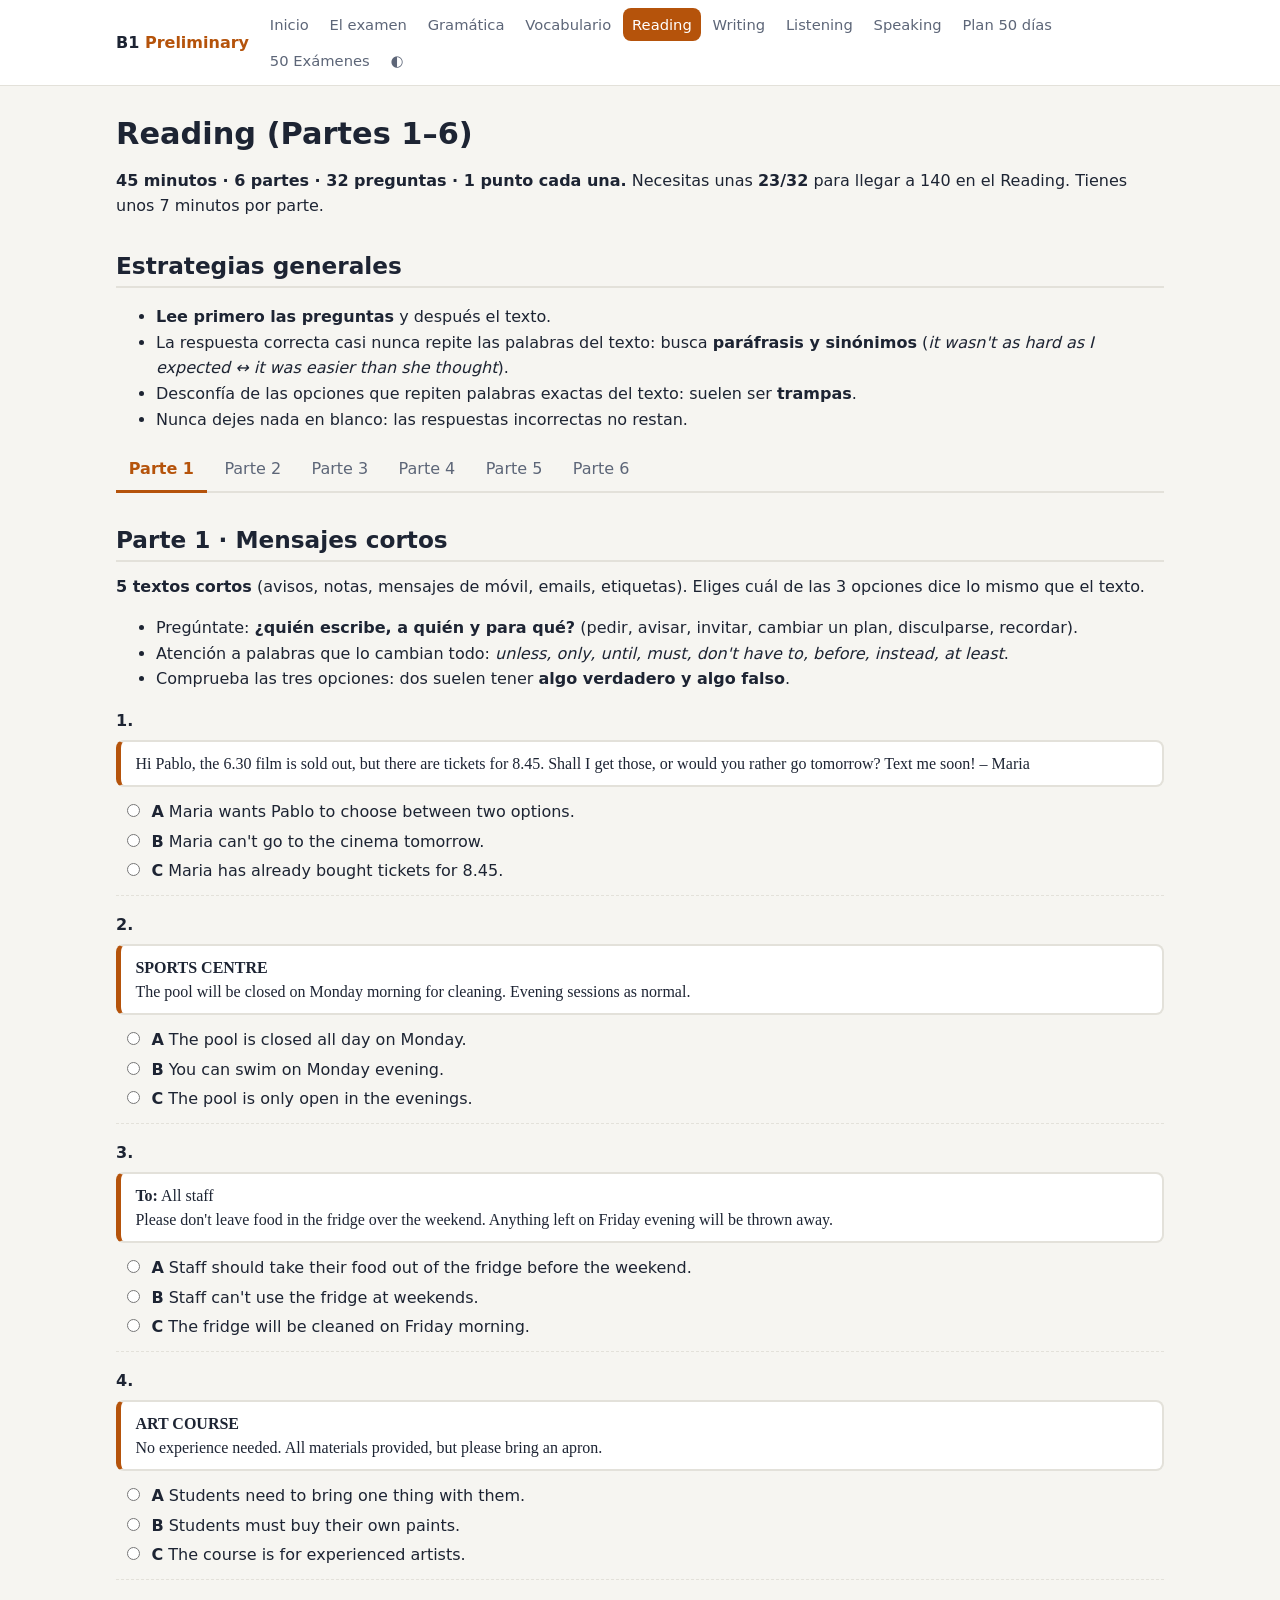
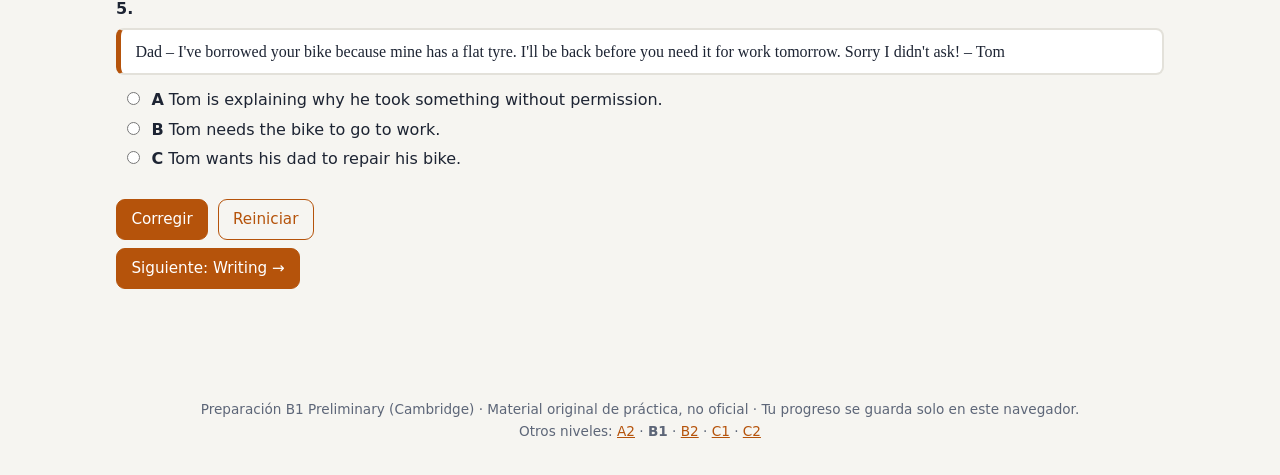
<file: reading.html>
<!doctype html>
<html lang="es">
<head>
<meta charset="utf-8"><meta name="viewport" content="width=device-width,initial-scale=1">
<title>Reading · B1 Preliminary</title>
<link rel="stylesheet" href="assets/style.css">
<link rel="icon" href="data:image/svg+xml,<svg xmlns='http://www.w3.org/2000/svg' viewBox='0 0 100 100'><text y='.9em' font-size='90'>🎓</text></svg>">
</head>
<body>
<main class="wrap">
<h1>Reading (Partes 1–6)</h1>
<p><b>45 minutos · 6 partes · 32 preguntas · 1 punto cada una.</b> Necesitas unas <b>23/32</b> para llegar a 140 en el Reading. Tienes unos 7 minutos por parte.</p>

<h2>Estrategias generales</h2>
<ul>
<li><b>Lee primero las preguntas</b> y después el texto.</li>
<li>La respuesta correcta casi nunca repite las palabras del texto: busca <b>paráfrasis y sinónimos</b> (<i>it wasn't as hard as I expected ↔ it was easier than she thought</i>).</li>
<li>Desconfía de las opciones que repiten palabras exactas del texto: suelen ser <b>trampas</b>.</li>
<li>Nunca dejes nada en blanco: las respuestas incorrectas no restan.</li>
</ul>

<div class="tabs-root" id="rtabs">
<div class="tabs"><button>Parte 1</button><button>Parte 2</button><button>Parte 3</button><button>Parte 4</button><button>Parte 5</button><button>Parte 6</button></div>

<section class="tabpanel">
<h2>Parte 1 · Mensajes cortos</h2>
<p><b>5 textos cortos</b> (avisos, notas, mensajes de móvil, emails, etiquetas). Eliges cuál de las 3 opciones dice lo mismo que el texto.</p>
<ul>
<li>Pregúntate: <b>¿quién escribe, a quién y para qué?</b> (pedir, avisar, invitar, cambiar un plan, disculparse, recordar).</li>
<li>Atención a palabras que lo cambian todo: <i>unless, only, until, must, don't have to, before, instead, at least</i>.</li>
<li>Comprueba las tres opciones: dos suelen tener <b>algo verdadero y algo falso</b>.</li>
</ul>
<div id="r1"></div>
</section>

<section class="tabpanel">
<h2>Parte 2 · Emparejar personas con textos</h2>
<p><b>5 descripciones de personas</b> (con 3 cosas que necesitan o les gustan) y <b>8 textos cortos</b> (libros, cursos, viajes, restaurantes…). Eliges el texto ideal para cada persona. Sobran 3 textos.</p>
<ul>
<li>Subraya en cada persona los <b>3 requisitos</b> (p. ej.: <i>a beginners' course</i> · <i>at the weekend</i> · <i>not expensive</i>).</li>
<li>El texto correcto cumple <b>los tres</b>. Varios textos cumplen uno o dos: son los distractores.</li>
<li>Cuidado con los requisitos negativos: <i>doesn't want to travel far, can't go in the evenings</i>.</li>
</ul>
<div id="r2"></div>
</section>

<section class="tabpanel">
<h2>Parte 3 · Texto largo</h2>
<p><b>Un texto de unas 350 palabras</b> (artículo, blog, entrevista) con 5 preguntas de 4 opciones. Las preguntas 1–4 siguen el orden del texto; la última suele ser <b>global</b> (¿qué diría el autor? ¿cuál es el propósito del texto?).</p>
<ul>
<li>Preguntas típicas: <i>What does the writer say about…? How did she feel when…? What is the writer's main purpose?</i></li>
<li>Para la pregunta global, piensa en el texto completo, no en un solo párrafo.</li>
</ul>
<div id="r3"></div>
</section>

<section class="tabpanel">
<h2>Parte 4 · Frases eliminadas</h2>
<p><b>Un texto con 5 huecos</b>; faltan frases completas. Eliges entre <b>8 frases</b> (sobran 3).</p>
<ul>
<li>Lee la frase <b>anterior y la siguiente</b> al hueco. Busca conexiones: pronombres (<i>it, they, this, there</i>), conectores (<i>however, also, so</i>), palabras repetidas o sinónimos.</li>
<li>Si una frase empieza con <i>But</i> o <i>However</i>, debe contradecir lo anterior; si tiene <i>This</i>, se refiere a algo mencionado justo antes.</li>
<li>Cuando termines, lee el texto completo con tus respuestas: debe tener sentido.</li>
</ul>
<div id="r4"></div>
</section>

<section class="tabpanel">
<h2>Parte 5 · Vocabulario de 4 opciones</h2>
<p><b>Un texto corto con 6 huecos</b>, 4 opciones cada uno. Evalúa <b>collocations</b> (<i>make a decision</i>), <b>phrasal verbs</b> (<i>run out of</i>), preposiciones dependientes (<i>depend on</i>), conectores y palabras de significado parecido.</p>
<ul>
<li>Mira la palabra <b>después</b> del hueco: muchas veces decide la respuesta (<i>interested <b>in</b></i>, <i>succeed <b>in</b></i>).</li>
<li>Repasa las listas de <a href="vocabulario.html">collocations y phrasal verbs</a>.</li>
</ul>
<div id="r5"></div>
</section>

<section class="tabpanel">
<h2>Parte 6 · Escribir una palabra</h2>
<p><b>Un texto con 6 huecos</b>; escribes <b>una palabra</b> en cada uno. Son palabras gramaticales:</p>
<div class="table-wrap"><table>
<tr><th>Tipo de palabra</th><th>Ejemplos</th></tr>
<tr><td>Preposiciones</td><td>in, on, at, for, since, of, with, by, about</td></tr>
<tr><td>Auxiliares y modales</td><td>do, did, have, has, been, was, will, would, can, could</td></tr>
<tr><td>Pronombres y relativos</td><td>it, them, which, who, where, whose, myself</td></tr>
<tr><td>Artículos y cuantificadores</td><td>a, an, the, some, any, much, many, few, enough, all</td></tr>
<tr><td>Conectores y comparativos</td><td>although, but, because, so, if, unless, than, as, such, too</td></tr>
<tr><td>Partes de expresiones</td><td>look forward <b>to</b>, as well <b>as</b>, such <b>as</b>, in order <b>to</b>, used <b>to</b></td></tr>
</table></div>
<div class="warn">Solo <b>una palabra</b>, bien escrita. Las contracciones (<i>didn't</i>) no valen.</div>
<div id="r6"></div>
</section>
</div>
<p><a class="btn" href="writing.html">Siguiente: Writing →</a></p>
</main>
<script src="assets/app.js"></script>
<script>
const R1 = [
 {t:'Hi Pablo, the 6.30 film is sold out, but there are tickets for 8.45. Shall I get those, or would you rather go tomorrow? Text me soon! – Maria',o:['Maria wants Pablo to choose between two options.','Maria has already bought tickets for 8.45.','Maria can\'t go to the cinema tomorrow.'],exp:'Le da dos opciones (8.45 hoy o mañana) y le pide que decida.'},
 {t:'<b>SPORTS CENTRE</b><br>The pool will be closed on Monday morning for cleaning. Evening sessions as normal.',o:['You can swim on Monday evening.','The pool is closed all day on Monday.','The pool is only open in the evenings.'],exp:'Cierra el lunes por la mañana; por la tarde, normal.'},
 {t:'<b>To:</b> All staff<br>Please don\'t leave food in the fridge over the weekend. Anything left on Friday evening will be thrown away.',o:['Staff should take their food out of the fridge before the weekend.','The fridge will be cleaned on Friday morning.','Staff can\'t use the fridge at weekends.'],exp:'Lo que quede el viernes por la tarde se tirará → hay que llevárselo antes.'},
 {t:'<b>ART COURSE</b><br>No experience needed. All materials provided, but please bring an apron.',o:['Students need to bring one thing with them.','The course is for experienced artists.','Students must buy their own paints.'],exp:'Los materiales los dan; solo hay que traer un delantal.'},
 {t:'Dad – I\'ve borrowed your bike because mine has a flat tyre. I\'ll be back before you need it for work tomorrow. Sorry I didn\'t ask! – Tom',o:['Tom is explaining why he took something without permission.','Tom wants his dad to repair his bike.','Tom needs the bike to go to work.'],exp:'Se ha llevado la bici sin preguntar y explica por qué.'},
];
const R2 = {title:'Weekend courses',intro:'The people below all want to do a weekend course. There are descriptions of eight courses.',
 sections:[
 {h:'Wild Cooking',t:'Spend Saturday in the forest with our expert, learning to find and cook wild plants and mushrooms. The day ends with a meal around the fire. Suitable for complete beginners. £45 including food.'},
 {h:'City Photo Walk',t:'A three-hour walk around the old town on Sunday mornings, with a professional photographer. Bring any camera – even a phone is fine. Ideal if you\'re new to photography. £20.'},
 {h:'Pottery Weekend',t:'Two full days at our studio in the countryside. Learn to make bowls and cups on the wheel and take them home after we fire them. Accommodation included. £220.'},
 {h:'Salsa for Couples',t:'Learn the basic steps in four Saturday afternoon classes. You must come with a partner. Classes in the town centre. £60 per couple.'},
 {h:'Creative Writing',t:'An online course you can follow from home at your own speed over the weekend. Get feedback on your stories from a published author. £35.'},
 {h:'Landscape Photography',t:'For experienced photographers who want to improve their skills. We travel to the mountains by minibus on Saturday and return on Sunday evening. You need your own professional camera. £180.'},
 {h:'Bread Making',t:'A relaxed Sunday morning class in our bakery in the high street. You\'ll make three types of bread and take them home. No experience necessary. £30.'},
 {h:'Sea Kayaking',t:'A full Saturday on the water with qualified instructors. You must be able to swim 200 metres. All equipment provided. Minimum age 16. £75.'}],
 q:['Lucy has never done any photography and only has a phone. She doesn\'t want to spend much money, and she\'s only free on Sunday mornings.','Daniel wants to learn something practical about food. He loves nature and wants to be outside all day. He doesn\'t have any cooking experience.','Anna and her husband want to try a dancing course together. They can\'t go out at weekends in the evenings, and they live in the town centre.','Mark is a good swimmer who loves adventure. He wants to spend a whole day doing a water sport, but he hasn\'t got any equipment.','Sofia wants to improve her writing. She lives in a small village far from any town, so she wants something she can do without travelling.'],
 ans:[1,0,3,7,4],mix:true};
const R3 = {title:'Why I sold my car',text:`Three years ago, I did something my friends thought was crazy: I sold my car. I'd had it for ten years and used it every day – to go to work, to the supermarket, even to the gym five minutes away. But I was spending a fortune on petrol and parking, and I felt guilty about the pollution.

The first few weeks were difficult. It was winter, and cycling to work in the rain was not much fun. I arrived at the office wet and in a bad mood more than once. I also discovered that the bus to my parents' village only runs twice a day, so visiting them became much more complicated.

But slowly, things changed. I bought proper waterproof clothes and found a quieter route to work along the river. I started to notice things I'd never seen from the car: birds, small shops, people I now say hello to every morning. I've lost five kilos without trying, and I sleep much better.

I won't pretend it's perfect. When I need to carry heavy things or travel somewhere far, I hire a car for the day, which isn't cheap. And some of my friends still find it annoying that I can't give them a lift. But I calculate that I save more than two thousand euros a year.

I'm not saying everyone should get rid of their car. If you live in the countryside or have small children, it's probably not realistic. But if you live in a city, I'd suggest trying it for a month. You might be surprised how little you miss it.`,
 q:[{q:'Why did the writer decide to sell his car?',o:['It cost him a lot and was bad for the environment.','It was too old to use every day.','His friends told him he didn\'t need it.','He had moved closer to his office.']},
 {q:'What problem did the writer have at first?',o:['It was harder to visit his family.','He got lost on the way to work.','He couldn\'t find a good bike.','The buses were always late.']},
 {q:'What does the writer say about cycling to work now?',o:['He enjoys seeing things he didn\'t notice before.','He goes by a faster route than before.','He still often arrives at work wet.','He prefers it to travelling by bus.']},
 {q:'What disadvantage of not having a car does the writer mention?',o:['Hiring a car can be expensive.','He has lost touch with some friends.','He can\'t go shopping any more.','He has to get up much earlier.']},
 {q:'What would the writer probably say to a reader?',o:['"It\'s worth trying life without a car if you live in a town."','"Everyone should sell their car as soon as possible."','"Living without a car is only possible if you\'re very fit."','"Families with children need two cars."']}]};
const R4 = {title:'The man who walked around the world',text:`In 1970, a young Frenchman called Jean Béliveau had a dream: to walk around the world. It took him more than thirty years to start. [1] In 2000, at the age of 45, he finally set off from his home in Montreal, pushing a small cart with his tent and clothes.

His journey lasted eleven years and took him through 64 countries. He walked about 75,000 kilometres and wore out 54 pairs of shoes. [2] Most nights, he slept in the homes of people he had met that day.

Not everything was easy. In Africa he got malaria, and in some countries he was stopped by police who couldn't believe what he was doing. [3] "There were days when I wanted to go home," he admits.

What kept him going was the kindness of strangers. [4] People shared their food with him, gave him advice about the road ahead and even walked with him for a few days.

When he finally returned to Montreal in 2011, hundreds of people were waiting for him. [5] He says the walk taught him that most people in the world are good.`,
 sents:['His business was failing and he was going through a difficult time in his life.','He carried very little money with him.','He was also lonely, as he spent many months far from his family.','Everywhere he went, people opened their doors to him.','Among them was his wife, who had supported him during the whole journey.','He decided to walk because he was afraid of flying.','He had always wanted to become a famous writer.','Some of them asked him to stay in their country for ever.']};
const R5 = {title:'Learning a new language',text:`Many people [1] up learning a language after a few weeks because they don't see quick results. Experts say the secret is to [2] a little every day rather than a lot once a week. It also helps to [3] advantage of free apps and podcasts. Most importantly, don't be afraid of [4] mistakes – they are a normal part of learning. If you [5] on with it, you'll soon notice that you understand much more. And when you travel, you'll be able to [6] a conversation with local people.`,
 opts:[['give','stop','leave','finish'],['practise','make','train','exercise'],['take','have','get','make'],['making','doing','having','taking'],['carry','go','keep','hold'],['have','do','say','tell']],
 exp:['give up = abandonar.','practise = practicar.','take advantage of = aprovechar.','make mistakes = cometer errores.','carry on = continuar.','have a conversation = tener una conversación.']};
const R6 = {title:'My grandmother',text:`My grandmother is [1] most amazing person I know. She was born in a small village in 1940 and left school when she was twelve [2] she had to help on the family farm. [3] she didn't have much education, she has always loved reading. When she was seventy, she decided to learn how to use a computer, and now she writes a blog [4] her life in the village. Thousands of people read it every week! She says she has never been [5] happy. I hope I'll be as active as her [6] I'm her age.`,
 ans:[['the'],['because','as','since'],['although','though'],['about'],['so'],['when']],
 exp:['Superlativo: the most…','Causa: because.','Contraste + frase: although.','write about.','never been so happy.','when + presente con sentido futuro.']};
document.addEventListener('DOMContentLoaded', () => {
  practice($('#r1'), 'mcq', R1);
  practice($('#r2'), 'p7', R2);
  practice($('#r3'), 'p5', R3, {args:[1]});
  practice($('#r4'), 'p6', R4, {args:[1]});
  practice($('#r5'), 'p1', R5);
  practice($('#r6'), 'open', R6);
});
</script>
</body>
</html>
</file>
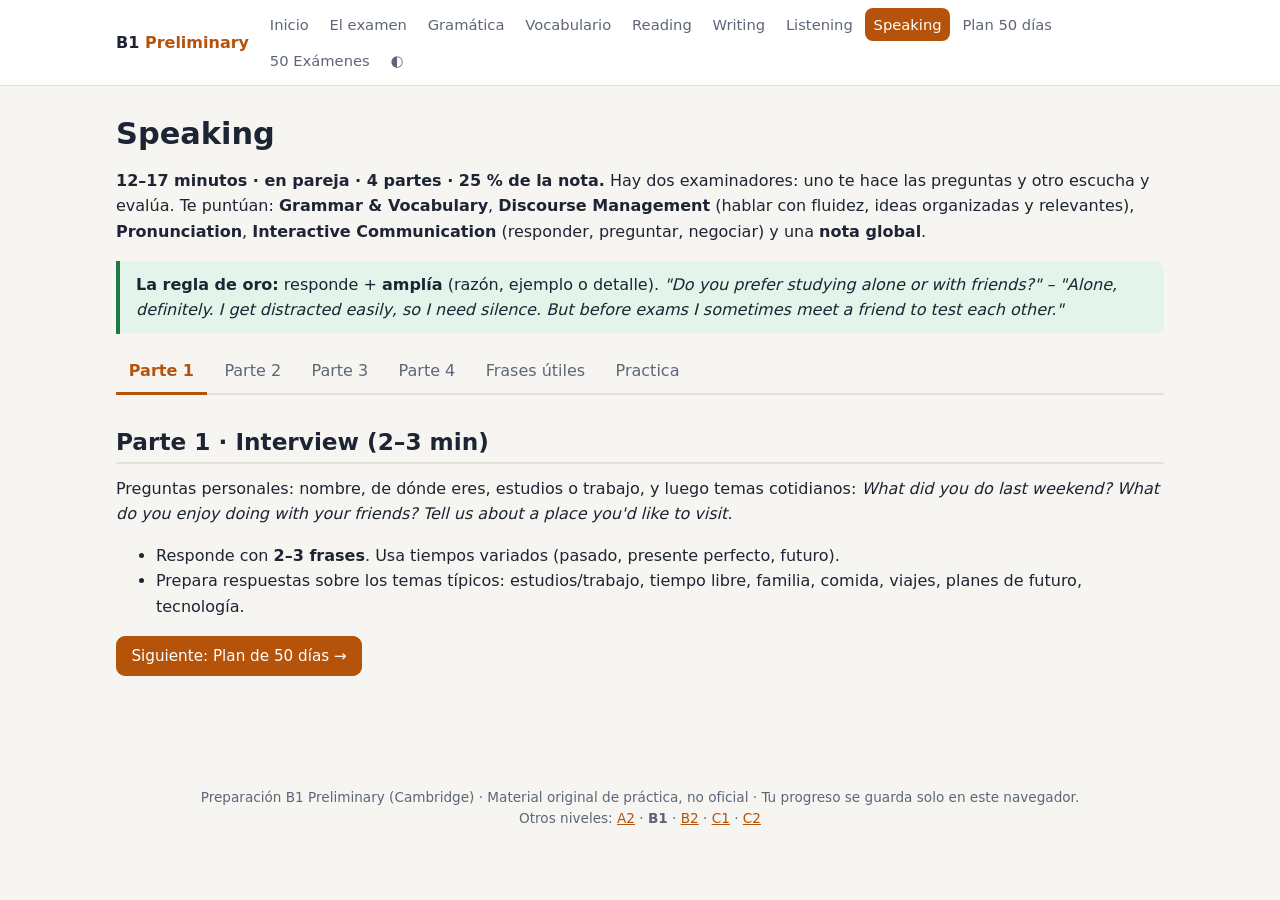
<file: speaking.html>
<!doctype html>
<html lang="es">
<head>
<meta charset="utf-8"><meta name="viewport" content="width=device-width,initial-scale=1">
<title>Speaking · B1 Preliminary</title>
<link rel="stylesheet" href="assets/style.css">
<link rel="icon" href="data:image/svg+xml,<svg xmlns='http://www.w3.org/2000/svg' viewBox='0 0 100 100'><text y='.9em' font-size='90'>🎓</text></svg>">
</head>
<body>
<main class="wrap">
<h1>Speaking</h1>
<p><b>12–17 minutos · en pareja · 4 partes · 25 % de la nota.</b> Hay dos examinadores: uno te hace las preguntas y otro escucha y evalúa. Te puntúan: <b>Grammar &amp; Vocabulary</b>, <b>Discourse Management</b> (hablar con fluidez, ideas organizadas y relevantes), <b>Pronunciation</b>, <b>Interactive Communication</b> (responder, preguntar, negociar) y una <b>nota global</b>.</p>

<div class="key"><b>La regla de oro:</b> responde + <b>amplía</b> (razón, ejemplo o detalle). <i>"Do you prefer studying alone or with friends?" – "Alone, definitely. I get distracted easily, so I need silence. But before exams I sometimes meet a friend to test each other."</i></div>

<div class="tabs-root" id="stabs">
<div class="tabs"><button>Parte 1</button><button>Parte 2</button><button>Parte 3</button><button>Parte 4</button><button>Frases útiles</button><button>Practica</button></div>

<section class="tabpanel">
<h2>Parte 1 · Interview (2–3 min)</h2>
<p>Preguntas personales: nombre, de dónde eres, estudios o trabajo, y luego temas cotidianos: <i>What did you do last weekend? What do you enjoy doing with your friends? Tell us about a place you'd like to visit.</i></p>
<ul>
<li>Responde con <b>2–3 frases</b>. Usa tiempos variados (pasado, presente perfecto, futuro).</li>
<li>Prepara respuestas sobre los temas típicos: estudios/trabajo, tiempo libre, familia, comida, viajes, planes de futuro, tecnología.</li>
</ul>
</section>

<section class="tabpanel">
<h2>Parte 2 · Describe a photo (1 minuto cada uno)</h2>
<p>El examinador te da <b>una foto</b> y la describes tú solo durante <b>un minuto</b>. Luego tu compañero describe otra foto sobre un tema parecido.</p>
<h3>Qué decir (en este orden)</h3>
<ol>
<li><b>Visión general:</b> <i>This photo shows a family having a picnic in a park.</i></li>
<li><b>Personas:</b> quiénes son, qué llevan, qué hacen (present continuous): <i>On the left, there's a man who is cutting some bread.</i></li>
<li><b>Lugar y detalles:</b> <i>In the background I can see some trees and a lake.</i></li>
<li><b>Suposiciones:</b> <i>It looks like a warm day. They seem to be enjoying themselves. Maybe it's somebody's birthday.</i></li>
</ol>
<div class="tip">Si no sabes una palabra, <b>descríbela</b>: <i>"a thing you use to…"</i>, <i>"a kind of…"</i>. No te quedes callado: un minuto pasa rápido si sigues la lista.</div>
</section>

<section class="tabpanel">
<h2>Parte 3 · Collaborative task (2–3 min)</h2>
<p>El examinador describe una situación y os da una hoja con <b>5–6 dibujos</b> de ideas: <i>"A young man is moving to a new city. He wants to make friends. Here are some things he could do. Talk together about the different things he could do, and say which would be best."</i></p>
<ul>
<li><b>Comentad varias opciones</b> (ventajas y desventajas) antes de decidir.</li>
<li><b>Interactúa:</b> pregunta, reacciona, muestra acuerdo y desacuerdo con educación.</li>
<li>Al final, <b>intentad decidir</b>, pero no pasa nada si no estáis de acuerdo.</li>
</ul>
<div class="card"><b>Ejemplo</b><p>A: Shall we start with joining a sports club? I think it's a great way to meet people.<br>B: I agree, especially if he likes football. But what if he isn't sporty?<br>A: Good point. Then maybe a language class would be better. Everyone there is new too.<br>B: That's true. What about volunteering? It might take a lot of time, though.<br>A: Hmm, I'm not sure. So, which do you think is best?<br>B: I'd say the language class. What do you think?<br>A: Yes, let's choose that.</p></div>
</section>

<section class="tabpanel">
<h2>Parte 4 · Discussion (3 min)</h2>
<p>El examinador hace preguntas <b>más generales</b> relacionadas con la Parte 3: <i>Is it easy to make friends in your town? Do you think people have fewer friends now because of social media?</i></p>
<ul>
<li>Da tu opinión con una razón y un ejemplo personal.</li>
<li>Puedes comentar lo que dice tu compañero: <i>"I agree with what Ana said, and also…"</i></li>
</ul>
</section>

<section class="tabpanel">
<h2>Frases útiles</h2>
<div class="table-wrap"><table>
<tr><th>Para…</th><th>Frases</th></tr>
<tr><td>Describir una foto</td><td data-say>In this picture I can see… · In the foreground… · In the background… · On the left / right… · It looks like… · They seem to be…</td></tr>
<tr><td>Especular</td><td data-say>Maybe… · Perhaps… · I think they might be… · It could be… · It must be…</td></tr>
<tr><td>Empezar la tarea</td><td data-say>Shall we start with…? · Let's talk about… first. · What do you think about…?</td></tr>
<tr><td>Estar de acuerdo</td><td data-say>I agree. · That's a good idea. · Exactly! · You're right. · That's true.</td></tr>
<tr><td>No estar de acuerdo</td><td data-say>I'm not so sure. · I see what you mean, but… · I don't really agree because…</td></tr>
<tr><td>Decidir</td><td data-say>So, which one shall we choose? · I think … would be best because… · Let's go for…</td></tr>
<tr><td>Dar opinión</td><td data-say>In my opinion… · Personally, I think… · It depends on… · For me, the most important thing is…</td></tr>
<tr><td>Ganar tiempo</td><td data-say>That's a difficult question. · Let me think… · Well, I've never thought about it, but…</td></tr>
</table></div>
</section>

<section class="tabpanel">
<h2>Practica</h2>
<p>Pulsa 🔊 para oír la pregunta, usa el temporizador y grábate. Luego escúchate: ¿has ampliado tus respuestas? ¿has usado conectores?</p>
<h3>Parte 1</h3>
<ul>
<li data-say>Where are you from?</li><li data-say>Do you work or are you a student?</li><li data-say>What do you enjoy doing in your free time?</li><li data-say>Tell us about the last time you went on holiday.</li><li data-say>What are you going to do next weekend?</li>
</ul>
<div id="t1"></div>
<h3>Parte 2 · Describe esta foto (1 minuto)</h3>
<div class="photo"><b>Photo:</b> Two teenagers are cooking in a small kitchen. The boy is cutting vegetables and the girl is reading a recipe on a tablet. There is flour on the table and they are laughing. Through the window you can see it is raining.</div>
<div id="t2"></div>
<h3>Parte 3 · Collaborative task</h3>
<div class="card"><p data-say><b>A school wants students to do more exercise. Here are some ideas. Talk together about the different ideas, and say which would be the best.</b></p><ul><li>a longer lunch break with sports</li><li>a dance club</li><li>walking or cycling to school</li><li>a sports competition between classes</li><li>a new gym</li></ul></div>
<div id="t3"></div>
<h3>Parte 4</h3>
<ul><li data-say>Do young people do enough exercise nowadays?</li><li data-say>Should sport be compulsory at school?</li><li data-say>What do you do to stay healthy?</li><li data-say>Is it better to do sport alone or in a team?</li></ul>
</section>
</div>
<p><a class="btn" href="plan.html">Siguiente: Plan de 50 días →</a></p>
</main>
<script src="assets/app.js"></script>
<script>
document.addEventListener('DOMContentLoaded', () => {
  $('#t1').append(timer(180), recorder());
  $('#t2').append(timer(60), recorder());
  $('#t3').append(timer(180), recorder());
});
</script>
</body>
</html>
</file>
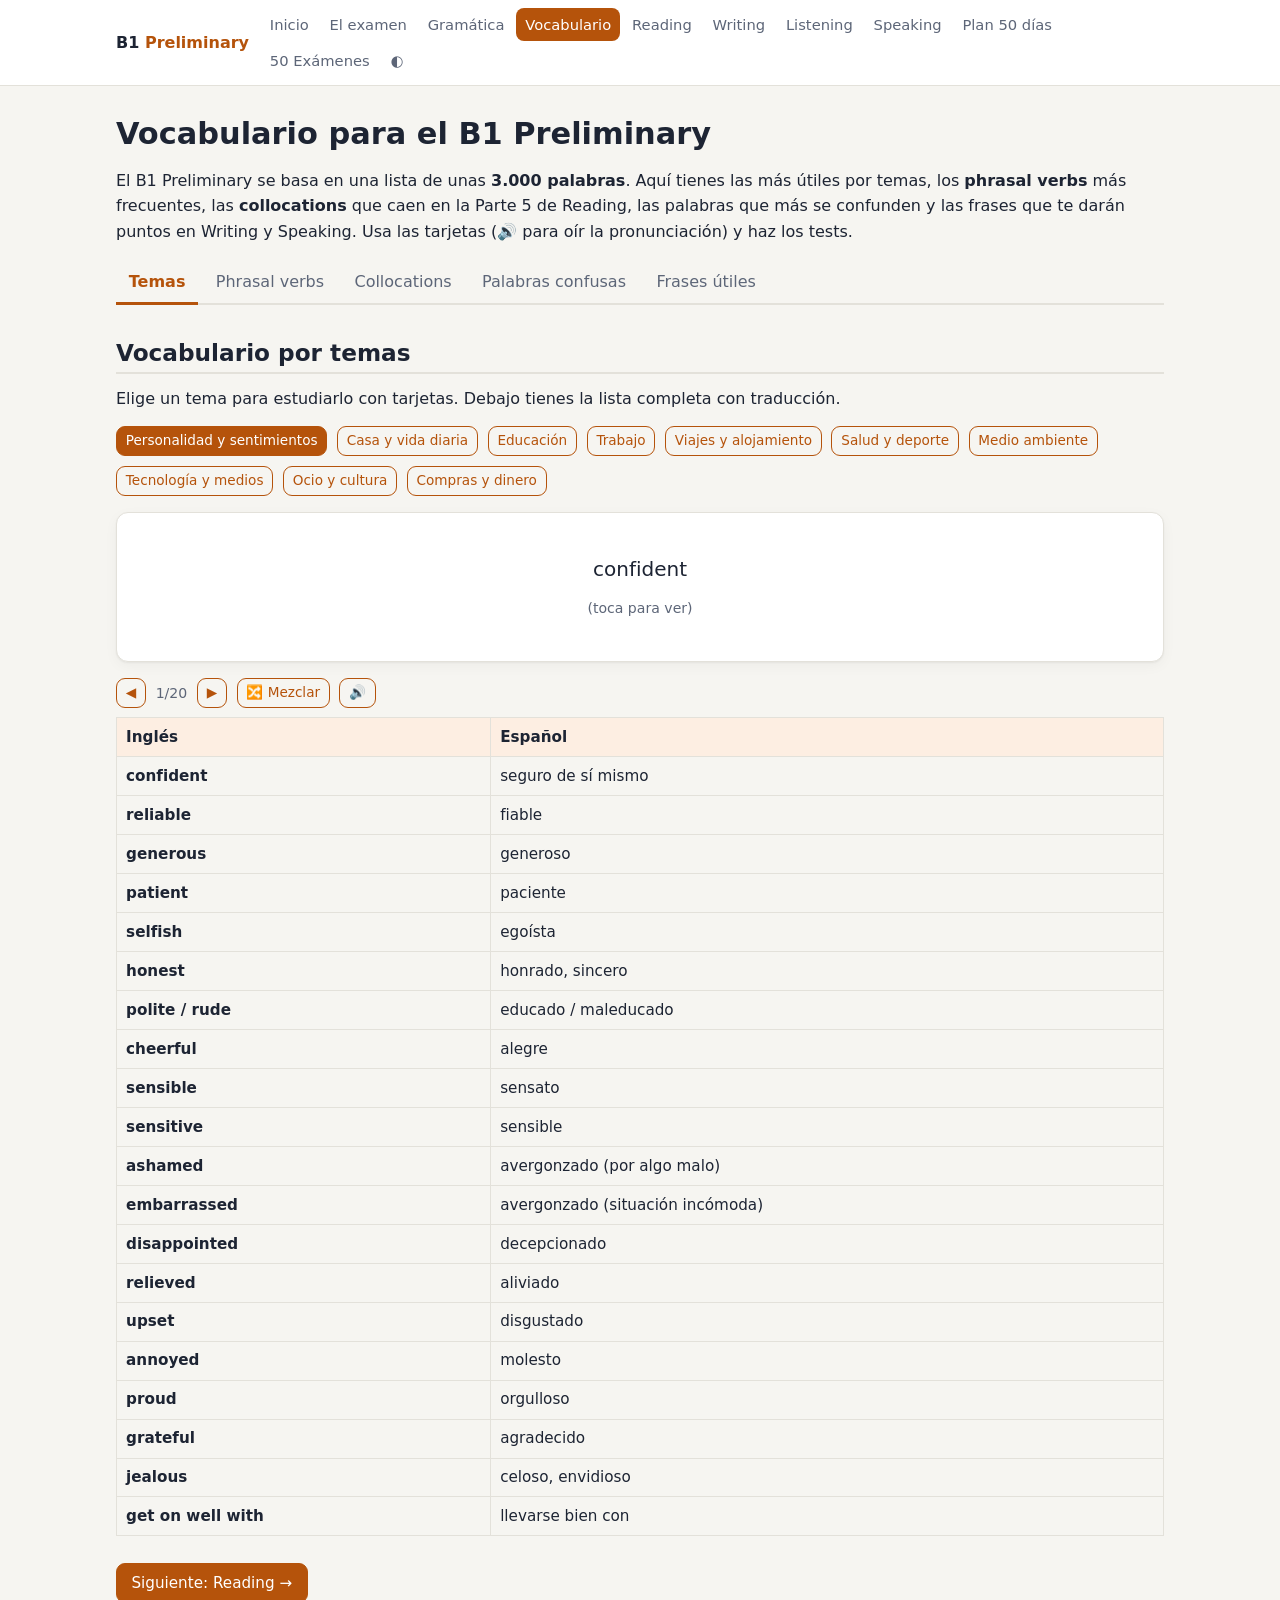
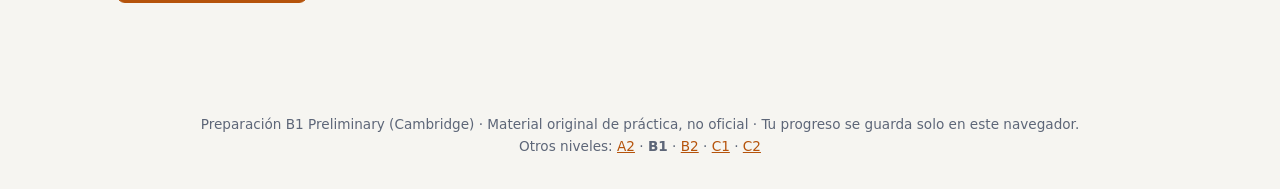
<file: vocabulario.html>
<!doctype html>
<html lang="es">
<head>
<meta charset="utf-8"><meta name="viewport" content="width=device-width,initial-scale=1">
<title>Vocabulario B1 Preliminary</title>
<link rel="stylesheet" href="assets/style.css">
<link rel="icon" href="data:image/svg+xml,<svg xmlns='http://www.w3.org/2000/svg' viewBox='0 0 100 100'><text y='.9em' font-size='90'>🎓</text></svg>">
</head>
<body>
<main class="wrap">
<h1>Vocabulario para el B1 Preliminary</h1>
<p>El B1 Preliminary se basa en una lista de unas <b>3.000 palabras</b>. Aquí tienes las más útiles por temas, los <b>phrasal verbs</b> más frecuentes, las <b>collocations</b> que caen en la Parte 5 de Reading, las palabras que más se confunden y las frases que te darán puntos en Writing y Speaking. Usa las tarjetas (🔊 para oír la pronunciación) y haz los tests.</p>

<div class="tabs-root" id="vtabs">
<div class="tabs"><button>Temas</button><button>Phrasal verbs</button><button>Collocations</button><button>Palabras confusas</button><button>Frases útiles</button></div>

<section class="tabpanel">
  <h2>Vocabulario por temas</h2>
  <p>Elige un tema para estudiarlo con tarjetas. Debajo tienes la lista completa con traducción.</p>
  <div class="row" id="topicBtns"></div>
  <div id="topicFlash"></div>
  <div id="topicTable"></div>
</section>

<section class="tabpanel">
  <h2>Phrasal verbs</h2>
  <p>Verbo + partícula (<i>up, out, off, on…</i>) con un significado nuevo. Aparecen mucho en el Listening y en la Parte 5 de Reading. Apréndelos con un ejemplo, no sueltos.</p>
  <div id="pv"></div>
  <div class="card"><b>✍ Test</b><p class="instr">Elige el phrasal verb correcto.</p><div id="pvQuiz"></div></div>
</section>

<section class="tabpanel">
  <h2>Collocations: palabras que van juntas</h2>
  <p>La Parte 5 de Reading pregunta mucho qué palabra «va» con otra. Las cuatro opciones significan casi lo mismo, pero solo una se combina bien.</p>
  <div id="coll"></div>
  <div class="card"><b>✍ Test</b><p class="instr">Elige la palabra correcta.</p><div id="collQuiz"></div></div>
</section>

<section class="tabpanel">
  <h2>Palabras confusas y falsos amigos</h2>
  <p>Parejas que los hispanohablantes confunden a menudo. Muchas aparecen como distractores en la Parte 5.</p>
  <div id="conf"></div>
  <div class="card"><b>✍ Test</b><div id="confQuiz"></div></div>
</section>

<section class="tabpanel">
  <h2>Frases útiles</h2>
  <p>Apréndelas de memoria: te sirven en el Writing (email, artículo, historia) y en el Speaking.</p>
  <div id="func"></div>
</section>
</div>
<p><a class="btn" href="reading.html">Siguiente: Reading →</a></p>
</main>
<script src="assets/app.js"></script>
<script>
const TOPICS = {
 'Personalidad y sentimientos': [['confident','seguro de sí mismo'],['reliable','fiable'],['generous','generoso'],['patient','paciente'],['selfish','egoísta'],['honest','honrado, sincero'],['polite / rude','educado / maleducado'],['cheerful','alegre'],['sensible','sensato'],['sensitive','sensible'],['ashamed','avergonzado (por algo malo)'],['embarrassed','avergonzado (situación incómoda)'],['disappointed','decepcionado'],['relieved','aliviado'],['upset','disgustado'],['annoyed','molesto'],['proud','orgulloso'],['grateful','agradecido'],['jealous','celoso, envidioso'],['get on well with','llevarse bien con']],
 'Casa y vida diaria': [['household chores','tareas domésticas'],['do the washing-up','fregar los platos'],['do the laundry','hacer la colada'],['tidy up','ordenar'],['vacuum','pasar la aspiradora'],['neighbourhood','barrio'],['flatmate','compañero de piso'],['landlord','casero'],['rent','alquiler'],['bills','facturas'],['furniture','muebles'],['heating','calefacción'],['balcony','balcón'],['downstairs / upstairs','abajo / arriba'],['move house','mudarse'],['commute','ir y volver del trabajo'],['routine','rutina'],['oversleep','quedarse dormido'],['alarm clock','despertador'],['spare room','habitación de invitados']],
 'Educación': [['primary / secondary school','primaria / secundaria'],['university degree','grado universitario'],['subject','asignatura'],['term','trimestre'],['timetable','horario'],['revise','repasar (para un examen)'],['take / sit an exam','hacer un examen'],['pass / fail','aprobar / suspender'],['marks / grades','notas'],['certificate','certificado'],['lecture','clase magistral'],['tutor','tutor'],['assignment','trabajo, tarea'],['essay','redacción'],['skills','habilidades'],['course','curso'],['scholarship','beca'],['graduate','licenciarse; licenciado'],['knowledge','conocimiento'],['cheat','copiar, hacer trampa']],
 'Trabajo': [['apply for a job','solicitar un trabajo'],['application form','formulario de solicitud'],['CV','currículum'],['interview','entrevista'],['employer / employee','empresario / empleado'],['colleague','compañero de trabajo'],['salary / wages','sueldo (mensual / por horas)'],['part-time / full-time','media jornada / jornada completa'],['experience','experiencia'],['career','carrera profesional'],['promotion','ascenso'],['retire','jubilarse'],['unemployed','en paro'],['earn a living','ganarse la vida'],['shift','turno'],['volunteer','voluntario'],['training','formación'],['deadline','fecha límite'],['company','empresa'],['customer','cliente']],
 'Viajes y alojamiento': [['journey','trayecto'],['trip','viaje, excursión'],['travel','viajar'],['destination','destino'],['abroad','en el extranjero'],['book in advance','reservar con antelación'],['accommodation','alojamiento'],['youth hostel','albergue'],['check in / check out','registrarse / dejar el hotel'],['single / double room','habitación individual / doble'],['luggage','equipaje'],['delay','retraso'],['cancel','cancelar'],['flight','vuelo'],['boarding pass','tarjeta de embarque'],['sightseeing','turismo'],['guided tour','visita guiada'],['crowded','abarrotado'],['scenery','paisaje'],['get lost','perderse']],
 'Salud y deporte': [['fit','en forma'],['keep fit','mantenerse en forma'],['diet','dieta, alimentación'],['injury','lesión'],['injure / hurt','lesionarse / hacerse daño'],['sprain your ankle','torcerse el tobillo'],['symptoms','síntomas'],['recover','recuperarse'],['prescription','receta'],['painkiller','analgésico'],['stressed','estresado'],['work out','hacer ejercicio'],['gym','gimnasio'],['competition','competición'],['beat (sb)','ganar a alguien'],['win (a match)','ganar (un partido)'],['coach','entrenador'],['referee','árbitro'],['training session','entrenamiento'],['spectators','espectadores']],
 'Medio ambiente': [['environment','medio ambiente'],['pollution','contaminación'],['climate change','cambio climático'],['global warming','calentamiento global'],['recycle','reciclar'],['waste','residuos; desperdiciar'],['rubbish','basura'],['plastic bag','bolsa de plástico'],['energy','energía'],['solar panel','placa solar'],['save energy','ahorrar energía'],['protect','proteger'],['endangered species','especie en peligro'],['wildlife','fauna'],['habitat','hábitat'],['flood','inundación'],['drought','sequía'],['public transport','transporte público'],['litter','basura en la calle'],['environmentally friendly','respetuoso con el medio ambiente']],
 'Tecnología y medios': [['device','dispositivo'],['app','aplicación'],['download / upload','descargar / subir'],['log in','iniciar sesión'],['password','contraseña'],['social media','redes sociales'],['post','publicar; publicación'],['followers','seguidores'],['online / offline','en línea / sin conexión'],['website','página web'],['search engine','buscador'],['blog','blog'],['podcast','pódcast'],['headline','titular'],['article','artículo'],['journalist','periodista'],['advert','anuncio'],['screen time','tiempo de pantalla'],['charger','cargador'],['update','actualizar']],
 'Ocio y cultura': [['exhibition','exposición'],['gallery','galería'],['audience','público'],['performance','actuación'],['play (theatre)','obra de teatro'],['stage','escenario'],['series','serie'],['episode','episodio'],['novel','novela'],['author','autor'],['plot','argumento'],['character','personaje'],['review','reseña, crítica'],['band','grupo musical'],['festival','festival'],['ticket office','taquilla'],['sold out','agotado'],['hobby','afición'],['take up','empezar (una afición)'],['be into','ser aficionado a']],
 'Compras y dinero': [['afford','permitirse'],['bargain','ganga'],['discount','descuento'],['refund','reembolso'],['receipt','ticket, recibo'],['exchange','cambiar (un producto)'],['try on','probarse'],['fit / suit','quedar bien (talla / estilo)'],['second-hand','de segunda mano'],['brand','marca'],['shop assistant','dependiente'],['queue','cola; hacer cola'],['cash','efectivo'],['change','cambio (dinero)'],['save','ahorrar'],['spend','gastar'],['borrow / lend','pedir prestado / prestar'],['owe','deber (dinero)'],['online shopping','compras por internet'],['delivery','entrega, envío']],
};
const PV = [['get up','levantarse','I get up at seven.'],['wake up','despertarse','I woke up late.'],['look after','cuidar','She looks after her little brother.'],['look for','buscar','I\'m looking for my keys.'],['look forward to','tener ganas de','I\'m looking forward to the holidays.'],['find out','averiguar, enterarse','I found out the truth.'],['give up','dejar (un hábito), rendirse','He gave up smoking.'],['take up','empezar (una afición)','She took up yoga.'],['turn up','presentarse, aparecer','He turned up late.'],['turn down','rechazar; bajar (volumen)','She turned down the offer.'],['put off','aplazar','We put off the meeting.'],['set off','salir (de viaje)','We set off at dawn.'],['carry on','continuar','Carry on working.'],['run out of','quedarse sin','We\'ve run out of milk.'],['get on (with)','llevarse bien (con)','I get on well with my sister.'],['grow up','crecer, criarse','I grew up in Murcia.'],['bring up','criar; sacar (un tema)','She was brought up by her aunt.'],['come across','encontrarse por casualidad','I came across an old photo.'],['pick up','recoger','I\'ll pick you up at eight.'],['fill in','rellenar (formulario)','Fill in this form.'],['break down','averiarse','The car broke down.'],['work out','hacer ejercicio; resolver','I work out at the gym. I can\'t work out the answer.'],['make up','inventar; hacer las paces','He made up an excuse.'],['take off','despegar; quitarse','The plane took off. Take off your shoes.'],['go off','sonar (alarma); estropearse','The alarm went off at six.'],['get over','superar, recuperarse de','She got over the flu.'],['sort out','resolver, organizar','I need to sort out my room.'],['check in','registrarse','We checked in at the hotel.'],['call back','devolver la llamada','I\'ll call you back later.'],['hang out','pasar el rato','We hang out at the park.']];
const COLL = [['make','a decision, a mistake, progress, an effort, money, a complaint, a noise, friends, an appointment, sure'],['do','homework, exercise, research, your best, a course, damage, business, the housework, someone a favour'],['take','a photo, part in, place, care of, a break, an exam, notice of, advantage of, your time'],['have','a good time, an argument, a look, fun, a rest, a go, a chat, an accident'],['pay','attention, a visit, a compliment, by card, in cash'],['keep','in touch, a secret, a promise, calm, fit'],['catch','a bus, a cold, someone\'s attention'],['save','money, time, energy, a file'],['spend','time, money'],['waste','time, money, food'],['break','a record, a promise, the rules, the news'],['tell','the truth, a lie, a story, a joke'],['heavy','rain, traffic, smoker'],['strong','coffee, wind, accent'],['high / low','price, temperature, salary']];
const CONF = [['actually / currently','en realidad / actualmente','Actually, I don\'t agree. She currently lives in Bath.'],['sensible / sensitive','sensato / sensible','A sensible decision. She\'s very sensitive.'],['assist / attend','ayudar / asistir a','I attended the meeting.'],['remember / remind','recordar / recordarle algo a alguien','Remind me to call Ana.'],['rob / steal','robar (a alguien, un sitio) / robar (algo)','They robbed a bank. They stole my bike.'],['raise / rise','levantar, subir (algo) / subir (solo)','Raise your hand. Prices rise.'],['lose / miss','perder (un objeto, un partido) / perder (bus, clase), echar de menos','I lost my keys. I missed the train.'],['win / earn / beat','ganar (premio) / ganar (dinero) / ganar a alguien','We beat them and won the cup.'],['fun / funny','divertido / gracioso','The trip was fun. The joke was funny.'],['career / degree','carrera profesional / carrera universitaria','I\'m doing a degree in law.'],['carpet / folder','alfombra / carpeta',''],['library / bookshop','biblioteca / librería',''],['travel / trip / journey','viajar / viaje, excursión / trayecto','The journey took two hours.'],['say / tell / speak / talk','decir / decir a alguien / hablar (idioma, formal) / charlar','She told me she speaks French.'],['bring / take / fetch','traer / llevar / ir a buscar','Can you fetch my bag?'],['borrow / lend','pedir prestado / prestar','Can you lend me €10?'],['affect / effect','afectar (verbo) / efecto (nombre)','Stress affects sleep. A side effect.'],['notice / news','darse cuenta / noticias','I noticed a change. Good news!'],['economic / cheap','económico (de la economía) / barato','Economic crisis. A cheap hotel.'],['realise / carry out','darse cuenta / realizar','I realised I was wrong. We carried out a survey.']];
const FUNC = [
 ['Email informal: empezar','Hi Sam, / Dear Laura, · Thanks for your email. · It was great to hear from you. · Sorry I haven\'t written for ages. · How are things?'],
 ['Email informal: terminar','Write back soon. · Let me know what you think. · I can\'t wait to see you. · See you soon. · Best wishes, / Love, / Take care,'],
 ['Responder a las notas','Yes, I\'d love to! · That\'s a great idea. · I\'m afraid I can\'t because… · I think the best option is… · Why don\'t we…? · How about…?'],
 ['Dar opinión','In my opinion, … · I think / I believe that… · Personally, I prefer… · I\'m sure that… · As far as I\'m concerned, …'],
 ['Artículo: atraer al lector','Have you ever wondered…? · Imagine… · Let me tell you about… · Most people think… but…'],
 ['Artículo: concluir','All in all, … · To sum up, … · So, if you ever get the chance, … · I\'d definitely recommend it.'],
 ['Historia: tiempo y secuencia','At first, … · A few minutes later, … · Meanwhile, … · Suddenly, … · As soon as… · In the end, … · Eventually, …'],
 ['Historia: emociones','I couldn\'t believe my eyes. · My heart was beating fast. · I was so relieved. · It was the best day of my life. · I\'ll never forget it.'],
 ['Speaking: describir una foto','In this photo I can see… · In the foreground / background… · On the left / right… · It looks like… · They seem to be… · Maybe they are…'],
 ['Speaking: tarea en pareja','Shall we start with…? · What do you think about…? · I agree with you. · That\'s true, but… · I\'m not so sure. · So, have we decided? · Let\'s choose…'],
 ['Speaking: ganar tiempo','That\'s an interesting question. · Let me think… · Well, it depends. · I\'ve never thought about that, but…'],
 ['Speaking: cuando no sabes una palabra','I don\'t know the word, but it\'s a thing you use to… · It\'s a kind of… · It\'s similar to…'],
];
document.addEventListener('DOMContentLoaded', () => {
  const names = Object.keys(TOPICS);
  const showTopic = n => { flashcards($('#topicFlash'), TOPICS[n].map(([en, es]) => [en, es])); vocabTable($('#topicTable'), TOPICS[n], ['Inglés', 'Español']); $$('#topicBtns button').forEach(b => b.classList.toggle('ghost', b.textContent !== n)); };
  $('#topicBtns').innerHTML = names.map(n => `<button class="btn sm ghost">${n}</button>`).join('');
  $$('#topicBtns button').forEach(b => b.onclick = () => showTopic(b.textContent));
  showTopic(names[0]);
  vocabTable($('#pv'), PV, ['Phrasal verb', 'Significado', 'Ejemplo']);
  practice($('#pvQuiz'), 'p1', { text: `We've [1] of bread. Can you buy some? I'm really looking [2] to the concert. My grandmother [3] me when my parents work. Our flight was at six, so we [4] off very early. He was so tired that he [5] up and went home. Can you [6] in this form, please? I [7] up in a small town near the sea.`,
    opts: [['run out', 'given up', 'put off', 'turned down'], ['forward', 'after', 'up', 'out'], ['looks after', 'looks for', 'looks up', 'looks forward'], ['set', 'took', 'got', 'put'], ['gave', 'took', 'turned', 'made'], ['fill', 'find', 'put', 'take'], ['grew', 'brought', 'got', 'took']], ans: [0, 0, 0, 0, 0, 0, 0] });
  vocabTable($('#coll'), COLL, ['Palabra', 'Va con…']);
  practice($('#collQuiz'), 'p1', { text: `I need to [1] a decision soon. She [2] part in a talent show. Please [3] attention to the instructions. We must [4] in touch after the course. Sorry, I [5] a mistake. Thousands of people [6] a visit to the museum every year. There was [7] traffic on the motorway.`,
    opts: [['make', 'do', 'take', 'have'], ['took', 'made', 'did', 'had'], ['pay', 'give', 'make', 'take'], ['keep', 'stay', 'hold', 'stop'], ['made', 'did', 'took', 'had'], ['pay', 'make', 'do', 'give'], ['heavy', 'strong', 'big', 'hard']], ans: [0, 0, 0, 0, 0, 0, 0] });
  vocabTable($('#conf'), CONF, ['Palabras', 'Diferencia', 'Ejemplo']);
  practice($('#confQuiz'), 'p1', { text: `[1], I'm not Spanish – I'm Mexican. Can you [2] me to buy some milk later? Someone [3] my phone on the bus! I [4] the bus and had to walk. Wearing a helmet is a very [5] idea. We [6] the other team 3–0.`,
    opts: [['Actually', 'Currently', 'Really', 'Nowadays'], ['remind', 'remember', 'recall', 'mind'], ['stole', 'robbed', 'took off', 'kept'], ['missed', 'lost', 'left', 'failed'], ['sensible', 'sensitive', 'sense', 'sensational'], ['beat', 'won', 'earned', 'gained']], ans: [0, 0, 0, 0, 0, 0] });
  $('#func').innerHTML = FUNC.map(([h, t]) => `<div class="card"><b>${h}</b><p>${t.split(' · ').map(x => `<span data-say>${x}</span>`).join(' · ')}</p></div>`).join('');
  speakables($('#func'));
});
</script>
</body>
</html>
</file>
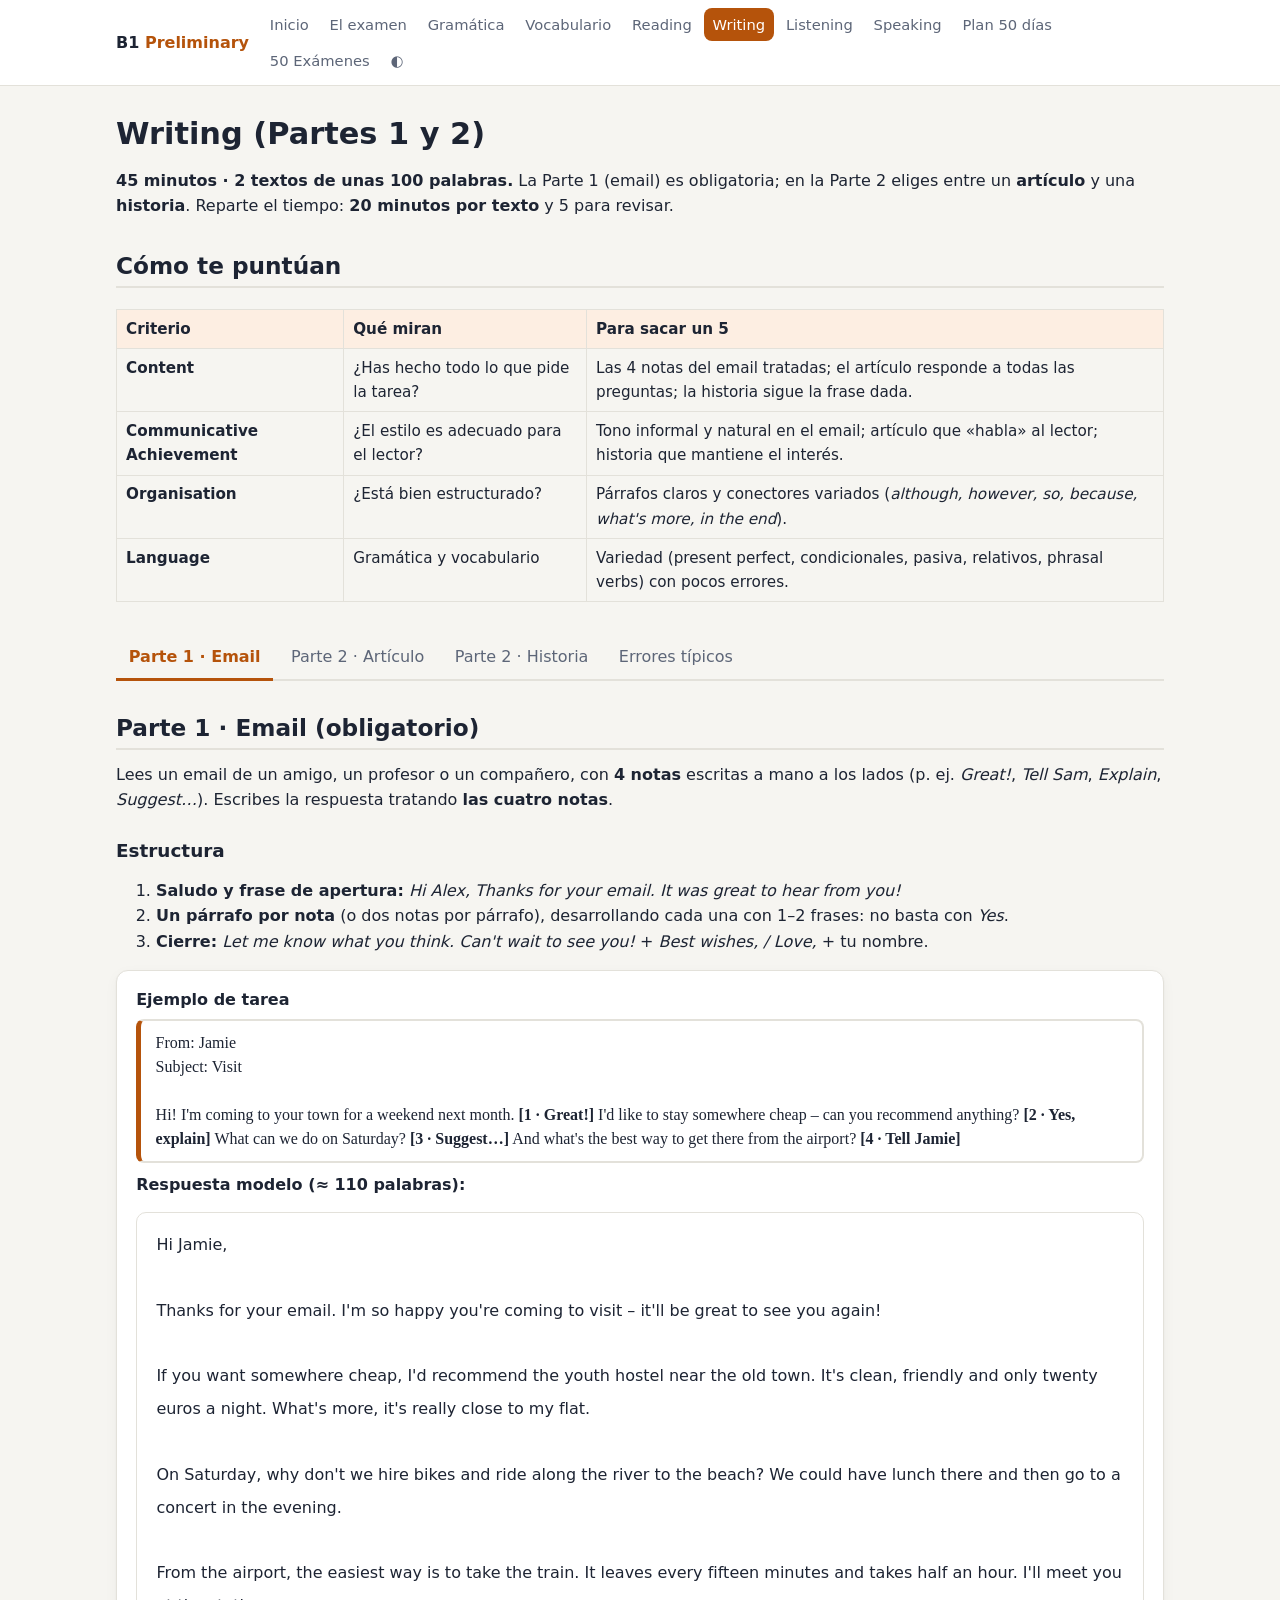
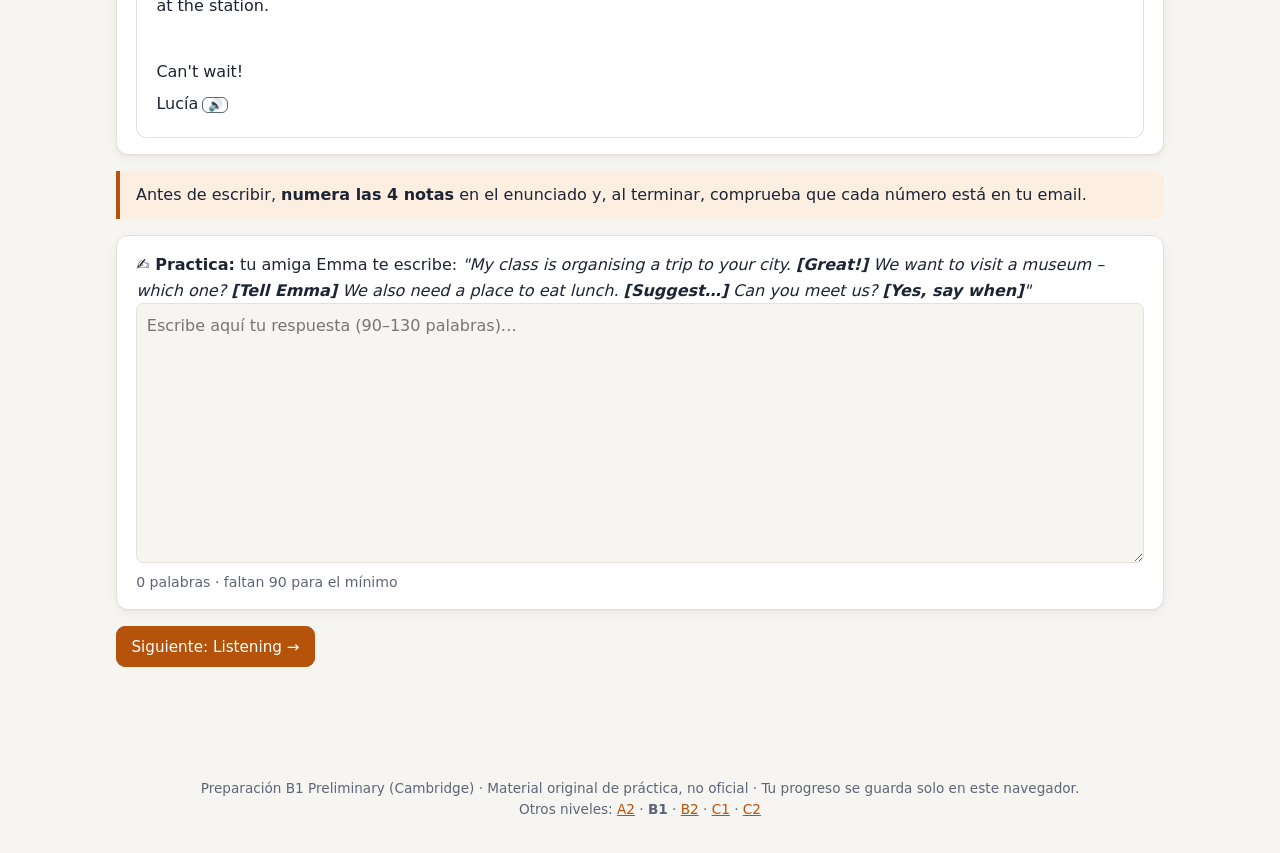
<file: writing.html>
<!doctype html>
<html lang="es">
<head>
<meta charset="utf-8"><meta name="viewport" content="width=device-width,initial-scale=1">
<title>Writing · B1 Preliminary</title>
<link rel="stylesheet" href="assets/style.css">
<link rel="icon" href="data:image/svg+xml,<svg xmlns='http://www.w3.org/2000/svg' viewBox='0 0 100 100'><text y='.9em' font-size='90'>🎓</text></svg>">
</head>
<body>
<main class="wrap">
<h1>Writing (Partes 1 y 2)</h1>
<p><b>45 minutos · 2 textos de unas 100 palabras.</b> La Parte 1 (email) es obligatoria; en la Parte 2 eliges entre un <b>artículo</b> y una <b>historia</b>. Reparte el tiempo: <b>20 minutos por texto</b> y 5 para revisar.</p>

<h2>Cómo te puntúan</h2>
<div class="table-wrap"><table>
<tr><th>Criterio</th><th>Qué miran</th><th>Para sacar un 5</th></tr>
<tr><td><b>Content</b></td><td>¿Has hecho todo lo que pide la tarea?</td><td>Las 4 notas del email tratadas; el artículo responde a todas las preguntas; la historia sigue la frase dada.</td></tr>
<tr><td><b>Communicative Achievement</b></td><td>¿El estilo es adecuado para el lector?</td><td>Tono informal y natural en el email; artículo que «habla» al lector; historia que mantiene el interés.</td></tr>
<tr><td><b>Organisation</b></td><td>¿Está bien estructurado?</td><td>Párrafos claros y conectores variados (<i>although, however, so, because, what's more, in the end</i>).</td></tr>
<tr><td><b>Language</b></td><td>Gramática y vocabulario</td><td>Variedad (present perfect, condicionales, pasiva, relativos, phrasal verbs) con pocos errores.</td></tr>
</table></div>

<div class="tabs-root" id="wtabs">
<div class="tabs"><button>Parte 1 · Email</button><button>Parte 2 · Artículo</button><button>Parte 2 · Historia</button><button>Errores típicos</button></div>

<section class="tabpanel">
<h2>Parte 1 · Email (obligatorio)</h2>
<p>Lees un email de un amigo, un profesor o un compañero, con <b>4 notas</b> escritas a mano a los lados (p. ej. <i>Great!</i>, <i>Tell Sam</i>, <i>Explain</i>, <i>Suggest…</i>). Escribes la respuesta tratando <b>las cuatro notas</b>.</p>
<h3>Estructura</h3>
<ol>
<li><b>Saludo y frase de apertura:</b> <i>Hi Alex, Thanks for your email. It was great to hear from you!</i></li>
<li><b>Un párrafo por nota</b> (o dos notas por párrafo), desarrollando cada una con 1–2 frases: no basta con <i>Yes</i>.</li>
<li><b>Cierre:</b> <i>Let me know what you think. Can't wait to see you!</i> + <i>Best wishes, / Love,</i> + tu nombre.</li>
</ol>
<div class="card"><b>Ejemplo de tarea</b>
<div class="notice">From: Jamie<br>Subject: Visit<br><br>Hi! I'm coming to your town for a weekend next month. <b>[1 · Great!]</b> I'd like to stay somewhere cheap – can you recommend anything? <b>[2 · Yes, explain]</b> What can we do on Saturday? <b>[3 · Suggest…]</b> And what's the best way to get there from the airport? <b>[4 · Tell Jamie]</b></div>
<p><b>Respuesta modelo (≈ 110 palabras):</b></p>
<div class="ex-text" data-say>Hi Jamie,<br><br>Thanks for your email. I'm so happy you're coming to visit – it'll be great to see you again!<br><br>If you want somewhere cheap, I'd recommend the youth hostel near the old town. It's clean, friendly and only twenty euros a night. What's more, it's really close to my flat.<br><br>On Saturday, why don't we hire bikes and ride along the river to the beach? We could have lunch there and then go to a concert in the evening.<br><br>From the airport, the easiest way is to take the train. It leaves every fifteen minutes and takes half an hour. I'll meet you at the station.<br><br>Can't wait!<br>Lucía</div>
</div>
<div class="tip">Antes de escribir, <b>numera las 4 notas</b> en el enunciado y, al terminar, comprueba que cada número está en tu email.</div>
<div class="card"><b>✍ Practica:</b> tu amiga Emma te escribe: <i>"My class is organising a trip to your city. <b>[Great!]</b> We want to visit a museum – which one? <b>[Tell Emma]</b> We also need a place to eat lunch. <b>[Suggest…]</b> Can you meet us? <b>[Yes, say when]</b>"</i><div id="wp1"></div></div>
</section>

<section class="tabpanel">
<h2>Parte 2 · Artículo</h2>
<p>Ves un anuncio en una revista o web en inglés: <i>"Articles wanted! Tell us about your favourite place to relax. What do you do there? Why do you like it? The best articles will be published."</i> Debes <b>responder a todas las preguntas</b> y dar tu opinión.</p>
<h3>Estructura</h3>
<ol>
<li><b>Título</b> atractivo: <i>My secret paradise</i>.</li>
<li><b>Introducción</b> que enganche al lector: una pregunta (<i>Have you ever…?</i>) o una frase sorprendente.</li>
<li><b>Desarrollo</b> (1–2 párrafos): responde a las preguntas con ejemplos y detalles.</li>
<li><b>Conclusión</b> con tu opinión o una recomendación: <i>So, if you ever need to relax, give it a try!</i></li>
</ol>
<div class="ex-text" data-say><b>My secret paradise</b><br><br>Where do you go when life gets too busy? For me, the answer is easy: my grandparents' garden in a small village near Teruel.<br><br>There's an old fig tree in the corner, and I love lying in its shade with a good book. Sometimes I help my grandfather with the vegetables, or we just sit and chat while the birds sing. There's no Wi-Fi, which at first I hated, but now I think it's the best thing about the place.<br><br>Why do I like it so much? Because time seems to slow down there. I always come home calm and full of energy.<br><br>So, if you have a quiet place like this, don't forget to visit it often!</div>
<div class="card"><b>✍ Practica:</b> <i>"Articles wanted! What's the best present you have ever received? Who gave it to you, and why was it special?"</i><div id="wp2"></div></div>
</section>

<section class="tabpanel">
<h2>Parte 2 · Historia</h2>
<p>Te dan <b>la primera frase</b> de la historia: <i>"As soon as Lucy opened the door, she knew something was wrong."</i> Debes <b>continuarla</b> (misma persona, mismo tiempo verbal) y darle un final.</p>
<h3>Claves</h3>
<ul>
<li>Usa <b>tiempos pasados</b> variados: past simple, past continuous (<i>was waiting</i>), past perfect (<i>had forgotten</i>).</li>
<li>Conectores de tiempo: <i>at first, then, a few minutes later, suddenly, while, as soon as, in the end</i>.</li>
<li>Vocabulario de emociones y descripción: <i>terrified, relieved, delighted, a strange noise, pitch dark</i>.</li>
<li>Algo de <b>diálogo</b> da vida: <i>"Who's there?" she whispered.</i></li>
<li>Un <b>final claro</b> (con sorpresa si es posible). No termines con «and then I woke up».</li>
</ul>
<div class="ex-text" data-say>As soon as Lucy opened the door, she knew something was wrong. The living room was dark and the window was wide open, although she was sure she had closed it that morning.<br><br>Her heart was beating fast. Then she heard a noise coming from the kitchen. "Who's there?" she whispered, picking up an umbrella.<br><br>Slowly, she walked towards the kitchen and switched on the light. There, sitting on the table and eating the remains of her dinner, was an enormous grey cat!<br><br>Lucy started laughing with relief. The cat looked at her as if it lived there. In the end, she gave it some milk – and it has been living with her ever since.</div>
<div class="card"><b>✍ Practica:</b> <i>Your story must begin with this sentence: "I was walking home when my phone rang."</i><div id="wp3"></div></div>
</section>

<section class="tabpanel">
<h2>Errores típicos (y cómo evitarlos)</h2>
<div class="table-wrap"><table>
<tr><th>❌ Incorrecto</th><th>✅ Correcto</th><th>Por qué</th></tr>
<tr><td>I am agree.</td><td>I agree.</td><td>agree es verbo.</td></tr>
<tr><td>It depends of the weather.</td><td>It depends on the weather.</td><td>depend on.</td></tr>
<tr><td>I'm looking forward to see you.</td><td>I'm looking forward to seeing you.</td><td>to es preposición → -ing.</td></tr>
<tr><td>The people is very friendly.</td><td>The people are very friendly.</td><td>people es plural.</td></tr>
<tr><td>I have been there last year.</td><td>I went there last year.</td><td>Momento concreto → past simple.</td></tr>
<tr><td>She explained me the problem.</td><td>She explained the problem to me.</td><td>explain sth to sb.</td></tr>
<tr><td>I want that you come.</td><td>I want you to come.</td><td>want + objeto + to.</td></tr>
<tr><td>Is very interesting.</td><td>It is very interesting.</td><td>Siempre hace falta sujeto.</td></tr>
<tr><td>an information, advices</td><td>some information, some advice</td><td>Incontables.</td></tr>
<tr><td>Despite it was raining…</td><td>Although it was raining… / Despite the rain…</td><td>despite + nombre/-ing.</td></tr>
</table></div>
<div class="key"><b>Revisión final (2 minutos por texto):</b> ¿4 notas / todas las preguntas? ¿unas 100 palabras? ¿párrafos? ¿sujeto en todas las frases? ¿concordancia (he works)? ¿tiempos verbales coherentes? ¿ortografía de las palabras del enunciado?</div>
</section>
</div>
<p><a class="btn" href="listening.html">Siguiente: Listening →</a></p>
</main>
<script src="assets/app.js"></script>
<script>
document.addEventListener('DOMContentLoaded', () => {
  $('#wp1').append(writingBox('w1', 90, 130));
  $('#wp2').append(writingBox('w2', 90, 130));
  $('#wp3').append(writingBox('w3', 90, 130));
  speakables(document.body);
});
</script>
</body>
</html>
</file>
<file: assets/style.css>
:root{
  --bg:#f6f5f1; --card:#ffffff; --ink:#1d2433; --muted:#5d6678; --line:#e3e1da;
  --brand:#b5530b; --brand-2:#fdeee2; --ok:#1d7a43; --ok-bg:#e3f4ea; --bad:#b3261e; --bad-bg:#fbe7e5;
  --warn:#9a6200; --warn-bg:#fff3d6; --code:#f1efe8; --shadow:0 1px 2px rgba(0,0,0,.05),0 4px 14px rgba(0,0,0,.04);
  --radius:12px; --maxw:1080px;
}
@media (prefers-color-scheme: dark){
  :root:not([data-theme="light"]){
    --bg:#12151c; --card:#1b1f29; --ink:#e7e9ee; --muted:#9aa3b5; --line:#2c3240;
    --brand:#ffaa66; --brand-2:#3d2614; --ok:#5fd08f; --ok-bg:#16301f; --bad:#ff8a80; --bad-bg:#3a1c1a;
    --warn:#ffc86b; --warn-bg:#3a2e12; --code:#232837; --shadow:none;
  }
}
:root[data-theme="dark"]{
  --bg:#12151c; --card:#1b1f29; --ink:#e7e9ee; --muted:#9aa3b5; --line:#2c3240;
  --brand:#ffaa66; --brand-2:#3d2614; --ok:#5fd08f; --ok-bg:#16301f; --bad:#ff8a80; --bad-bg:#3a1c1a;
  --warn:#ffc86b; --warn-bg:#3a2e12; --code:#232837; --shadow:none;
}
*{box-sizing:border-box}
html{-webkit-text-size-adjust:100%}
body{margin:0;background:var(--bg);color:var(--ink);font:16px/1.6 system-ui,-apple-system,"Segoe UI",Roboto,Ubuntu,sans-serif}
a{color:var(--brand)}
h1,h2,h3,h4{line-height:1.25;margin:1.4em 0 .5em}
h1{font-size:1.9rem;margin-top:.4em}
h2{font-size:1.45rem;border-bottom:2px solid var(--line);padding-bottom:.25em}
h3{font-size:1.15rem}
p{margin:.5em 0 .9em}
code,kbd{background:var(--code);padding:.1em .35em;border-radius:5px;font-size:.92em}
table{border-collapse:collapse;width:100%;margin:.6em 0 1.2em;font-size:.95rem}
th,td{border:1px solid var(--line);padding:.45em .6em;text-align:left;vertical-align:top}
th{background:var(--brand-2)}
.table-wrap{overflow-x:auto}

/* Header / nav */
.topbar{position:sticky;top:0;z-index:20;background:var(--card);border-bottom:1px solid var(--line)}
.topbar .in{max-width:var(--maxw);margin:0 auto;padding:.5rem 16px;display:flex;align-items:center;gap:.75rem;flex-wrap:wrap}
.logo{font-weight:800;text-decoration:none;color:var(--ink);white-space:nowrap}
.logo span{color:var(--brand)}
.nav{display:flex;gap:.2rem;flex-wrap:wrap;flex:1}
.nav a{text-decoration:none;color:var(--muted);padding:.3rem .55rem;border-radius:8px;font-size:.92rem;white-space:nowrap}
.nav a:hover{background:var(--brand-2);color:var(--ink)}
.nav a.on{background:var(--brand);color:#fff}
.btn.menu-btn{display:none}
@media (max-width:820px){
  .btn.menu-btn{display:inline-flex;margin-left:auto}
  .nav{display:none;flex-basis:100%}
  .nav.open{display:flex}
}
.wrap{max-width:var(--maxw);margin:0 auto;padding:1rem 16px 4rem}
footer{color:var(--muted);font-size:.85rem;text-align:center;padding:2rem 16px}

/* Components */
.card{background:var(--card);border:1px solid var(--line);border-radius:var(--radius);padding:1rem 1.2rem;margin:1rem 0;box-shadow:var(--shadow)}
.grid{display:grid;gap:1rem;grid-template-columns:repeat(auto-fill,minmax(240px,1fr))}
.tile{display:block;text-decoration:none;color:var(--ink);background:var(--card);border:1px solid var(--line);border-radius:var(--radius);padding:1rem;box-shadow:var(--shadow);transition:transform .1s}
.tile:hover{transform:translateY(-2px);border-color:var(--brand)}
.tile h3{margin:.1em 0 .3em}
.tile p{margin:0;color:var(--muted);font-size:.93rem}
.tip,.warn,.key{border-left:4px solid var(--brand);background:var(--brand-2);padding:.7rem 1rem;border-radius:0 10px 10px 0;margin:1rem 0}
.warn{border-color:var(--warn);background:var(--warn-bg)}
.key{border-color:var(--ok);background:var(--ok-bg)}
.tip>:first-child,.warn>:first-child,.key>:first-child{margin-top:0}
.tip>:last-child,.warn>:last-child,.key>:last-child{margin-bottom:0}
.muted{color:var(--muted)}
.small{font-size:.88rem}
.pill{display:inline-block;background:var(--brand-2);color:var(--brand);border-radius:99px;padding:.05em .6em;font-size:.82rem;font-weight:600}
.btn{display:inline-flex;align-items:center;gap:.35em;border:1px solid var(--brand);background:var(--brand);color:#fff;padding:.45rem .9rem;border-radius:9px;font:inherit;font-size:.95rem;cursor:pointer;text-decoration:none}
.btn:hover{filter:brightness(1.08)}
.btn.ghost{background:transparent;color:var(--brand)}
.btn.sm{padding:.2rem .55rem;font-size:.85rem}
.btn[disabled]{opacity:.5;cursor:not-allowed}
.row{display:flex;gap:.6rem;flex-wrap:wrap;align-items:center}
details{background:var(--card);border:1px solid var(--line);border-radius:10px;padding:.5rem .9rem;margin:.6rem 0}
details summary{cursor:pointer;font-weight:600}
details[open] summary{margin-bottom:.5rem}
.toc{columns:2;column-gap:2rem}
@media (max-width:640px){.toc{columns:1}}
.ex{font-style:italic;color:var(--muted)}
.en{font-weight:600}
ul.tight li{margin:.15em 0}

/* Tabs */
.tabs{display:flex;gap:.3rem;flex-wrap:wrap;border-bottom:2px solid var(--line);margin:1rem 0}
.tabs button{border:0;background:none;font:inherit;padding:.5rem .8rem;cursor:pointer;color:var(--muted);border-bottom:3px solid transparent;margin-bottom:-2px}
.tabs button.on{color:var(--brand);border-bottom-color:var(--brand);font-weight:700}
.tabpanel{display:none}
.tabpanel.on{display:block}

/* Exercises */
.ex-text{background:var(--card);border:1px solid var(--line);border-radius:10px;padding:1rem 1.2rem;line-height:2.05}
.ex-text p{margin:.3em 0 .8em}
.gap{white-space:nowrap}
.gap b{display:inline-block;min-width:1.4em;text-align:center;background:var(--brand);color:#fff;border-radius:5px;font-size:.78rem;margin-right:.2em;line-height:1.5}
select,input[type=text],textarea{font:inherit;color:var(--ink);background:var(--bg);border:1px solid var(--line);border-radius:7px;padding:.15rem .35rem;max-width:100%}
input[type=text]{width:9.5em;line-height:1.3}
select{line-height:1.3}
.p4 input[type=text], .l2 input[type=text]{width:16em}
textarea{width:100%;min-height:260px;padding:.6rem;line-height:1.5}
select:focus,input:focus,textarea:focus{outline:2px solid var(--brand);outline-offset:1px}
.stem{font-weight:700;font-size:.78rem;letter-spacing:.04em;color:var(--brand);margin-left:.25em}
.is-ok{background:var(--ok-bg)!important;border-color:var(--ok)!important;color:var(--ok)!important}
.is-bad{background:var(--bad-bg)!important;border-color:var(--bad)!important;color:var(--bad)!important}
.fix{color:var(--ok);font-weight:700;font-size:.88rem;margin-left:.3em;white-space:normal}
.accept{font-size:.75rem;padding:0 .4em;margin-left:.3em;border:1px solid var(--muted);background:transparent;color:var(--muted);border-radius:6px;cursor:pointer}
.explain{display:block;font-size:.88rem;color:var(--muted);background:var(--code);border-radius:7px;padding:.3rem .6rem;margin:.3rem 0 .6rem;line-height:1.5;white-space:normal}
.q{margin:.8rem 0 1rem;padding-bottom:.6rem;border-bottom:1px dashed var(--line)}
.q:last-child{border-bottom:0}
.q .qt{font-weight:600;margin-bottom:.3rem}
.opt{display:flex;gap:.5rem;align-items:flex-start;padding:.2rem .4rem;border-radius:7px;cursor:pointer;line-height:1.45}
.opt:hover{background:var(--brand-2)}
.opt input{margin-top:.3em}
.opt.is-ok,.opt.is-bad{border:1px solid}
.two-col{display:grid;grid-template-columns:1.15fr 1fr;gap:1rem;align-items:start}
@media (max-width:860px){.two-col{grid-template-columns:1fr}}
.sticky{position:sticky;top:64px;max-height:calc(100vh - 80px);overflow:auto}
@media (max-width:860px){.sticky{position:static;max-height:none}}
.sents li{margin:.3rem 0}
.gapline{display:block;margin:.6rem 0;padding:.4rem .6rem;border:2px dashed var(--brand);border-radius:8px;line-height:1.4}
.sec-h{font-weight:800;color:var(--brand)}
.p4item{margin:1rem 0;padding:.7rem .9rem;background:var(--card);border:1px solid var(--line);border-radius:10px}
.p4item .kw{font-weight:800;letter-spacing:.05em;background:var(--brand-2);color:var(--brand);padding:.05em .5em;border-radius:5px}
.score{font-size:1.1rem;font-weight:700;padding:.6rem 1rem;border-radius:10px;background:var(--brand-2);margin:1rem 0}
.score.good{background:var(--ok-bg);color:var(--ok)}
.score.mid{background:var(--warn-bg);color:var(--warn)}
.score.low{background:var(--bad-bg);color:var(--bad)}
.audio-bar{display:flex;gap:.5rem;align-items:center;flex-wrap:wrap;padding:.5rem .7rem;background:var(--brand-2);border-radius:10px;margin:.6rem 0}
.plays{font-size:.85rem;color:var(--muted)}
.transcript{font-size:.93rem}
.transcript p{margin:.25em 0}
.wc{font-size:.88rem;color:var(--muted)}
.timer{font-variant-numeric:tabular-nums;font-weight:700;background:var(--card);border:1px solid var(--line);padding:.25rem .6rem;border-radius:8px}
.timer.late{color:var(--bad);border-color:var(--bad)}
.paper-head{display:flex;justify-content:space-between;align-items:center;gap:.6rem;flex-wrap:wrap}
.part-title{margin-top:2rem}
.instr{font-style:italic;color:var(--muted);margin:.2rem 0 .8rem}

/* Flashcards */
.flash{min-height:150px;display:flex;flex-direction:column;align-items:center;justify-content:center;text-align:center;cursor:pointer;font-size:1.25rem;user-select:none}
.flash .back{font-size:1rem;color:var(--muted);margin-top:.6rem}

/* Exams grid */
.exams{display:grid;gap:.6rem;grid-template-columns:repeat(auto-fill,minmax(150px,1fr))}
.exams a{display:block;text-decoration:none;color:var(--ink);background:var(--card);border:1px solid var(--line);border-radius:10px;padding:.7rem;text-align:center}
.exams a:hover{border-color:var(--brand)}
.exams a .n{font-size:1.4rem;font-weight:800;color:var(--brand)}
.exams a.done{border-color:var(--ok);background:var(--ok-bg)}
.exams a .s{font-size:.8rem;color:var(--muted)}
.bar{height:10px;background:var(--line);border-radius:99px;overflow:hidden}
.bar>i{display:block;height:100%;background:var(--ok)}
.crit{display:grid;grid-template-columns:1fr auto;gap:.3rem .8rem;align-items:center;max-width:560px}
.rec{display:flex;gap:.5rem;align-items:center;flex-wrap:wrap;margin:.5rem 0}
.photo{background:var(--code);border-radius:10px;padding:.6rem .8rem;margin:.4rem 0;font-size:.95rem}
.photo b{color:var(--brand)}
@media print{.topbar,.audio-bar,.btn{display:none}}

/* Añadidos para los formatos de otros niveles */
.notice{background:var(--card);border:2px solid var(--line);border-left:5px solid var(--brand);border-radius:8px;padding:.6rem .9rem;margin:.4rem 0 .6rem;line-height:1.5;font-family:Georgia,"Times New Roman",serif}
.notice ul{margin:.3rem 0 .5rem}
.extract{padding-bottom:.4rem}
.extract .q{border-bottom:0}
.lvl{display:inline-block;font-weight:800;border-radius:8px;padding:.05em .45em;background:var(--brand);color:#fff}
</file>
